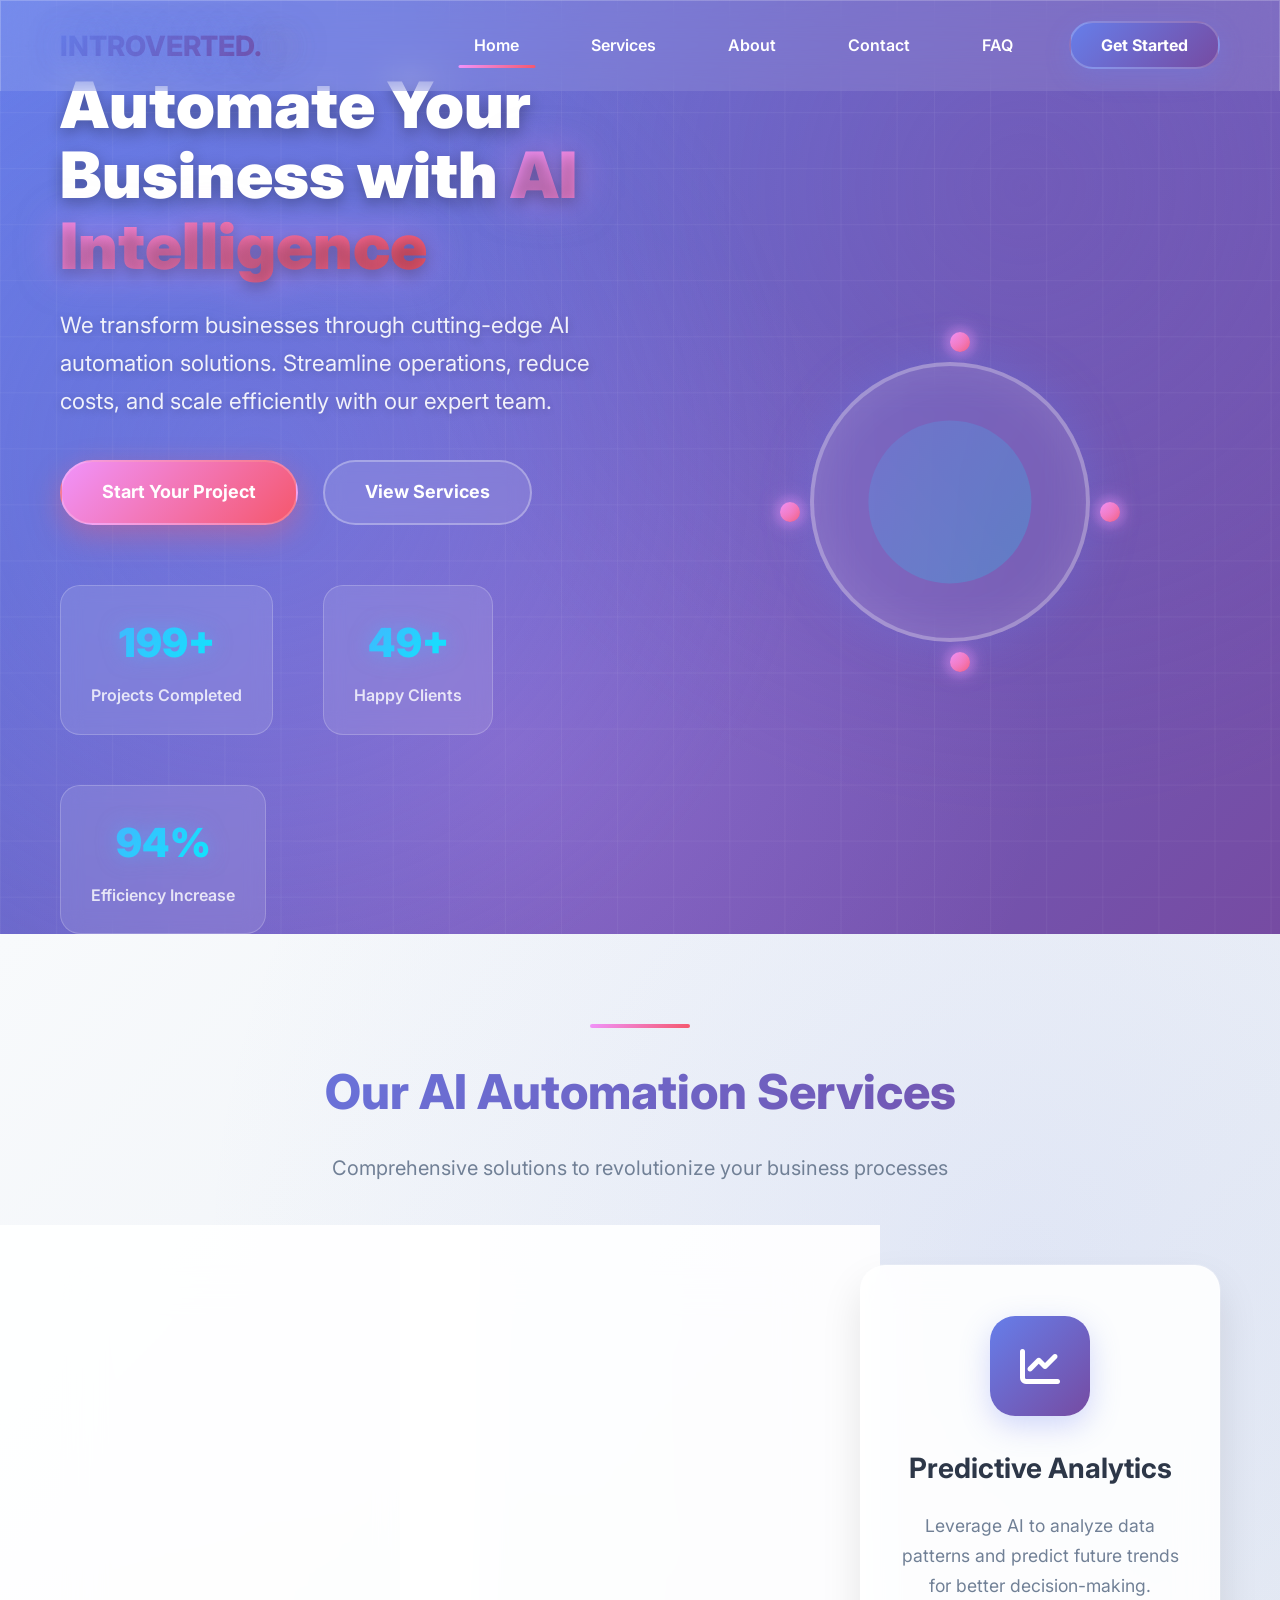
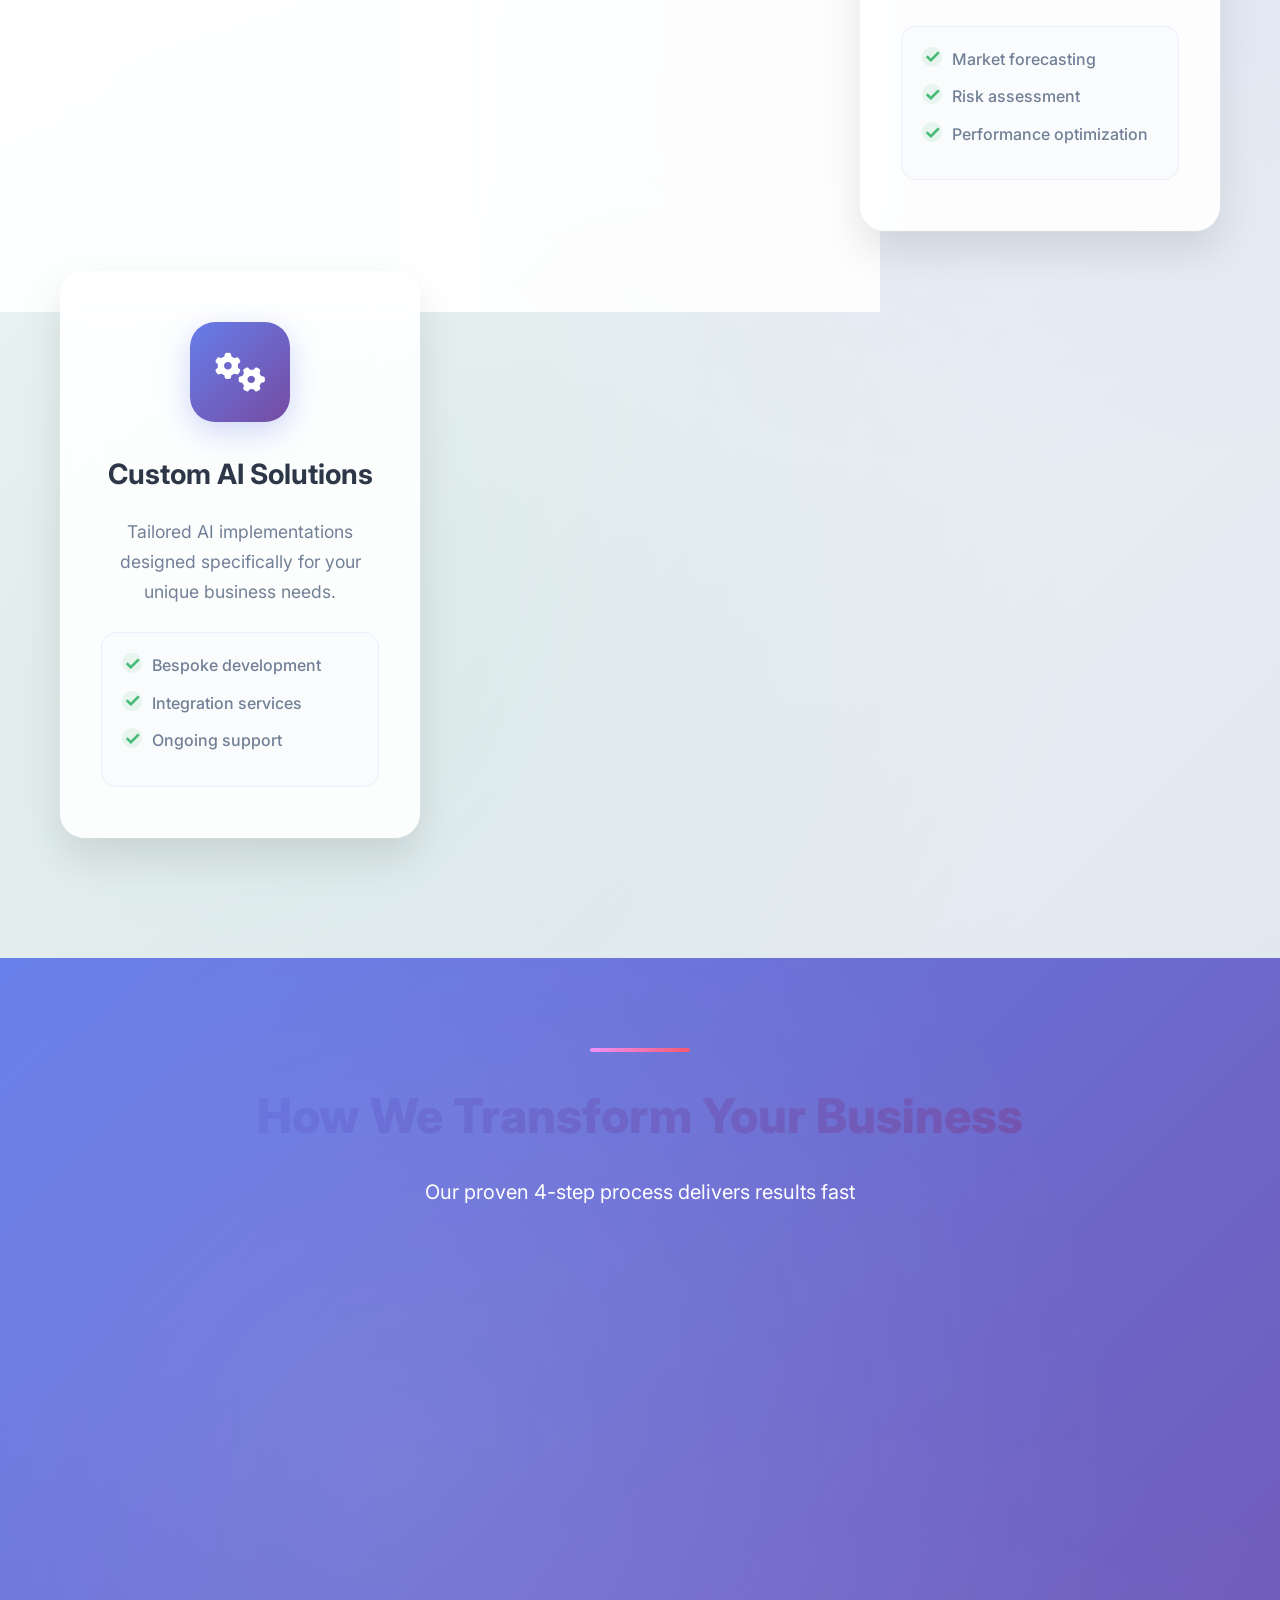
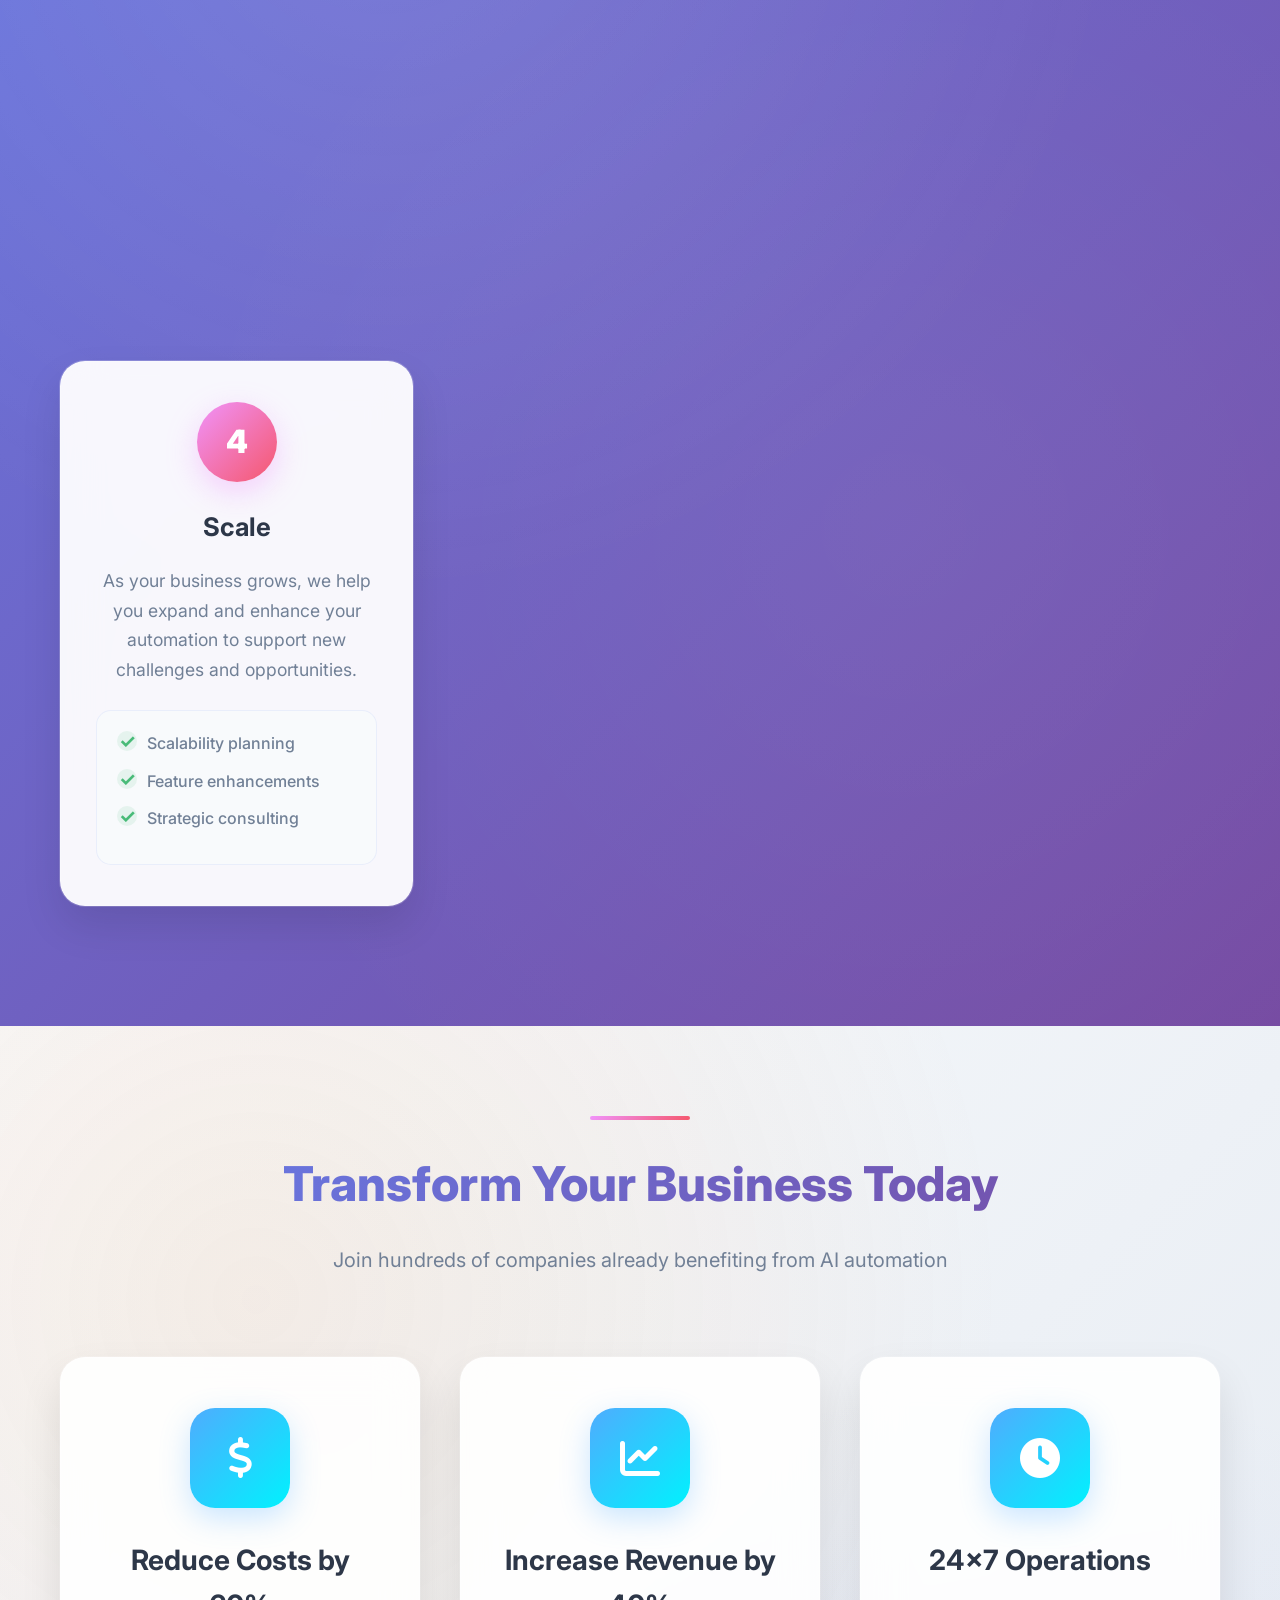
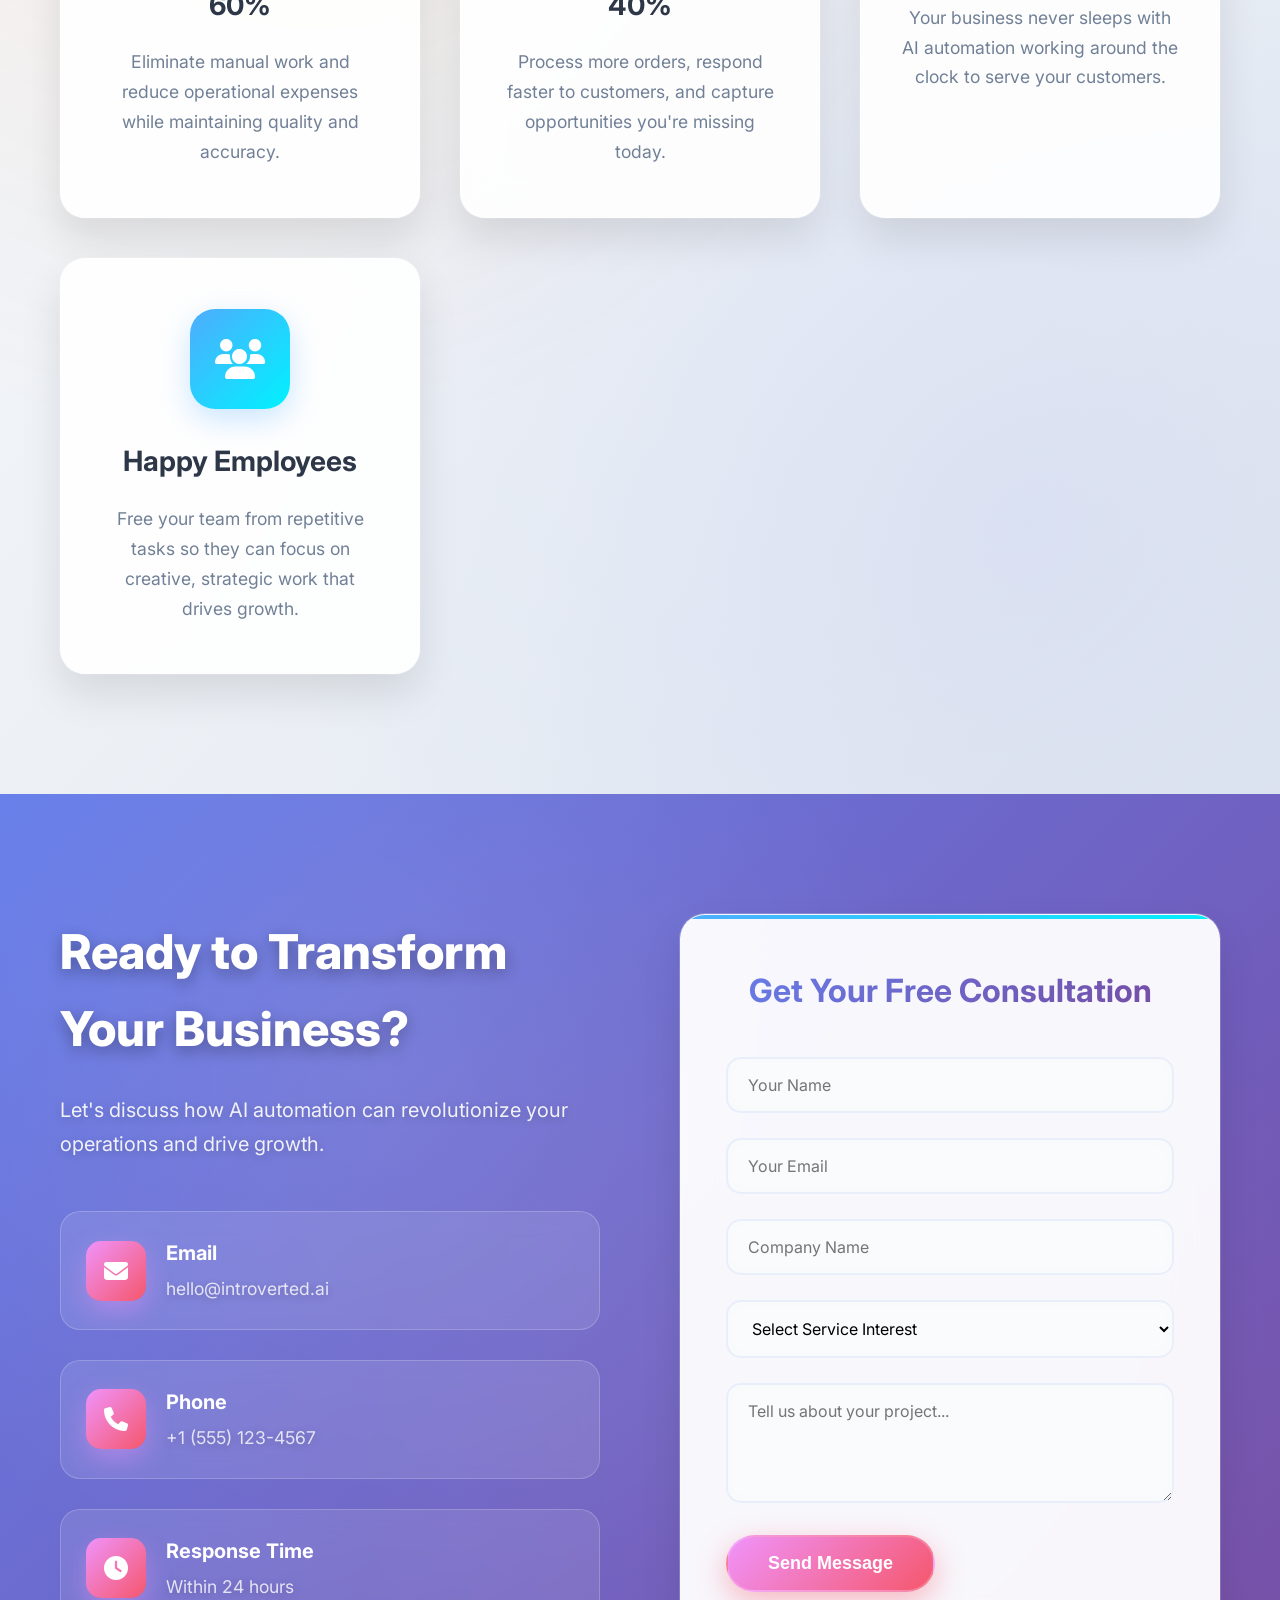
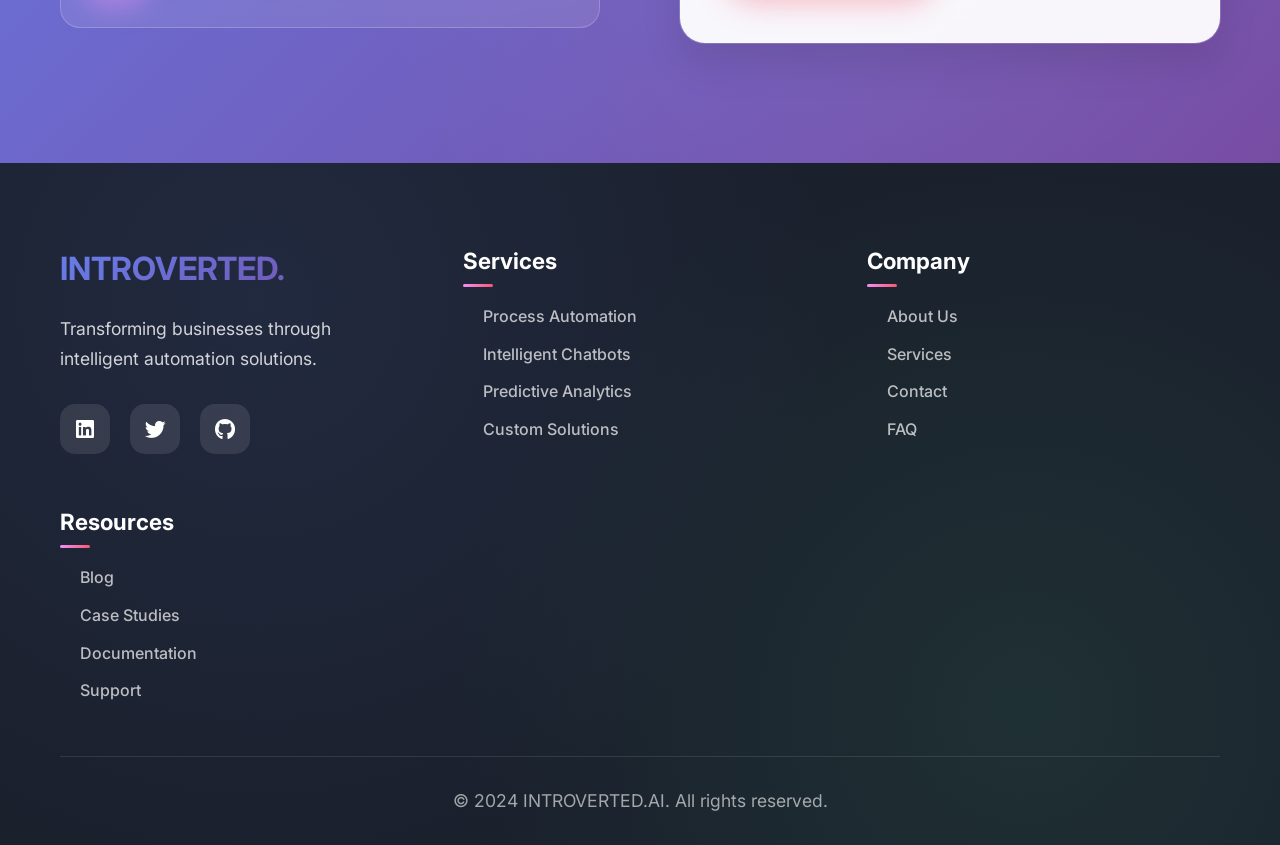
<file: index.html>
<!DOCTYPE html>
<html lang="en">
<head>
    <meta charset="UTF-8">
    <meta name="viewport" content="width=device-width, initial-scale=1.0">
    
    <!-- Enhanced Meta Tags for SEO and Social Media -->
    <title>INTROVERTED.AI - AI Automation Agency | Transform Your Business with AI</title>
    <meta name="description" content="Transform your business with cutting-edge AI automation solutions. Streamline operations, reduce costs by 60%, and scale efficiently with our expert team.">
    <meta name="keywords" content="AI automation, business automation, artificial intelligence, process automation, chatbots, predictive analytics">
    <meta name="author" content="INTROVERTED.AI">
    
    <!-- Open Graph Meta Tags -->
    <meta property="og:title" content="INTROVERTED.AI - AI Automation Agency">
    <meta property="og:description" content="Transform your business with cutting-edge AI automation solutions. Streamline operations, reduce costs by 60%, and scale efficiently.">
    <meta property="og:type" content="website">
    <meta property="og:url" content="https://introverted.ai">
    <meta property="og:image" content="https://introverted.ai/assets/og-image.jpg">
    
    <!-- Twitter Card Meta Tags -->
    <meta name="twitter:card" content="summary_large_image">
    <meta name="twitter:title" content="INTROVERTED.AI - AI Automation Agency">
    <meta name="twitter:description" content="Transform your business with cutting-edge AI automation solutions.">
    <meta name="twitter:image" content="https://introverted.ai/assets/twitter-image.jpg">
    
    <!-- Favicon -->
    <link rel="icon" type="image/x-icon" href="/favicon.ico">
    <link rel="apple-touch-icon" sizes="180x180" href="/apple-touch-icon.png">
    
    <!-- Preload Critical Resources -->
    <link rel="preload" href="https://fonts.googleapis.com/css2?family=Inter:wght@300;400;500;600;700;800;900&display=swap" as="style">
    <link rel="preload" href="styles.css" as="style">
    
    <!-- Stylesheets -->
    <link rel="stylesheet" href="styles.css">
    <link href="https://fonts.googleapis.com/css2?family=Inter:wght@300;400;500;600;700;800;900&display=swap" rel="stylesheet">
    <link rel="stylesheet" href="https://cdnjs.cloudflare.com/ajax/libs/font-awesome/6.4.0/css/all.min.css">
    
    <!-- Structured Data for SEO -->
    <script type="application/ld+json">
    {
        "@context": "https://schema.org",
        "@type": "Organization",
        "name": "INTROVERTED.AI",
        "url": "https://introverted.ai",
        "logo": "https://introverted.ai/logo.png",
        "description": "AI Automation Agency transforming businesses through intelligent automation solutions",
        "address": {
            "@type": "PostalAddress",
            "addressCountry": "US"
        },
        "contactPoint": {
            "@type": "ContactPoint",
            "telephone": "+1-555-123-4567",
            "contactType": "Customer Service",
            "email": "hello@introverted.ai"
        },
        "sameAs": [
            "https://linkedin.com/company/introverted-ai",
            "https://twitter.com/introverted_ai"
        ]
    }
    </script>
</head>
<body>
    <!-- Skip to main content for accessibility -->
    <a href="#main" class="skip-link" style="position: absolute; left: -9999px; width: 1px; height: 1px; overflow: hidden;">Skip to main content</a>
    
    <!-- Navigation -->
    <nav class="navbar" role="navigation" aria-label="Main navigation">
        <div class="nav-container">
            <div class="nav-logo">
                <h2 aria-label="INTROVERTED.AI - Home">INTROVERTED.<span class="ai-text">AI</span></h2>
            </div>
            <ul class="nav-menu" role="menubar">
                <li class="nav-item" role="none">
                    <a href="index.html" class="nav-link active" role="menuitem" aria-current="page">Home</a>
                </li>
                <li class="nav-item" role="none">
                    <a href="services.html" class="nav-link" role="menuitem">Services</a>
                </li>
                <li class="nav-item" role="none">
                    <a href="about.html" class="nav-link" role="menuitem">About</a>
                </li>
                <li class="nav-item" role="none">
                    <a href="contact.html" class="nav-link" role="menuitem">Contact</a>
                </li>
                <li class="nav-item" role="none">
                    <a href="faq.html" class="nav-link" role="menuitem">FAQ</a>
                </li>
                <li class="nav-item" role="none">
                    <a href="contact.html" class="nav-link cta-button" role="menuitem">Get Started</a>
                </li>
            </ul>
            <button class="hamburger" aria-label="Toggle mobile menu" aria-expanded="false">
                <span class="bar"></span>
                <span class="bar"></span>
                <span class="bar"></span>
            </button>
        </div>
    </nav>

    <!-- Main Content -->
    <main id="main">
        <!-- Hero Section -->
        <section id="home" class="hero" aria-labelledby="hero-heading">
            <div class="hero-container">
                <div class="hero-content">
                    <h1 id="hero-heading" class="hero-title">
                        Automate Your Business with 
                        <span class="gradient-text">AI Intelligence</span>
                    </h1>
                    <p class="hero-description">
                        We transform businesses through cutting-edge AI automation solutions. 
                        Streamline operations, reduce costs, and scale efficiently with our expert team.
                    </p>
                    <div class="hero-buttons">
                        <a href="contact.html" class="btn btn-primary" aria-describedby="cta-description">Start Your Project</a>
                        <a href="services.html" class="btn btn-secondary">View Services</a>
                    </div>
                    <div class="hero-stats" aria-label="Company achievements">
                        <div class="stat">
                            <h3 data-target="200" aria-label="200 plus projects completed">200+</h3>
                            <p>Projects Completed</p>
                        </div>
                        <div class="stat">
                            <h3 data-target="50" aria-label="50 plus happy clients">50+</h3>
                            <p>Happy Clients</p>
                        </div>
                        <div class="stat">
                            <h3 data-target="95" aria-label="95 percent efficiency increase">95%</h3>
                            <p>Efficiency Increase</p>
                        </div>
                    </div>
                    <p id="cta-description" class="sr-only">Get started with our AI automation services to transform your business</p>
                </div>
                <div class="hero-visual" aria-hidden="true">
                    <div class="ai-animation">
                        <div class="ai-circle"></div>
                        <div class="ai-nodes">
                            <div class="node node-1"></div>
                            <div class="node node-2"></div>
                            <div class="node node-3"></div>
                            <div class="node node-4"></div>
                        </div>
                    </div>
                </div>
            </div>
        </section>

        <!-- Services Section -->
        <section id="services" class="services" aria-labelledby="services-heading">
            <div class="container">
                <div class="section-header">
                    <h2 id="services-heading">Our AI Automation Services</h2>
                    <p>Comprehensive solutions to revolutionize your business processes</p>
                </div>
                <div class="services-grid">
                    <article class="service-card">
                        <div class="service-icon" aria-hidden="true">
                            <i class="fas fa-robot"></i>
                        </div>
                        <h3>Process Automation</h3>
                        <p>Automate repetitive tasks and workflows to increase efficiency and reduce human error.</p>
                        <ul>
                            <li>Workflow optimization</li>
                            <li>Task automation</li>
                            <li>Data processing</li>
                        </ul>
                    </article>
                    <article class="service-card">
                        <div class="service-icon" aria-hidden="true">
                            <i class="fas fa-brain"></i>
                        </div>
                        <h3>Intelligent Chatbots</h3>
                        <p>Deploy AI-powered chatbots for customer service, sales, and internal operations.</p>
                        <ul>
                            <li>24/7 customer support</li>
                            <li>Lead qualification</li>
                            <li>Internal assistance</li>
                        </ul>
                    </article>
                    <article class="service-card">
                        <div class="service-icon" aria-hidden="true">
                            <i class="fas fa-chart-line"></i>
                        </div>
                        <h3>Predictive Analytics</h3>
                        <p>Leverage AI to analyze data patterns and predict future trends for better decision-making.</p>
                        <ul>
                            <li>Market forecasting</li>
                            <li>Risk assessment</li>
                            <li>Performance optimization</li>
                        </ul>
                    </article>
                    <article class="service-card">
                        <div class="service-icon" aria-hidden="true">
                            <i class="fas fa-cogs"></i>
                        </div>
                        <h3>Custom AI Solutions</h3>
                        <p>Tailored AI implementations designed specifically for your unique business needs.</p>
                        <ul>
                            <li>Bespoke development</li>
                            <li>Integration services</li>
                            <li>Ongoing support</li>
                        </ul>
                    </article>
                </div>
            </div>
        </section>

        <!-- How We Work Section -->
        <section class="how-we-work" aria-labelledby="process-heading">
            <div class="container">
                <div class="section-header">
                    <h2 id="process-heading">How We Transform Your Business</h2>
                    <p>Our proven 4-step process delivers results fast</p>
                </div>
                <div class="process-steps">
                    <article class="step">
                        <div class="step-number" aria-hidden="true">1</div>
                        <div class="step-content">
                            <h3>Map Out</h3>
                            <p>We analyze your current processes and identify automation opportunities that will deliver the highest ROI.</p>
                            <ul>
                                <li>Process audit and assessment</li>
                                <li>ROI calculation and prioritization</li>
                                <li>Automation roadmap creation</li>
                            </ul>
                        </div>
                    </article>
                    <article class="step">
                        <div class="step-number" aria-hidden="true">2</div>
                        <div class="step-content">
                            <h3>Integrate</h3>
                            <p>Our experts build and deploy custom AI solutions that integrate seamlessly with your existing systems.</p>
                            <ul>
                                <li>Custom AI development</li>
                                <li>System integration</li>
                                <li>Testing and optimization</li>
                            </ul>
                        </div>
                    </article>
                    <article class="step">
                        <div class="step-number" aria-hidden="true">3</div>
                        <div class="step-content">
                            <h3>Manage</h3>
                            <p>We provide ongoing support, monitoring, and optimization to ensure your automation continues to deliver value.</p>
                            <ul>
                                <li>24/7 monitoring and support</li>
                                <li>Performance optimization</li>
                                <li>Team training and documentation</li>
                            </ul>
                        </div>
                    </article>
                    <article class="step">
                        <div class="step-number" aria-hidden="true">4</div>
                        <div class="step-content">
                            <h3>Scale</h3>
                            <p>As your business grows, we help you expand and enhance your automation to support new challenges and opportunities.</p>
                            <ul>
                                <li>Scalability planning</li>
                                <li>Feature enhancements</li>
                                <li>Strategic consulting</li>
                            </ul>
                        </div>
                    </article>
                </div>
            </div>
        </section>

        <!-- Benefits Section -->
        <section class="benefits" aria-labelledby="benefits-heading">
            <div class="container">
                <div class="section-header">
                    <h2 id="benefits-heading">Transform Your Business Today</h2>
                    <p>Join hundreds of companies already benefiting from AI automation</p>
                </div>
                <div class="benefits-grid">
                    <article class="benefit-card">
                        <div class="benefit-icon" aria-hidden="true">
                            <i class="fas fa-dollar-sign"></i>
                        </div>
                        <h3>Reduce Costs by 60%</h3>
                        <p>Eliminate manual work and reduce operational expenses while maintaining quality and accuracy.</p>
                    </article>
                    <article class="benefit-card">
                        <div class="benefit-icon" aria-hidden="true">
                            <i class="fas fa-chart-line"></i>
                        </div>
                        <h3>Increase Revenue by 40%</h3>
                        <p>Process more orders, respond faster to customers, and capture opportunities you're missing today.</p>
                    </article>
                    <article class="benefit-card">
                        <div class="benefit-icon" aria-hidden="true">
                            <i class="fas fa-clock"></i>
                        </div>
                        <h3>24x7 Operations</h3>
                        <p>Your business never sleeps with AI automation working around the clock to serve your customers.</p>
                    </article>
                    <article class="benefit-card">
                        <div class="benefit-icon" aria-hidden="true">
                            <i class="fas fa-users"></i>
                        </div>
                        <h3>Happy Employees</h3>
                        <p>Free your team from repetitive tasks so they can focus on creative, strategic work that drives growth.</p>
                    </article>
                </div>
            </div>
        </section>

        <!-- Contact Section -->
        <section class="contact" aria-labelledby="contact-heading">
            <div class="container">
                <div class="contact-content">
                    <div class="contact-info">
                        <h2 id="contact-heading">Ready to Transform Your Business?</h2>
                        <p>Let's discuss how AI automation can revolutionize your operations and drive growth.</p>
                        
                        <div class="contact-details">
                            <div class="contact-item">
                                <i class="fas fa-envelope" aria-hidden="true"></i>
                                <div>
                                    <h4>Email</h4>
                                    <p><a href="mailto:hello@introverted.ai">hello@introverted.ai</a></p>
                                </div>
                            </div>
                            <div class="contact-item">
                                <i class="fas fa-phone" aria-hidden="true"></i>
                                <div>
                                    <h4>Phone</h4>
                                    <p><a href="tel:+15551234567">+1 (555) 123-4567</a></p>
                                </div>
                            </div>
                            <div class="contact-item">
                                <i class="fas fa-clock" aria-hidden="true"></i>
                                <div>
                                    <h4>Response Time</h4>
                                    <p>Within 24 hours</p>
                                </div>
                            </div>
                        </div>
                    </div>
                    
                    <form class="contact-form" novalidate aria-labelledby="form-heading">
                        <h3 id="form-heading">Get Your Free Consultation</h3>
                        <div class="form-group">
                            <label for="name" class="sr-only">Your Name</label>
                            <input type="text" id="name" name="name" placeholder="Your Name" required aria-describedby="name-error">
                            <div id="name-error" class="error-message" role="alert" aria-live="polite"></div>
                        </div>
                        <div class="form-group">
                            <label for="email" class="sr-only">Your Email</label>
                            <input type="email" id="email" name="email" placeholder="Your Email" required aria-describedby="email-error">
                            <div id="email-error" class="error-message" role="alert" aria-live="polite"></div>
                        </div>
                        <div class="form-group">
                            <label for="company" class="sr-only">Company Name</label>
                            <input type="text" id="company" name="company" placeholder="Company Name">
                        </div>
                        <div class="form-group">
                            <label for="service" class="sr-only">Service Interest</label>
                            <select id="service" name="service" required aria-describedby="service-error">
                                <option value="">Select Service Interest</option>
                                <option value="process-automation">Process Automation</option>
                                <option value="chatbots">Intelligent Chatbots</option>
                                <option value="analytics">Predictive Analytics</option>
                                <option value="custom">Custom AI Solutions</option>
                            </select>
                            <div id="service-error" class="error-message" role="alert" aria-live="polite"></div>
                        </div>
                        <div class="form-group">
                            <label for="message" class="sr-only">Project Details</label>
                            <textarea id="message" name="message" placeholder="Tell us about your project..." rows="4" aria-describedby="message-error"></textarea>
                            <div id="message-error" class="error-message" role="alert" aria-live="polite"></div>
                        </div>
                        <button type="submit" class="btn btn-primary">Send Message</button>
                    </form>
                </div>
            </div>
        </section>
    </main>

    <!-- Footer -->
    <footer class="footer" role="contentinfo">
        <div class="container">
            <div class="footer-content">
                <div class="footer-section">
                    <h3>INTROVERTED.<span class="ai-text">AI</span></h3>
                    <p>Transforming businesses through intelligent automation solutions.</p>
                    <div class="social-links">
                        <a href="#" aria-label="LinkedIn"><i class="fab fa-linkedin" aria-hidden="true"></i></a>
                        <a href="#" aria-label="Twitter"><i class="fab fa-twitter" aria-hidden="true"></i></a>
                        <a href="#" aria-label="GitHub"><i class="fab fa-github" aria-hidden="true"></i></a>
                    </div>
                </div>
                <div class="footer-section">
                    <h4>Services</h4>
                    <ul>
                        <li><a href="services.html">Process Automation</a></li>
                        <li><a href="services.html">Intelligent Chatbots</a></li>
                        <li><a href="services.html">Predictive Analytics</a></li>
                        <li><a href="services.html">Custom Solutions</a></li>
                    </ul>
                </div>
                <div class="footer-section">
                    <h4>Company</h4>
                    <ul>
                        <li><a href="about.html">About Us</a></li>
                        <li><a href="services.html">Services</a></li>
                        <li><a href="contact.html">Contact</a></li>
                        <li><a href="faq.html">FAQ</a></li>
                    </ul>
                </div>
                <div class="footer-section">
                    <h4>Resources</h4>
                    <ul>
                        <li><a href="#">Blog</a></li>
                        <li><a href="services.html">Case Studies</a></li>
                        <li><a href="#">Documentation</a></li>
                        <li><a href="contact.html">Support</a></li>
                    </ul>
                </div>
            </div>
            <div class="footer-bottom">
                <p>&copy; 2024 INTROVERTED.AI. All rights reserved.</p>
            </div>
        </div>
    </footer>

    <!-- Scripts -->
    <script src="script.js"></script>
</body>
</html>
</file>
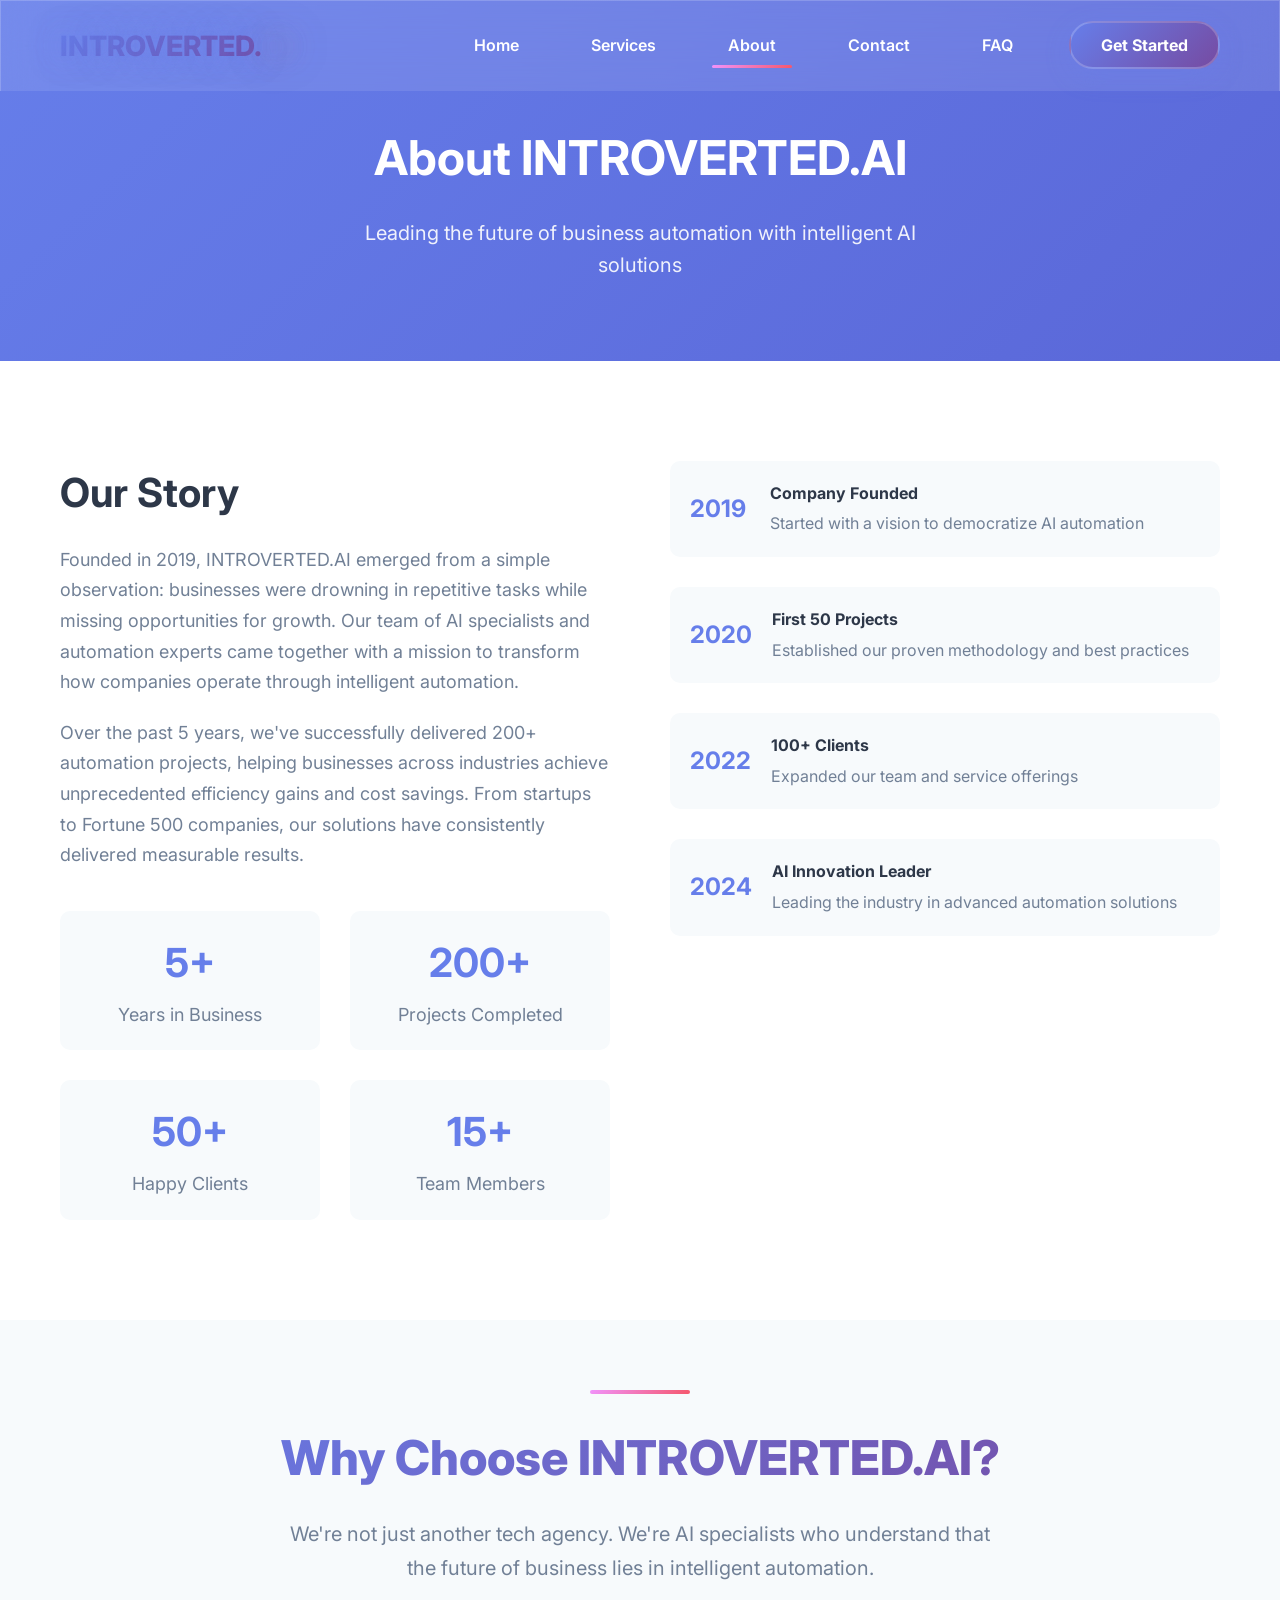
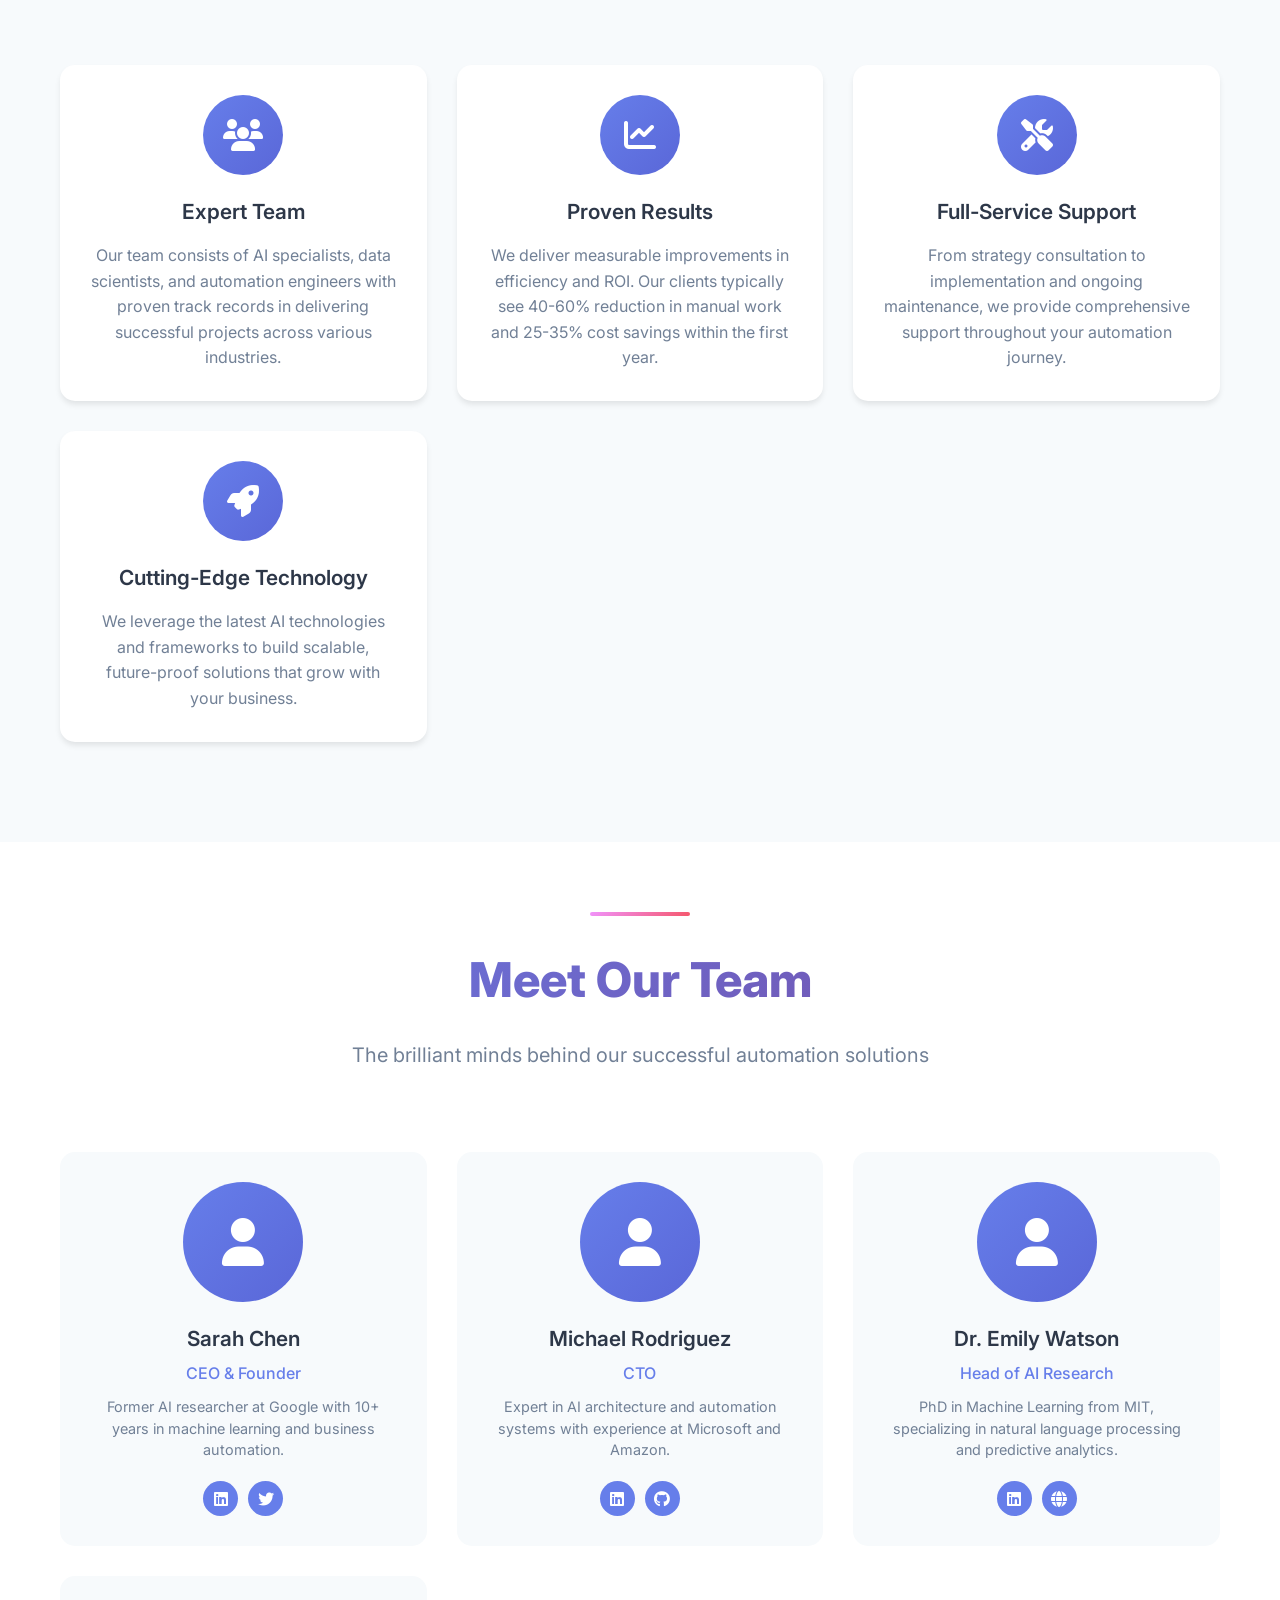
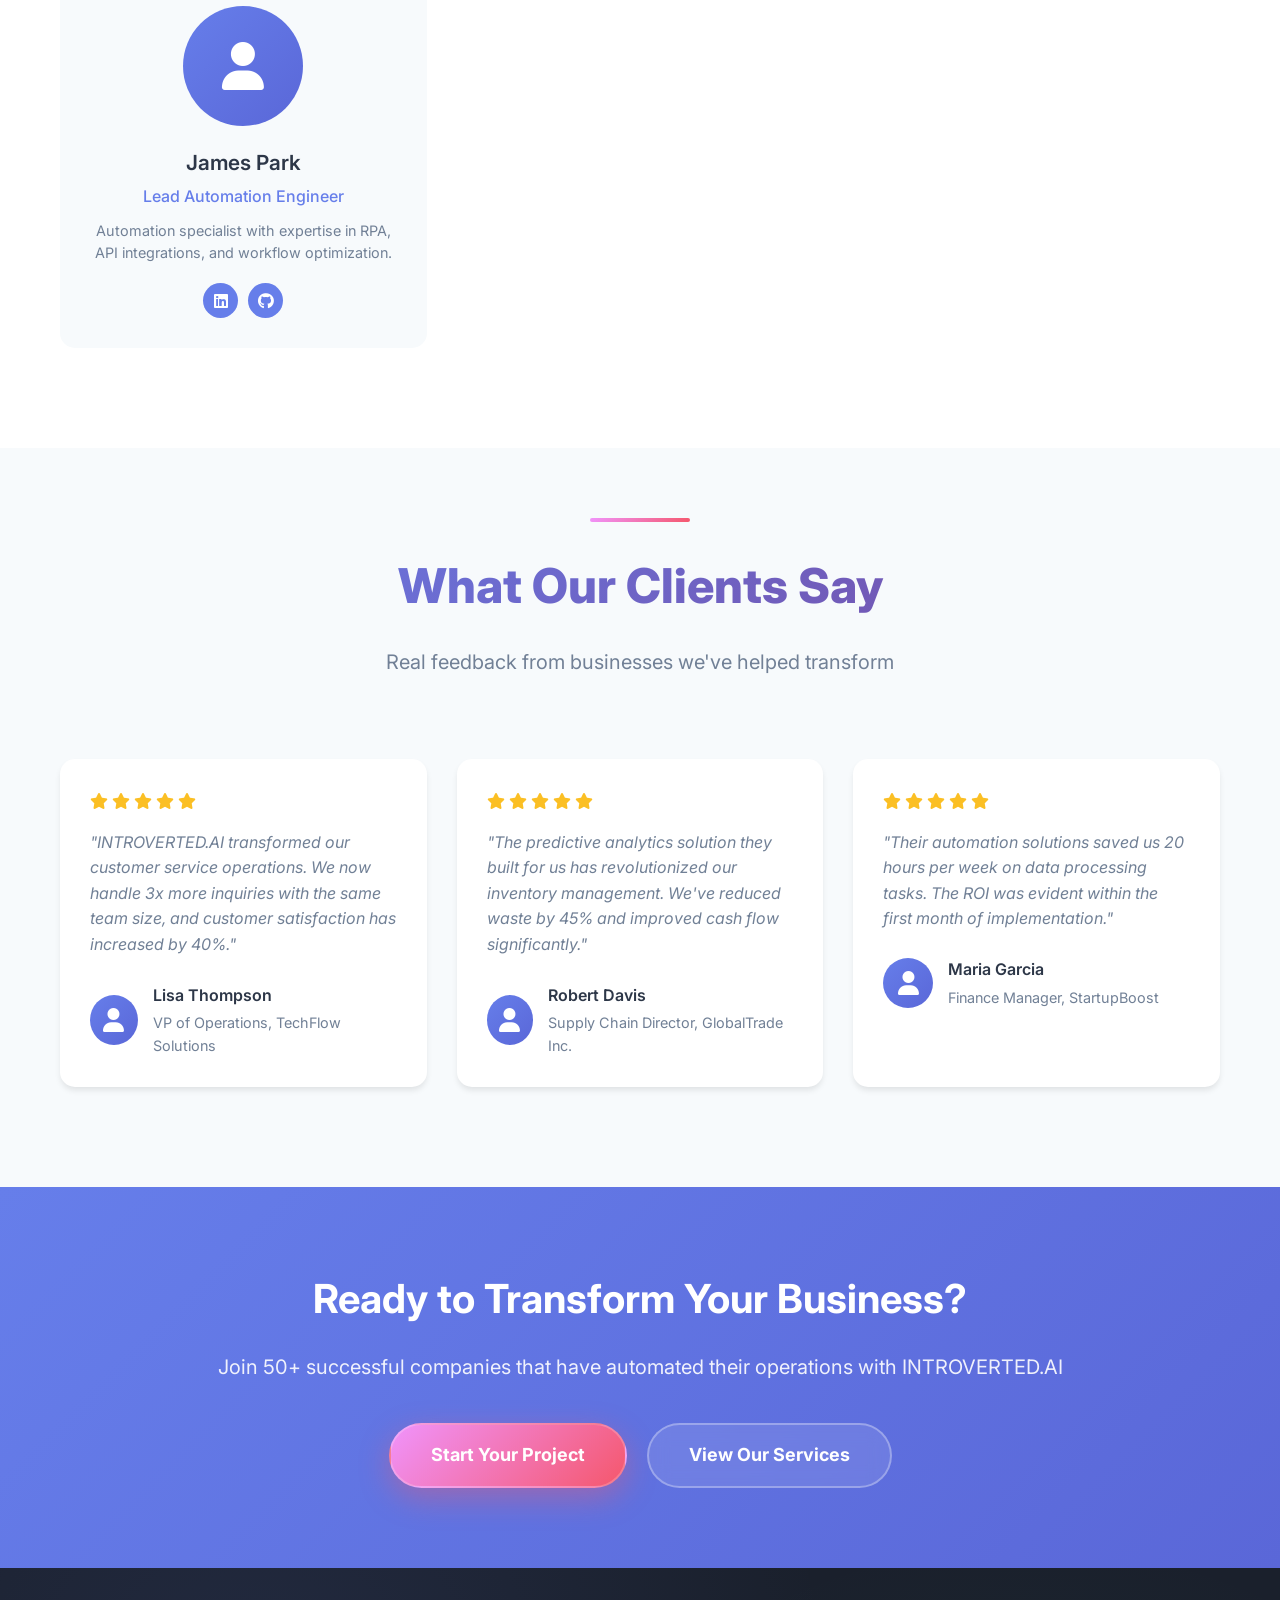
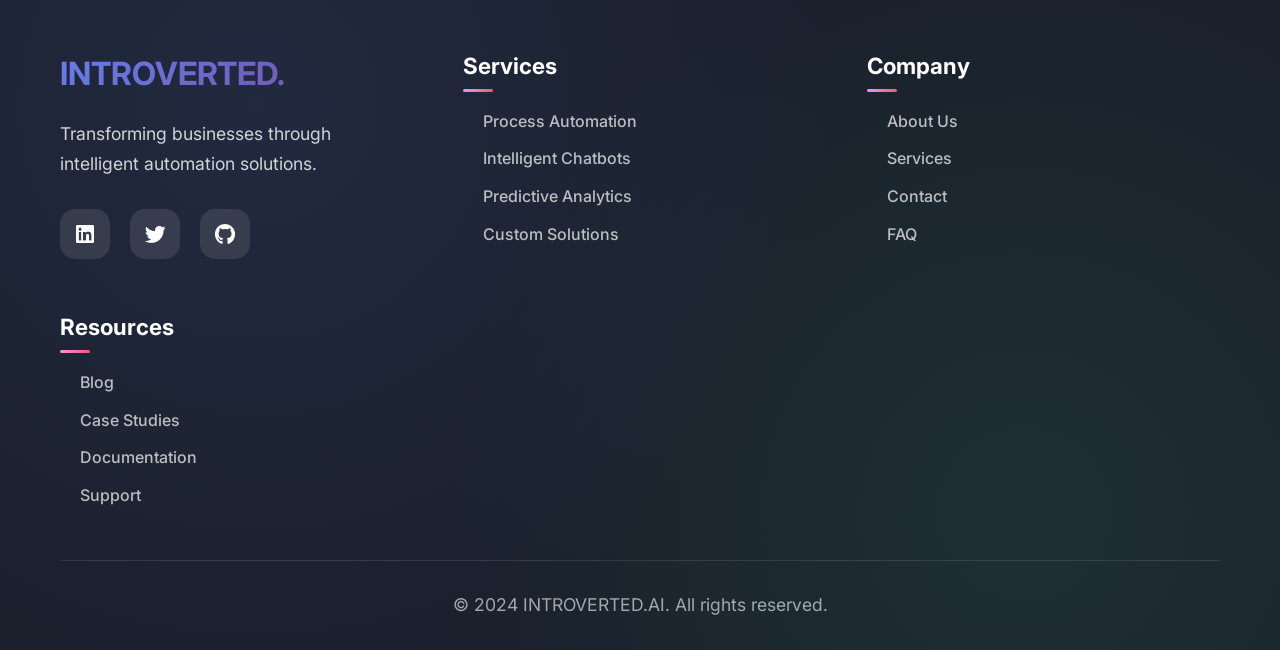
<file: about.html>
<!DOCTYPE html>
<html lang="en">
<head>
    <meta charset="UTF-8">
    <meta name="viewport" content="width=device-width, initial-scale=1.0">
    <title>About Us - INTROVERTED.AI</title>
    <link rel="stylesheet" href="styles.css">
    <link href="https://fonts.googleapis.com/css2?family=Inter:wght@300;400;500;600;700&display=swap" rel="stylesheet">
    <link rel="stylesheet" href="https://cdnjs.cloudflare.com/ajax/libs/font-awesome/6.4.0/css/all.min.css">
</head>
<body>
    <!-- Navigation -->
    <nav class="navbar">
        <div class="nav-container">
            <div class="nav-logo">
                <h2>INTROVERTED.<span class="ai-text">AI</span></h2>
            </div>
            <ul class="nav-menu">
                <li class="nav-item">
                    <a href="index.html" class="nav-link">Home</a>
                </li>
                <li class="nav-item">
                    <a href="services.html" class="nav-link">Services</a>
                </li>
                <li class="nav-item">
                    <a href="about.html" class="nav-link active">About</a>
                </li>
                <li class="nav-item">
                    <a href="contact.html" class="nav-link">Contact</a>
                </li>
                <li class="nav-item">
                    <a href="faq.html" class="nav-link">FAQ</a>
                </li>
                <li class="nav-item">
                    <a href="contact.html" class="nav-link cta-button">Get Started</a>
                </li>
            </ul>
            <div class="hamburger">
                <span class="bar"></span>
                <span class="bar"></span>
                <span class="bar"></span>
            </div>
        </div>
    </nav>

    <!-- Page Header -->
    <section class="page-header">
        <div class="container">
            <h1>About INTROVERTED.AI</h1>
            <p>Leading the future of business automation with intelligent AI solutions</p>
        </div>
    </section>

    <!-- Company Story Section -->
    <section class="company-story">
        <div class="container">
            <div class="story-content">
                <div class="story-text">
                    <h2>Our Story</h2>
                    <p>Founded in 2019, INTROVERTED.AI emerged from a simple observation: businesses were drowning in repetitive tasks while missing opportunities for growth. Our team of AI specialists and automation experts came together with a mission to transform how companies operate through intelligent automation.</p>
                    
                    <p>Over the past 5 years, we've successfully delivered 200+ automation projects, helping businesses across industries achieve unprecedented efficiency gains and cost savings. From startups to Fortune 500 companies, our solutions have consistently delivered measurable results.</p>

                    <div class="company-stats">
                        <div class="stat-item">
                            <h3>5+</h3>
                            <p>Years in Business</p>
                        </div>
                        <div class="stat-item">
                            <h3>200+</h3>
                            <p>Projects Completed</p>
                        </div>
                        <div class="stat-item">
                            <h3>50+</h3>
                            <p>Happy Clients</p>
                        </div>
                        <div class="stat-item">
                            <h3>15+</h3>
                            <p>Team Members</p>
                        </div>
                    </div>
                </div>
                <div class="story-visual">
                    <div class="timeline">
                        <div class="timeline-item">
                            <div class="timeline-year">2019</div>
                            <div class="timeline-content">
                                <h4>Company Founded</h4>
                                <p>Started with a vision to democratize AI automation</p>
                            </div>
                        </div>
                        <div class="timeline-item">
                            <div class="timeline-year">2020</div>
                            <div class="timeline-content">
                                <h4>First 50 Projects</h4>
                                <p>Established our proven methodology and best practices</p>
                            </div>
                        </div>
                        <div class="timeline-item">
                            <div class="timeline-year">2022</div>
                            <div class="timeline-content">
                                <h4>100+ Clients</h4>
                                <p>Expanded our team and service offerings</p>
                            </div>
                        </div>
                        <div class="timeline-item">
                            <div class="timeline-year">2024</div>
                            <div class="timeline-content">
                                <h4>AI Innovation Leader</h4>
                                <p>Leading the industry in advanced automation solutions</p>
                            </div>
                        </div>
                    </div>
                </div>
            </div>
        </div>
    </section>

    <!-- Why Choose Us Section -->
    <section class="why-choose-us">
        <div class="container">
            <div class="section-header">
                <h2>Why Choose INTROVERTED.AI?</h2>
                <p>We're not just another tech agency. We're AI specialists who understand that the future of business lies in intelligent automation.</p>
            </div>
            
            <div class="features-grid">
                <div class="feature-card">
                    <div class="feature-icon">
                        <i class="fas fa-users"></i>
                    </div>
                    <h3>Expert Team</h3>
                    <p>Our team consists of AI specialists, data scientists, and automation engineers with proven track records in delivering successful projects across various industries.</p>
                </div>
                <div class="feature-card">
                    <div class="feature-icon">
                        <i class="fas fa-chart-line"></i>
                    </div>
                    <h3>Proven Results</h3>
                    <p>We deliver measurable improvements in efficiency and ROI. Our clients typically see 40-60% reduction in manual work and 25-35% cost savings within the first year.</p>
                </div>
                <div class="feature-card">
                    <div class="feature-icon">
                        <i class="fas fa-tools"></i>
                    </div>
                    <h3>Full-Service Support</h3>
                    <p>From strategy consultation to implementation and ongoing maintenance, we provide comprehensive support throughout your automation journey.</p>
                </div>
                <div class="feature-card">
                    <div class="feature-icon">
                        <i class="fas fa-rocket"></i>
                    </div>
                    <h3>Cutting-Edge Technology</h3>
                    <p>We leverage the latest AI technologies and frameworks to build scalable, future-proof solutions that grow with your business.</p>
                </div>
            </div>
        </div>
    </section>

    <!-- Team Section -->
    <section class="team-section">
        <div class="container">
            <div class="section-header">
                <h2>Meet Our Team</h2>
                <p>The brilliant minds behind our successful automation solutions</p>
            </div>
            <div class="team-grid">
                <div class="team-member">
                    <div class="member-photo">
                        <div class="placeholder-photo">
                            <i class="fas fa-user"></i>
                        </div>
                    </div>
                    <h4>Sarah Chen</h4>
                    <p class="member-role">CEO & Founder</p>
                    <p class="member-bio">Former AI researcher at Google with 10+ years in machine learning and business automation.</p>
                    <div class="member-social">
                        <a href="#"><i class="fab fa-linkedin"></i></a>
                        <a href="#"><i class="fab fa-twitter"></i></a>
                    </div>
                </div>
                <div class="team-member">
                    <div class="member-photo">
                        <div class="placeholder-photo">
                            <i class="fas fa-user"></i>
                        </div>
                    </div>
                    <h4>Michael Rodriguez</h4>
                    <p class="member-role">CTO</p>
                    <p class="member-bio">Expert in AI architecture and automation systems with experience at Microsoft and Amazon.</p>
                    <div class="member-social">
                        <a href="#"><i class="fab fa-linkedin"></i></a>
                        <a href="#"><i class="fab fa-github"></i></a>
                    </div>
                </div>
                <div class="team-member">
                    <div class="member-photo">
                        <div class="placeholder-photo">
                            <i class="fas fa-user"></i>
                        </div>
                    </div>
                    <h4>Dr. Emily Watson</h4>
                    <p class="member-role">Head of AI Research</p>
                    <p class="member-bio">PhD in Machine Learning from MIT, specializing in natural language processing and predictive analytics.</p>
                    <div class="member-social">
                        <a href="#"><i class="fab fa-linkedin"></i></a>
                        <a href="#"><i class="fas fa-globe"></i></a>
                    </div>
                </div>
                <div class="team-member">
                    <div class="member-photo">
                        <div class="placeholder-photo">
                            <i class="fas fa-user"></i>
                        </div>
                    </div>
                    <h4>James Park</h4>
                    <p class="member-role">Lead Automation Engineer</p>
                    <p class="member-bio">Automation specialist with expertise in RPA, API integrations, and workflow optimization.</p>
                    <div class="member-social">
                        <a href="#"><i class="fab fa-linkedin"></i></a>
                        <a href="#"><i class="fab fa-github"></i></a>
                    </div>
                </div>
            </div>
        </div>
    </section>

    <!-- Testimonials Section -->
    <section class="testimonials">
        <div class="container">
            <div class="section-header">
                <h2>What Our Clients Say</h2>
                <p>Real feedback from businesses we've helped transform</p>
            </div>
            <div class="testimonials-grid">
                <div class="testimonial-card">
                    <div class="testimonial-content">
                        <div class="stars">
                            <i class="fas fa-star"></i>
                            <i class="fas fa-star"></i>
                            <i class="fas fa-star"></i>
                            <i class="fas fa-star"></i>
                            <i class="fas fa-star"></i>
                        </div>
                        <p>"INTROVERTED.AI transformed our customer service operations. We now handle 3x more inquiries with the same team size, and customer satisfaction has increased by 40%."</p>
                    </div>
                    <div class="testimonial-author">
                        <div class="author-photo">
                            <div class="placeholder-photo">
                                <i class="fas fa-user"></i>
                            </div>
                        </div>
                        <div class="author-info">
                            <h4>Lisa Thompson</h4>
                            <p>VP of Operations, TechFlow Solutions</p>
                        </div>
                    </div>
                </div>
                <div class="testimonial-card">
                    <div class="testimonial-content">
                        <div class="stars">
                            <i class="fas fa-star"></i>
                            <i class="fas fa-star"></i>
                            <i class="fas fa-star"></i>
                            <i class="fas fa-star"></i>
                            <i class="fas fa-star"></i>
                        </div>
                        <p>"The predictive analytics solution they built for us has revolutionized our inventory management. We've reduced waste by 45% and improved cash flow significantly."</p>
                    </div>
                    <div class="testimonial-author">
                        <div class="author-photo">
                            <div class="placeholder-photo">
                                <i class="fas fa-user"></i>
                            </div>
                        </div>
                        <div class="author-info">
                            <h4>Robert Davis</h4>
                            <p>Supply Chain Director, GlobalTrade Inc.</p>
                        </div>
                    </div>
                </div>
                <div class="testimonial-card">
                    <div class="testimonial-content">
                        <div class="stars">
                            <i class="fas fa-star"></i>
                            <i class="fas fa-star"></i>
                            <i class="fas fa-star"></i>
                            <i class="fas fa-star"></i>
                            <i class="fas fa-star"></i>
                        </div>
                        <p>"Their automation solutions saved us 20 hours per week on data processing tasks. The ROI was evident within the first month of implementation."</p>
                    </div>
                    <div class="testimonial-author">
                        <div class="author-photo">
                            <div class="placeholder-photo">
                                <i class="fas fa-user"></i>
                            </div>
                        </div>
                        <div class="author-info">
                            <h4>Maria Garcia</h4>
                            <p>Finance Manager, StartupBoost</p>
                        </div>
                    </div>
                </div>
            </div>
        </div>
    </section>

    <!-- CTA Section -->
    <section class="cta-section">
        <div class="container">
            <div class="cta-content">
                <h2>Ready to Transform Your Business?</h2>
                <p>Join 50+ successful companies that have automated their operations with INTROVERTED.AI</p>
                <div class="cta-buttons">
                    <a href="contact.html" class="btn btn-primary">Start Your Project</a>
                    <a href="services.html" class="btn btn-secondary">View Our Services</a>
                </div>
            </div>
        </div>
    </section>

    <!-- Footer -->
    <footer class="footer">
        <div class="container">
            <div class="footer-content">
                <div class="footer-section">
                    <h3>INTROVERTED.<span class="ai-text">AI</span></h3>
                    <p>Transforming businesses through intelligent automation solutions.</p>
                    <div class="social-links">
                        <a href="#"><i class="fab fa-linkedin"></i></a>
                        <a href="#"><i class="fab fa-twitter"></i></a>
                        <a href="#"><i class="fab fa-github"></i></a>
                    </div>
                </div>
                <div class="footer-section">
                    <h4>Services</h4>
                    <ul>
                        <li><a href="services.html">Process Automation</a></li>
                        <li><a href="services.html">Intelligent Chatbots</a></li>
                        <li><a href="services.html">Predictive Analytics</a></li>
                        <li><a href="services.html">Custom Solutions</a></li>
                    </ul>
                </div>
                <div class="footer-section">
                    <h4>Company</h4>
                    <ul>
                        <li><a href="about.html">About Us</a></li>
                        <li><a href="services.html">Services</a></li>
                        <li><a href="contact.html">Contact</a></li>
                        <li><a href="faq.html">FAQ</a></li>
                    </ul>
                </div>
                <div class="footer-section">
                    <h4>Resources</h4>
                    <ul>
                        <li><a href="#">Blog</a></li>
                        <li><a href="services.html">Case Studies</a></li>
                        <li><a href="#">Documentation</a></li>
                        <li><a href="contact.html">Support</a></li>
                    </ul>
                </div>
            </div>
            <div class="footer-bottom">
                <p>&copy; 2024 INTROVERTED.AI. All rights reserved.</p>
            </div>
        </div>
    </footer>

    <script src="script.js"></script>
</body>
</html>
</file>
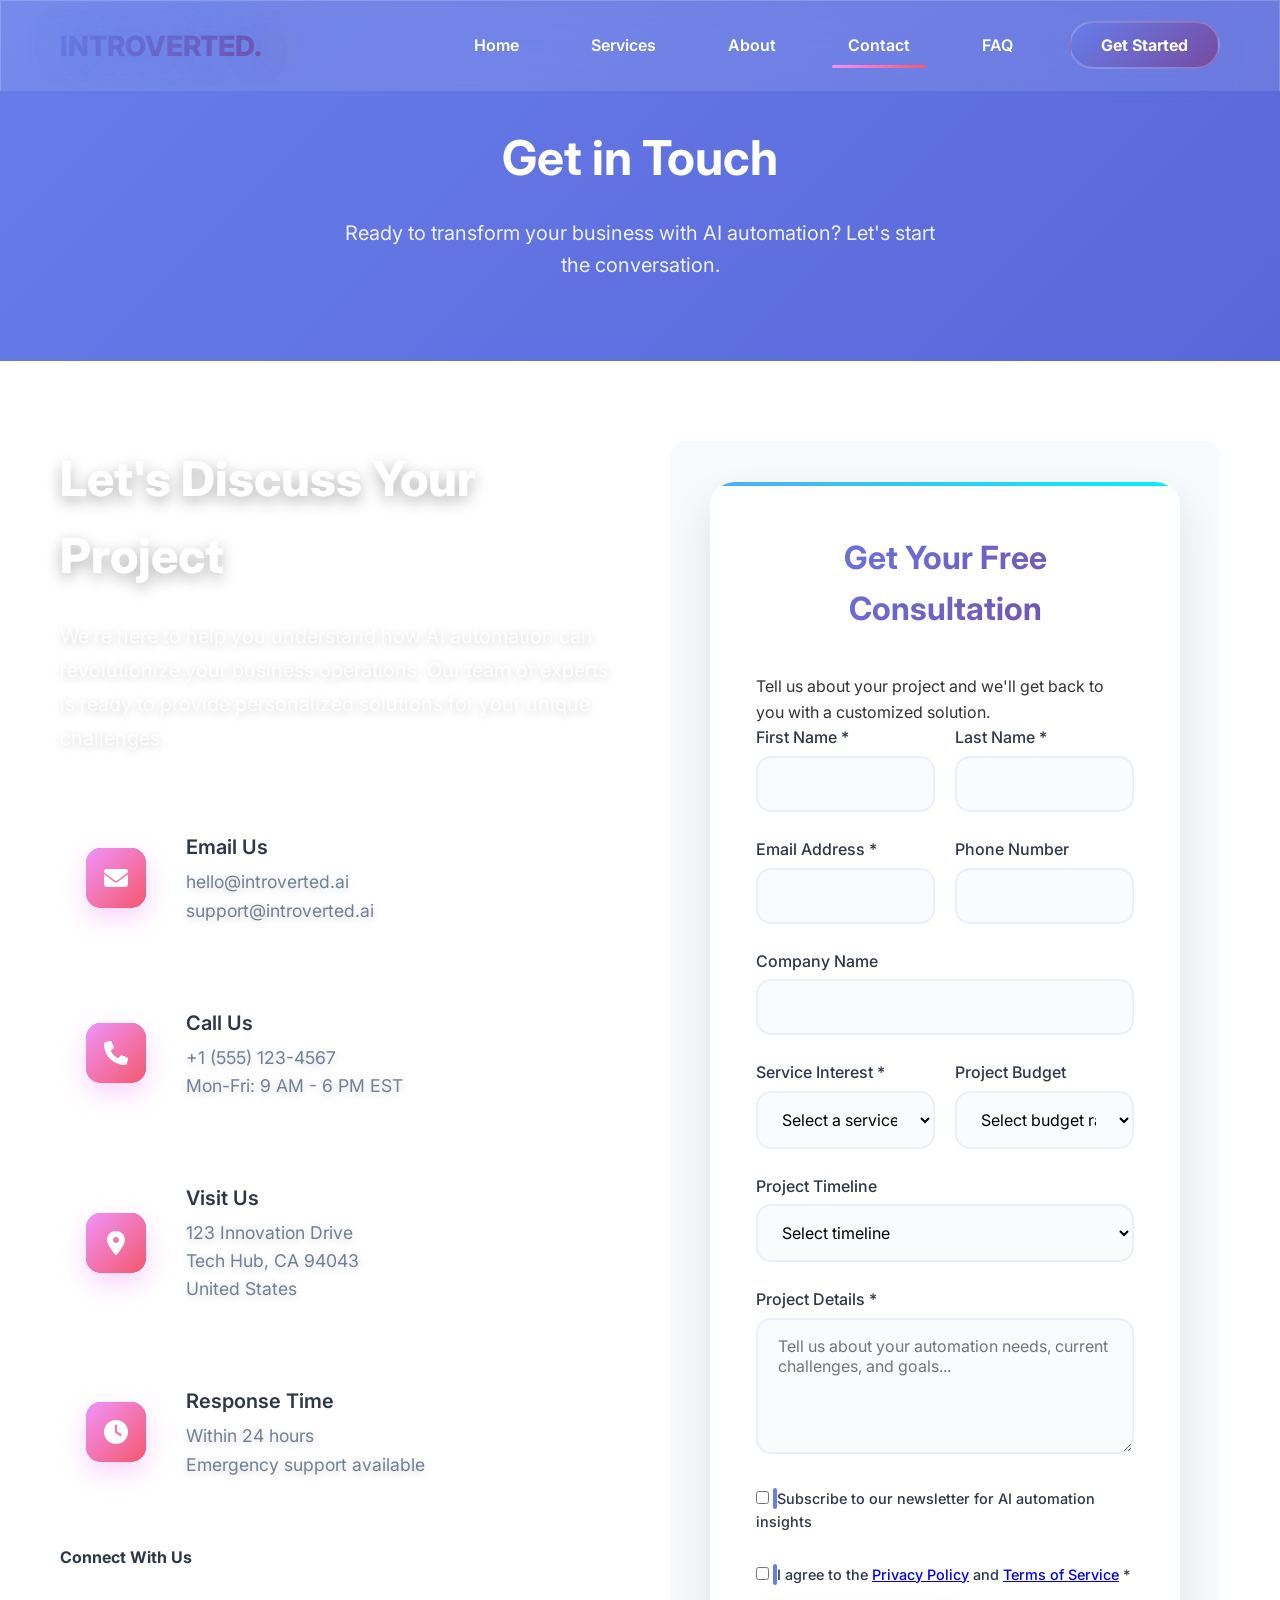
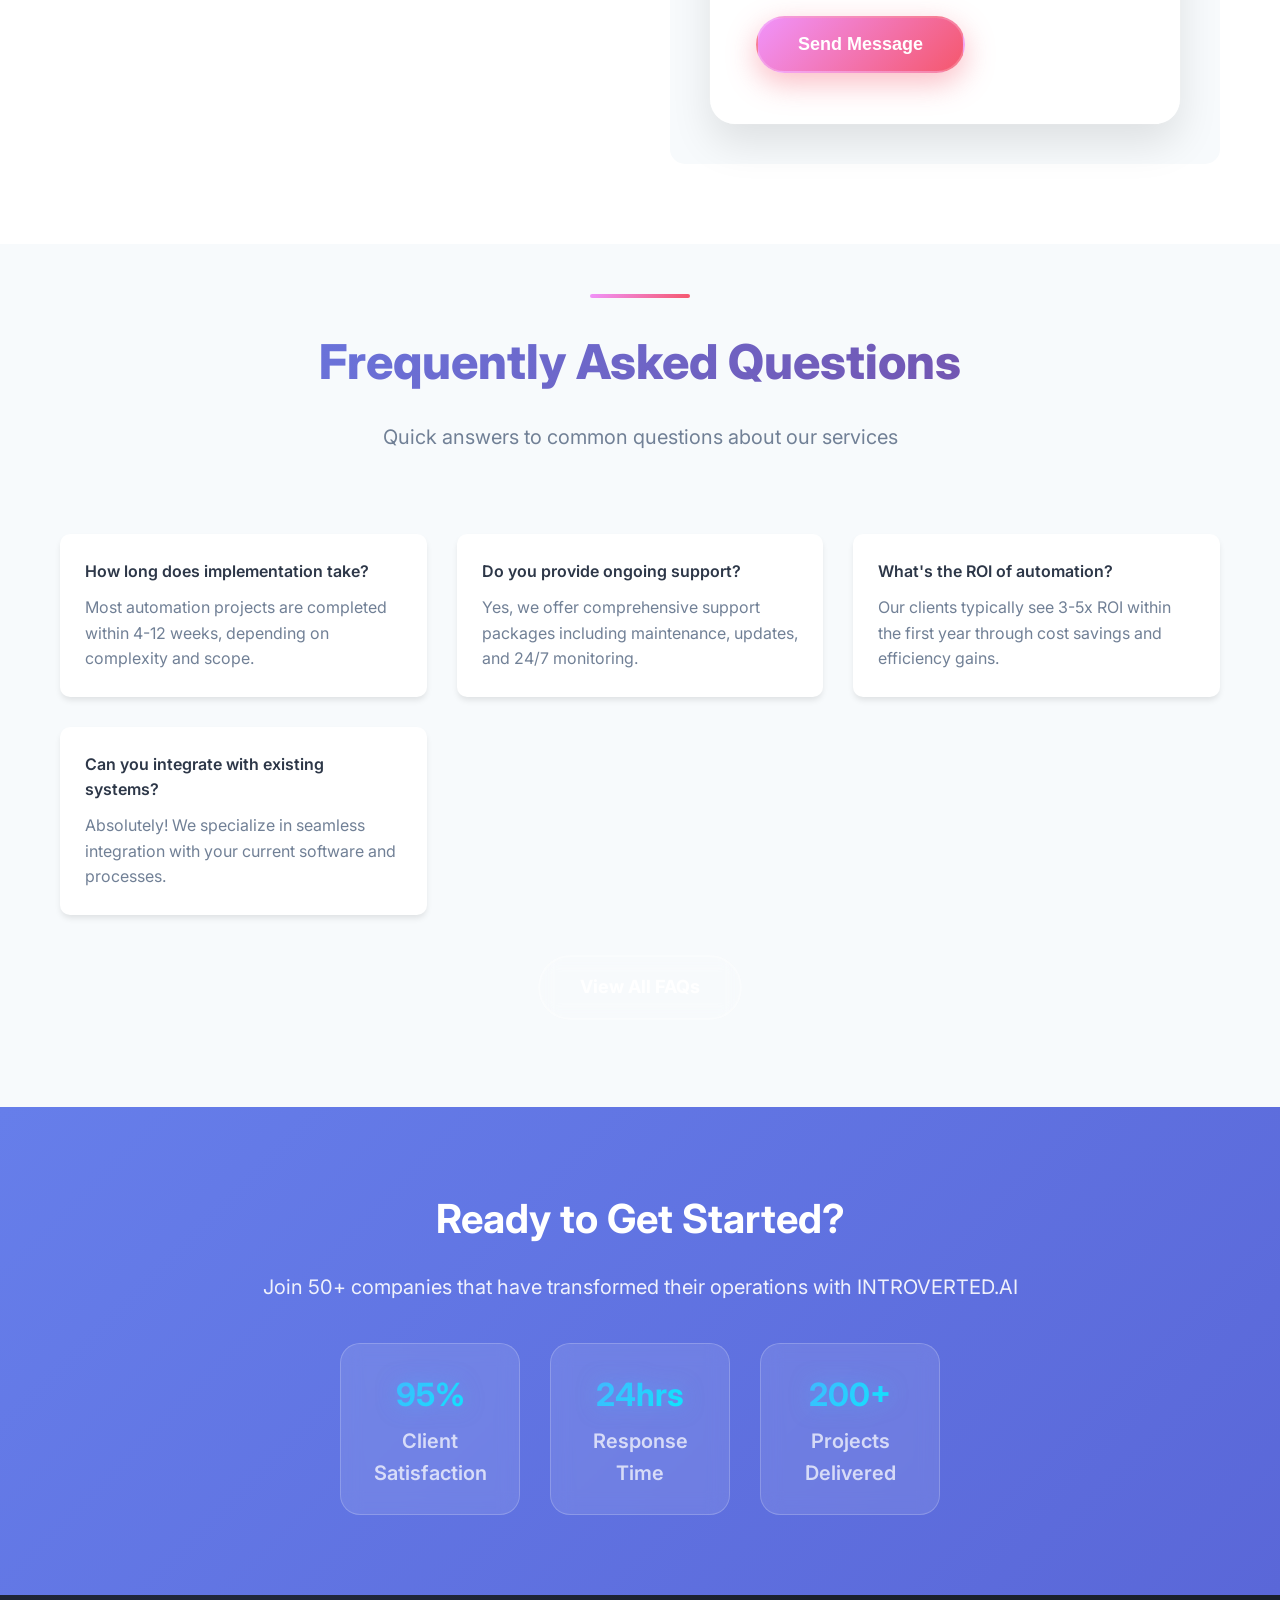
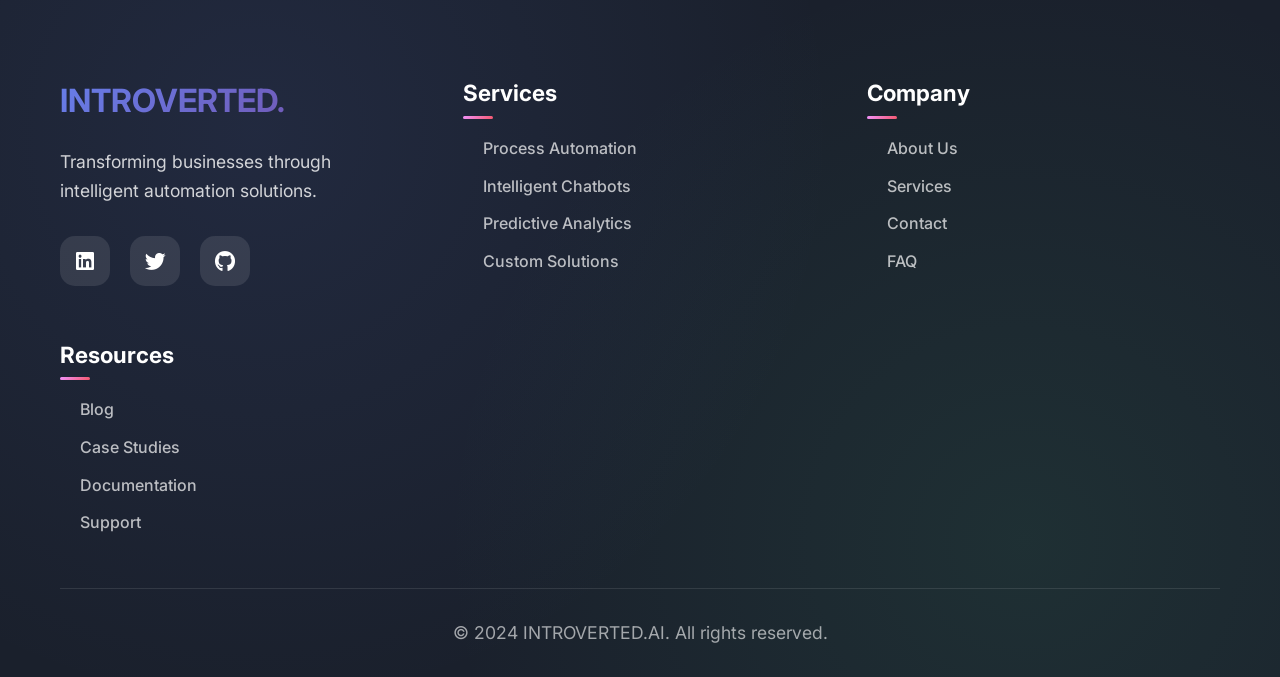
<file: contact.html>
<!DOCTYPE html>
<html lang="en">
<head>
    <meta charset="UTF-8">
    <meta name="viewport" content="width=device-width, initial-scale=1.0">
    <title>Contact Us - INTROVERTED.AI</title>
    <link rel="stylesheet" href="styles.css">
    <link href="https://fonts.googleapis.com/css2?family=Inter:wght@300;400;500;600;700&display=swap" rel="stylesheet">
    <link rel="stylesheet" href="https://cdnjs.cloudflare.com/ajax/libs/font-awesome/6.4.0/css/all.min.css">
</head>
<body>
    <!-- Navigation -->
    <nav class="navbar">
        <div class="nav-container">
            <div class="nav-logo">
                <h2>INTROVERTED.<span class="ai-text">AI</span></h2>
            </div>
            <ul class="nav-menu">
                <li class="nav-item">
                    <a href="index.html" class="nav-link">Home</a>
                </li>
                <li class="nav-item">
                    <a href="services.html" class="nav-link">Services</a>
                </li>
                <li class="nav-item">
                    <a href="about.html" class="nav-link">About</a>
                </li>
                <li class="nav-item">
                    <a href="contact.html" class="nav-link active">Contact</a>
                </li>
                <li class="nav-item">
                    <a href="faq.html" class="nav-link">FAQ</a>
                </li>
                <li class="nav-item">
                    <a href="contact.html" class="nav-link cta-button">Get Started</a>
                </li>
            </ul>
            <div class="hamburger">
                <span class="bar"></span>
                <span class="bar"></span>
                <span class="bar"></span>
            </div>
        </div>
    </nav>

    <!-- Page Header -->
    <section class="page-header">
        <div class="container">
            <h1>Get in Touch</h1>
            <p>Ready to transform your business with AI automation? Let's start the conversation.</p>
        </div>
    </section>

    <!-- Contact Section -->
    <section class="contact-page">
        <div class="container">
            <div class="contact-content">
                <div class="contact-info">
                    <h2>Let's Discuss Your Project</h2>
                    <p>We're here to help you understand how AI automation can revolutionize your business operations. Our team of experts is ready to provide personalized solutions for your unique challenges.</p>
                    
                    <div class="contact-details">
                        <div class="contact-item">
                            <div class="contact-icon">
                                <i class="fas fa-envelope"></i>
                            </div>
                            <div class="contact-text">
                                <h4>Email Us</h4>
                                <p>hello@introverted.ai</p>
                                <p>support@introverted.ai</p>
                            </div>
                        </div>
                        <div class="contact-item">
                            <div class="contact-icon">
                                <i class="fas fa-phone"></i>
                            </div>
                            <div class="contact-text">
                                <h4>Call Us</h4>
                                <p>+1 (555) 123-4567</p>
                                <p>Mon-Fri: 9 AM - 6 PM EST</p>
                            </div>
                        </div>
                        <div class="contact-item">
                            <div class="contact-icon">
                                <i class="fas fa-map-marker-alt"></i>
                            </div>
                            <div class="contact-text">
                                <h4>Visit Us</h4>
                                <p>123 Innovation Drive<br>Tech Hub, CA 94043<br>United States</p>
                            </div>
                        </div>
                        <div class="contact-item">
                            <div class="contact-icon">
                                <i class="fas fa-clock"></i>
                            </div>
                            <div class="contact-text">
                                <h4>Response Time</h4>
                                <p>Within 24 hours</p>
                                <p>Emergency support available</p>
                            </div>
                        </div>
                    </div>

                    <div class="social-contact">
                        <h4>Connect With Us</h4>
                        <div class="social-links">
                            <a href="#" class="social-link">
                                <i class="fab fa-linkedin"></i>
                                <span>LinkedIn</span>
                            </a>
                            <a href="#" class="social-link">
                                <i class="fab fa-twitter"></i>
                                <span>Twitter</span>
                            </a>
                            <a href="#" class="social-link">
                                <i class="fab fa-github"></i>
                                <span>GitHub</span>
                            </a>
                        </div>
                    </div>
                </div>
                
                <div class="contact-form-container">
                    <form class="contact-form" id="contactForm">
                        <h3>Get Your Free Consultation</h3>
                        <p>Tell us about your project and we'll get back to you with a customized solution.</p>
                        
                        <div class="form-row">
                            <div class="form-group">
                                <label for="firstName">First Name *</label>
                                <input type="text" id="firstName" name="firstName" required>
                            </div>
                            <div class="form-group">
                                <label for="lastName">Last Name *</label>
                                <input type="text" id="lastName" name="lastName" required>
                            </div>
                        </div>
                        
                        <div class="form-row">
                            <div class="form-group">
                                <label for="email">Email Address *</label>
                                <input type="email" id="email" name="email" required>
                            </div>
                            <div class="form-group">
                                <label for="phone">Phone Number</label>
                                <input type="tel" id="phone" name="phone">
                            </div>
                        </div>
                        
                        <div class="form-group">
                            <label for="company">Company Name</label>
                            <input type="text" id="company" name="company">
                        </div>
                        
                        <div class="form-row">
                            <div class="form-group">
                                <label for="service">Service Interest *</label>
                                <select id="service" name="service" required>
                                    <option value="">Select a service</option>
                                    <option value="process-automation">Process Automation</option>
                                    <option value="chatbots">Intelligent Chatbots</option>
                                    <option value="analytics">Predictive Analytics</option>
                                    <option value="custom">Custom AI Solutions</option>
                                    <option value="consultation">General Consultation</option>
                                </select>
                            </div>
                            <div class="form-group">
                                <label for="budget">Project Budget</label>
                                <select id="budget" name="budget">
                                    <option value="">Select budget range</option>
                                    <option value="under-10k">Under $10,000</option>
                                    <option value="10k-50k">$10,000 - $50,000</option>
                                    <option value="50k-100k">$50,000 - $100,000</option>
                                    <option value="over-100k">Over $100,000</option>
                                </select>
                            </div>
                        </div>
                        
                        <div class="form-group">
                            <label for="timeline">Project Timeline</label>
                            <select id="timeline" name="timeline">
                                <option value="">Select timeline</option>
                                <option value="asap">ASAP</option>
                                <option value="1-3-months">1-3 months</option>
                                <option value="3-6-months">3-6 months</option>
                                <option value="6-months-plus">6+ months</option>
                            </select>
                        </div>
                        
                        <div class="form-group">
                            <label for="message">Project Details *</label>
                            <textarea id="message" name="message" rows="5" placeholder="Tell us about your automation needs, current challenges, and goals..." required></textarea>
                        </div>
                        
                        <div class="form-group checkbox-group">
                            <label class="checkbox-label">
                                <input type="checkbox" id="newsletter" name="newsletter">
                                <span class="checkmark"></span>
                                Subscribe to our newsletter for AI automation insights
                            </label>
                        </div>
                        
                        <div class="form-group checkbox-group">
                            <label class="checkbox-label">
                                <input type="checkbox" id="privacy" name="privacy" required>
                                <span class="checkmark"></span>
                                I agree to the <a href="#">Privacy Policy</a> and <a href="#">Terms of Service</a> *
                            </label>
                        </div>
                        
                        <button type="submit" class="btn btn-primary">Send Message</button>
                    </form>
                </div>
            </div>
        </div>
    </section>

    <!-- FAQ Preview -->
    <section class="faq-preview">
        <div class="container">
            <div class="section-header">
                <h2>Frequently Asked Questions</h2>
                <p>Quick answers to common questions about our services</p>
            </div>
            <div class="faq-grid">
                <div class="faq-item">
                    <h4>How long does implementation take?</h4>
                    <p>Most automation projects are completed within 4-12 weeks, depending on complexity and scope.</p>
                </div>
                <div class="faq-item">
                    <h4>Do you provide ongoing support?</h4>
                    <p>Yes, we offer comprehensive support packages including maintenance, updates, and 24/7 monitoring.</p>
                </div>
                <div class="faq-item">
                    <h4>What's the ROI of automation?</h4>
                    <p>Our clients typically see 3-5x ROI within the first year through cost savings and efficiency gains.</p>
                </div>
                <div class="faq-item">
                    <h4>Can you integrate with existing systems?</h4>
                    <p>Absolutely! We specialize in seamless integration with your current software and processes.</p>
                </div>
            </div>
            <div class="faq-cta">
                <a href="faq.html" class="btn btn-secondary">View All FAQs</a>
            </div>
        </div>
    </section>

    <!-- CTA Section -->
    <section class="cta-section">
        <div class="container">
            <div class="cta-content">
                <h2>Ready to Get Started?</h2>
                <p>Join 50+ companies that have transformed their operations with INTROVERTED.AI</p>
                <div class="cta-stats">
                    <div class="stat">
                        <h3>95%</h3>
                        <p>Client Satisfaction</p>
                    </div>
                    <div class="stat">
                        <h3>24hrs</h3>
                        <p>Response Time</p>
                    </div>
                    <div class="stat">
                        <h3>200+</h3>
                        <p>Projects Delivered</p>
                    </div>
                </div>
            </div>
        </div>
    </section>

    <!-- Footer -->
    <footer class="footer">
        <div class="container">
            <div class="footer-content">
                <div class="footer-section">
                    <h3>INTROVERTED.<span class="ai-text">AI</span></h3>
                    <p>Transforming businesses through intelligent automation solutions.</p>
                    <div class="social-links">
                        <a href="#"><i class="fab fa-linkedin"></i></a>
                        <a href="#"><i class="fab fa-twitter"></i></a>
                        <a href="#"><i class="fab fa-github"></i></a>
                    </div>
                </div>
                <div class="footer-section">
                    <h4>Services</h4>
                    <ul>
                        <li><a href="services.html">Process Automation</a></li>
                        <li><a href="services.html">Intelligent Chatbots</a></li>
                        <li><a href="services.html">Predictive Analytics</a></li>
                        <li><a href="services.html">Custom Solutions</a></li>
                    </ul>
                </div>
                <div class="footer-section">
                    <h4>Company</h4>
                    <ul>
                        <li><a href="about.html">About Us</a></li>
                        <li><a href="services.html">Services</a></li>
                        <li><a href="contact.html">Contact</a></li>
                        <li><a href="faq.html">FAQ</a></li>
                    </ul>
                </div>
                <div class="footer-section">
                    <h4>Resources</h4>
                    <ul>
                        <li><a href="#">Blog</a></li>
                        <li><a href="services.html">Case Studies</a></li>
                        <li><a href="#">Documentation</a></li>
                        <li><a href="contact.html">Support</a></li>
                    </ul>
                </div>
            </div>
            <div class="footer-bottom">
                <p>&copy; 2024 INTROVERTED.AI. All rights reserved.</p>
            </div>
        </div>
    </footer>

    <script src="script.js"></script>
</body>
</html>
</file>
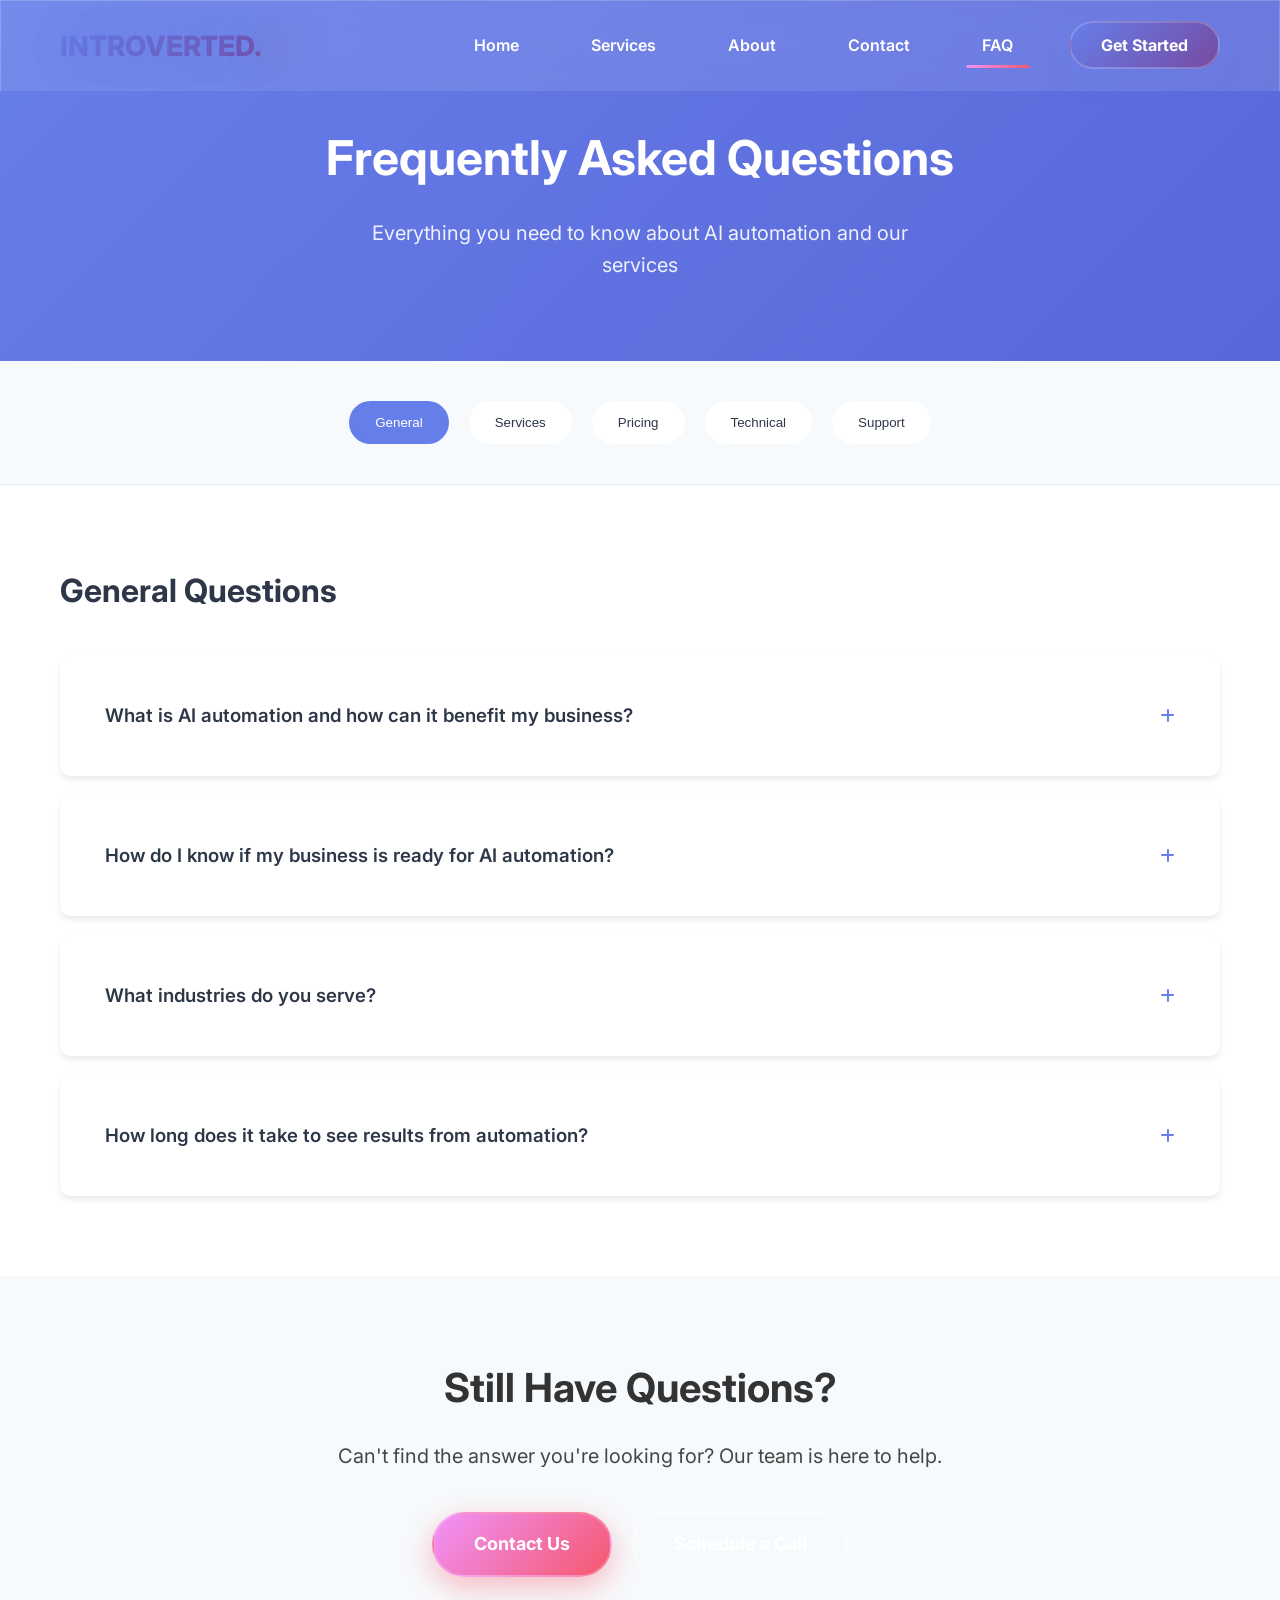
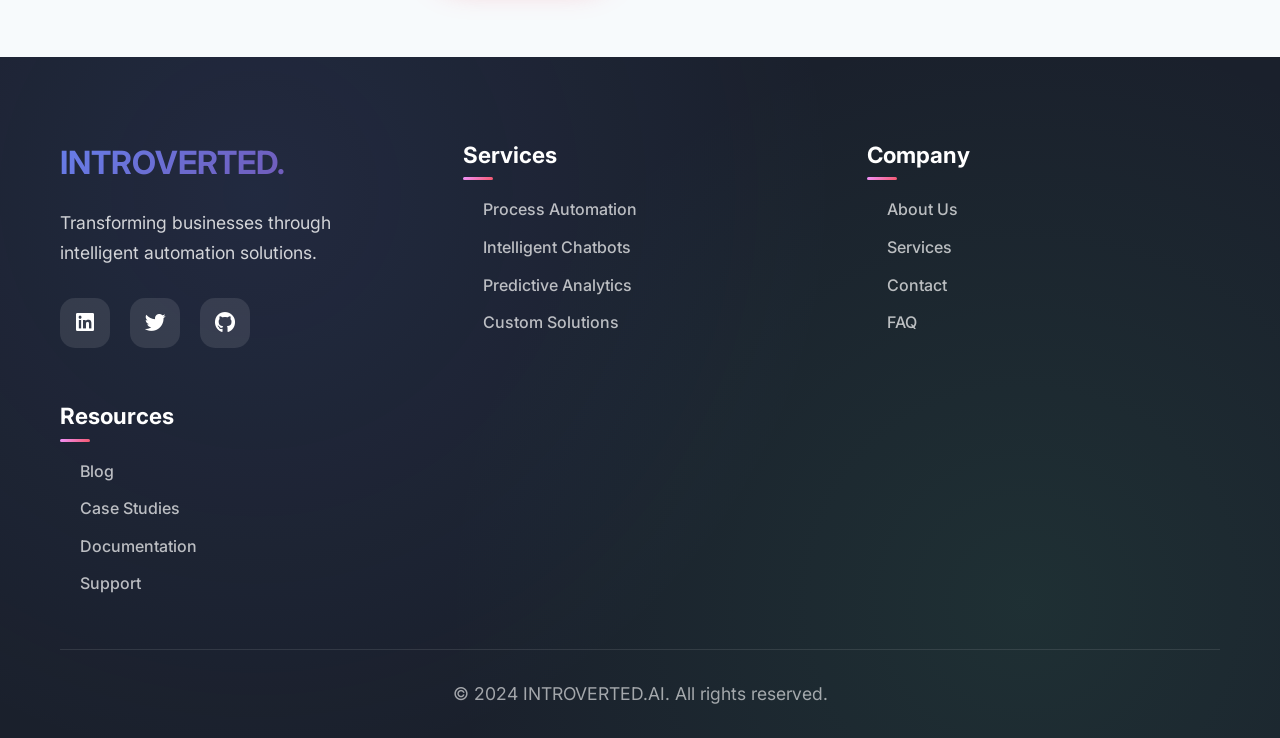
<file: faq.html>
<!DOCTYPE html>
<html lang="en">
<head>
    <meta charset="UTF-8">
    <meta name="viewport" content="width=device-width, initial-scale=1.0">
    <title>FAQ - INTROVERTED.AI</title>
    <link rel="stylesheet" href="styles.css">
    <link href="https://fonts.googleapis.com/css2?family=Inter:wght@300;400;500;600;700&display=swap" rel="stylesheet">
    <link rel="stylesheet" href="https://cdnjs.cloudflare.com/ajax/libs/font-awesome/6.4.0/css/all.min.css">
</head>
<body>
    <!-- Navigation -->
    <nav class="navbar">
        <div class="nav-container">
            <div class="nav-logo">
                <h2>INTROVERTED.<span class="ai-text">AI</span></h2>
            </div>
            <ul class="nav-menu">
                <li class="nav-item">
                    <a href="index.html" class="nav-link">Home</a>
                </li>
                <li class="nav-item">
                    <a href="services.html" class="nav-link">Services</a>
                </li>
                <li class="nav-item">
                    <a href="about.html" class="nav-link">About</a>
                </li>
                <li class="nav-item">
                    <a href="contact.html" class="nav-link">Contact</a>
                </li>
                <li class="nav-item">
                    <a href="faq.html" class="nav-link active">FAQ</a>
                </li>
                <li class="nav-item">
                    <a href="contact.html" class="nav-link cta-button">Get Started</a>
                </li>
            </ul>
            <div class="hamburger">
                <span class="bar"></span>
                <span class="bar"></span>
                <span class="bar"></span>
            </div>
        </div>
    </nav>

    <!-- Page Header -->
    <section class="page-header">
        <div class="container">
            <h1>Frequently Asked Questions</h1>
            <p>Everything you need to know about AI automation and our services</p>
        </div>
    </section>

    <!-- FAQ Categories -->
    <section class="faq-categories">
        <div class="container">
            <div class="categories-nav">
                <button class="category-btn active" data-category="general">General</button>
                <button class="category-btn" data-category="services">Services</button>
                <button class="category-btn" data-category="pricing">Pricing</button>
                <button class="category-btn" data-category="technical">Technical</button>
                <button class="category-btn" data-category="support">Support</button>
            </div>
        </div>
    </section>

    <!-- FAQ Content -->
    <section class="faq-content">
        <div class="container">
            <!-- General Questions -->
            <div class="faq-category active" id="general">
                <h2>General Questions</h2>
                <div class="faq-list">
                    <div class="faq-item">
                        <div class="faq-question">
                            <h3>What is AI automation and how can it benefit my business?</h3>
                            <i class="fas fa-plus"></i>
                        </div>
                        <div class="faq-answer">
                            <p>AI automation combines artificial intelligence with process automation to streamline business operations. It can benefit your business by:</p>
                            <ul>
                                <li>Reducing manual work by 40-60%</li>
                                <li>Improving accuracy and reducing errors</li>
                                <li>Operating 24/7 without breaks</li>
                                <li>Scaling operations without proportional cost increases</li>
                                <li>Freeing up employees for strategic work</li>
                            </ul>
                        </div>
                    </div>

                    <div class="faq-item">
                        <div class="faq-question">
                            <h3>How do I know if my business is ready for AI automation?</h3>
                            <i class="fas fa-plus"></i>
                        </div>
                        <div class="faq-answer">
                            <p>Your business is ready for AI automation if you have:</p>
                            <ul>
                                <li>Repetitive, rule-based processes</li>
                                <li>High-volume data processing needs</li>
                                <li>Customer service bottlenecks</li>
                                <li>Manual data entry tasks</li>
                                <li>A desire to scale without proportional hiring</li>
                            </ul>
                            <p>We offer free consultations to assess your automation readiness.</p>
                        </div>
                    </div>

                    <div class="faq-item">
                        <div class="faq-question">
                            <h3>What industries do you serve?</h3>
                            <i class="fas fa-plus"></i>
                        </div>
                        <div class="faq-answer">
                            <p>We serve businesses across various industries including:</p>
                            <ul>
                                <li>Healthcare and Medical</li>
                                <li>E-commerce and Retail</li>
                                <li>Manufacturing and Logistics</li>
                                <li>Finance and Banking</li>
                                <li>Education and Training</li>
                                <li>Professional Services</li>
                                <li>Technology and SaaS</li>
                            </ul>
                        </div>
                    </div>

                    <div class="faq-item">
                        <div class="faq-question">
                            <h3>How long does it take to see results from automation?</h3>
                            <i class="fas fa-plus"></i>
                        </div>
                        <div class="faq-answer">
                            <p>Results timeline varies by project complexity:</p>
                            <ul>
                                <li><strong>Simple automations:</strong> 1-2 weeks</li>
                                <li><strong>Standard projects:</strong> 4-8 weeks</li>
                                <li><strong>Complex solutions:</strong> 8-16 weeks</li>
                            </ul>
                            <p>Most clients see immediate productivity gains upon deployment, with full ROI typically achieved within 3-6 months.</p>
                        </div>
                    </div>
                </div>
            </div>

            <!-- Services Questions -->
            <div class="faq-category" id="services">
                <h2>Services & Solutions</h2>
                <div class="faq-list">
                    <div class="faq-item">
                        <div class="faq-question">
                            <h3>What's the difference between RPA and AI automation?</h3>
                            <i class="fas fa-plus"></i>
                        </div>
                        <div class="faq-answer">
                            <p>RPA (Robotic Process Automation) handles rule-based, structured tasks, while AI automation can:</p>
                            <ul>
                                <li>Process unstructured data (emails, documents, images)</li>
                                <li>Make intelligent decisions based on context</li>
                                <li>Learn and improve over time</li>
                                <li>Handle complex, variable scenarios</li>
                                <li>Understand natural language</li>
                            </ul>
                            <p>We combine both approaches for maximum effectiveness.</p>
                        </div>
                    </div>

                    <div class="faq-item">
                        <div class="faq-question">
                            <h3>Can you integrate with our existing software systems?</h3>
                            <i class="fas fa-plus"></i>
                        </div>
                        <div class="faq-answer">
                            <p>Yes! We specialize in seamless integration with existing systems including:</p>
                            <ul>
                                <li>CRM platforms (Salesforce, HubSpot, etc.)</li>
                                <li>ERP systems (SAP, Oracle, NetSuite)</li>
                                <li>Communication tools (Slack, Teams, Email)</li>
                                <li>Databases and data warehouses</li>
                                <li>Custom applications via APIs</li>
                            </ul>
                            <p>Our integration approach ensures minimal disruption to your current workflows.</p>
                        </div>
                    </div>

                    <div class="faq-item">
                        <div class="faq-question">
                            <h3>Do you provide custom AI solutions or only pre-built ones?</h3>
                            <i class="fas fa-plus"></i>
                        </div>
                        <div class="faq-answer">
                            <p>We provide both:</p>
                            <ul>
                                <li><strong>Pre-built solutions:</strong> Faster deployment for common use cases</li>
                                <li><strong>Custom development:</strong> Tailored solutions for unique requirements</li>
                                <li><strong>Hybrid approach:</strong> Customizing existing solutions to fit your needs</li>
                            </ul>
                            <p>Most projects involve some level of customization to ensure perfect fit with your business processes.</p>
                        </div>
                    </div>
                </div>
            </div>

            <!-- Pricing Questions -->
            <div class="faq-category" id="pricing">
                <h2>Pricing & Investment</h2>
                <div class="faq-list">
                    <div class="faq-item">
                        <div class="faq-question">
                            <h3>How much does AI automation cost?</h3>
                            <i class="fas fa-plus"></i>
                        </div>
                        <div class="faq-answer">
                            <p>Costs vary based on project complexity and scope:</p>
                            <ul>
                                <li><strong>Simple automations:</strong> $5,000 - $15,000</li>
                                <li><strong>Standard projects:</strong> $15,000 - $50,000</li>
                                <li><strong>Enterprise solutions:</strong> $50,000 - $200,000+</li>
                            </ul>
                            <p>We provide detailed quotes after understanding your specific requirements. Most projects pay for themselves within 6-12 months.</p>
                        </div>
                    </div>

                    <div class="faq-item">
                        <div class="faq-question">
                            <h3>What's included in your pricing?</h3>
                            <i class="fas fa-plus"></i>
                        </div>
                        <div class="faq-answer">
                            <p>Our pricing typically includes:</p>
                            <ul>
                                <li>Requirements analysis and design</li>
                                <li>Development and testing</li>
                                <li>Integration with existing systems</li>
                                <li>Training for your team</li>
                                <li>3-6 months of support and maintenance</li>
                                <li>Documentation and handover</li>
                            </ul>
                        </div>
                    </div>

                    <div class="faq-item">
                        <div class="faq-question">
                            <h3>Do you offer payment plans or financing options?</h3>
                            <i class="fas fa-plus"></i>
                        </div>
                        <div class="faq-answer">
                            <p>Yes, we offer flexible payment options:</p>
                            <ul>
                                <li>Milestone-based payments</li>
                                <li>Monthly payment plans</li>
                                <li>Performance-based pricing</li>
                                <li>ROI guarantee programs</li>
                            </ul>
                            <p>We work with you to find a payment structure that fits your budget and cash flow needs.</p>
                        </div>
                    </div>
                </div>
            </div>

            <!-- Technical Questions -->
            <div class="faq-category" id="technical">
                <h2>Technical Details</h2>
                <div class="faq-list">
                    <div class="faq-item">
                        <div class="faq-question">
                            <h3>What technologies do you use for AI automation?</h3>
                            <i class="fas fa-plus"></i>
                        </div>
                        <div class="faq-answer">
                            <p>We use cutting-edge technologies including:</p>
                            <ul>
                                <li><strong>AI/ML:</strong> TensorFlow, PyTorch, OpenAI GPT</li>
                                <li><strong>Automation:</strong> UiPath, Automation Anywhere, Microsoft Power Automate</li>
                                <li><strong>Cloud:</strong> AWS, Azure, Google Cloud</li>
                                <li><strong>Languages:</strong> Python, JavaScript, Node.js</li>
                                <li><strong>Databases:</strong> MongoDB, PostgreSQL, Redis</li>
                            </ul>
                        </div>
                    </div>

                    <div class="faq-item">
                        <div class="faq-question">
                            <h3>How secure are your AI automation solutions?</h3>
                            <i class="fas fa-plus"></i>
                        </div>
                        <div class="faq-answer">
                            <p>Security is our top priority. We implement:</p>
                            <ul>
                                <li>End-to-end encryption for all data</li>
                                <li>Role-based access controls</li>
                                <li>Regular security audits and updates</li>
                                <li>GDPR and compliance adherence</li>
                                <li>Secure cloud infrastructure</li>
                                <li>Data privacy protection</li>
                            </ul>
                        </div>
                    </div>

                    <div class="faq-item">
                        <div class="faq-question">
                            <h3>Can the automation solutions scale with our business growth?</h3>
                            <i class="fas fa-plus"></i>
                        </div>
                        <div class="faq-answer">
                            <p>Absolutely! Our solutions are designed for scalability:</p>
                            <ul>
                                <li>Cloud-native architecture for elastic scaling</li>
                                <li>Modular design for easy expansion</li>
                                <li>Performance monitoring and optimization</li>
                                <li>Load balancing for high availability</li>
                                <li>Future-proof technology stack</li>
                            </ul>
                        </div>
                    </div>
                </div>
            </div>

            <!-- Support Questions -->
            <div class="faq-category" id="support">
                <h2>Support & Maintenance</h2>
                <div class="faq-list">
                    <div class="faq-item">
                        <div class="faq-question">
                            <h3>What kind of support do you provide after implementation?</h3>
                            <i class="fas fa-plus"></i>
                        </div>
                        <div class="faq-answer">
                            <p>We provide comprehensive post-implementation support:</p>
                            <ul>
                                <li>24/7 monitoring and alerts</li>
                                <li>Regular maintenance and updates</li>
                                <li>Bug fixes and performance optimization</li>
                                <li>User training and documentation</li>
                                <li>Feature enhancements and upgrades</li>
                                <li>Emergency support for critical issues</li>
                            </ul>
                        </div>
                    </div>

                    <div class="faq-item">
                        <div class="faq-question">
                            <h3>How quickly do you respond to support requests?</h3>
                            <i class="fas fa-plus"></i>
                        </div>
                        <div class="faq-answer">
                            <p>Our response times are:</p>
                            <ul>
                                <li><strong>Critical issues:</strong> Within 1 hour</li>
                                <li><strong>High priority:</strong> Within 4 hours</li>
                                <li><strong>Medium priority:</strong> Within 24 hours</li>
                                <li><strong>Low priority:</strong> Within 48 hours</li>
                            </ul>
                            <p>We offer different support tiers to match your business needs and budget.</p>
                        </div>
                    </div>

                    <div class="faq-item">
                        <div class="faq-question">
                            <h3>Do you provide training for our team?</h3>
                            <i class="fas fa-plus"></i>
                        </div>
                        <div class="faq-answer">
                            <p>Yes! We provide comprehensive training including:</p>
                            <ul>
                                <li>End-user training for daily operations</li>
                                <li>Administrator training for system management</li>
                                <li>Documentation and user guides</li>
                                <li>Video tutorials and knowledge base</li>
                                <li>On-site or remote training sessions</li>
                                <li>Ongoing education on new features</li>
                            </ul>
                        </div>
                    </div>
                </div>
            </div>
        </div>
    </section>

    <!-- Still Have Questions -->
    <section class="contact-cta">
        <div class="container">
            <div class="cta-content">
                <h2>Still Have Questions?</h2>
                <p>Can't find the answer you're looking for? Our team is here to help.</p>
                <div class="cta-buttons">
                    <a href="contact.html" class="btn btn-primary">Contact Us</a>
                    <a href="#" class="btn btn-secondary">Schedule a Call</a>
                </div>
            </div>
        </div>
    </section>

    <!-- Footer -->
    <footer class="footer">
        <div class="container">
            <div class="footer-content">
                <div class="footer-section">
                    <h3>INTROVERTED.<span class="ai-text">AI</span></h3>
                    <p>Transforming businesses through intelligent automation solutions.</p>
                    <div class="social-links">
                        <a href="#"><i class="fab fa-linkedin"></i></a>
                        <a href="#"><i class="fab fa-twitter"></i></a>
                        <a href="#"><i class="fab fa-github"></i></a>
                    </div>
                </div>
                <div class="footer-section">
                    <h4>Services</h4>
                    <ul>
                        <li><a href="services.html">Process Automation</a></li>
                        <li><a href="services.html">Intelligent Chatbots</a></li>
                        <li><a href="services.html">Predictive Analytics</a></li>
                        <li><a href="services.html">Custom Solutions</a></li>
                    </ul>
                </div>
                <div class="footer-section">
                    <h4>Company</h4>
                    <ul>
                        <li><a href="about.html">About Us</a></li>
                        <li><a href="services.html">Services</a></li>
                        <li><a href="contact.html">Contact</a></li>
                        <li><a href="faq.html">FAQ</a></li>
                    </ul>
                </div>
                <div class="footer-section">
                    <h4>Resources</h4>
                    <ul>
                        <li><a href="#">Blog</a></li>
                        <li><a href="services.html">Case Studies</a></li>
                        <li><a href="#">Documentation</a></li>
                        <li><a href="contact.html">Support</a></li>
                    </ul>
                </div>
            </div>
            <div class="footer-bottom">
                <p>&copy; 2024 INTROVERTED.AI. All rights reserved.</p>
            </div>
        </div>
    </footer>

    <script src="script.js"></script>
</body>
</html>
</file>
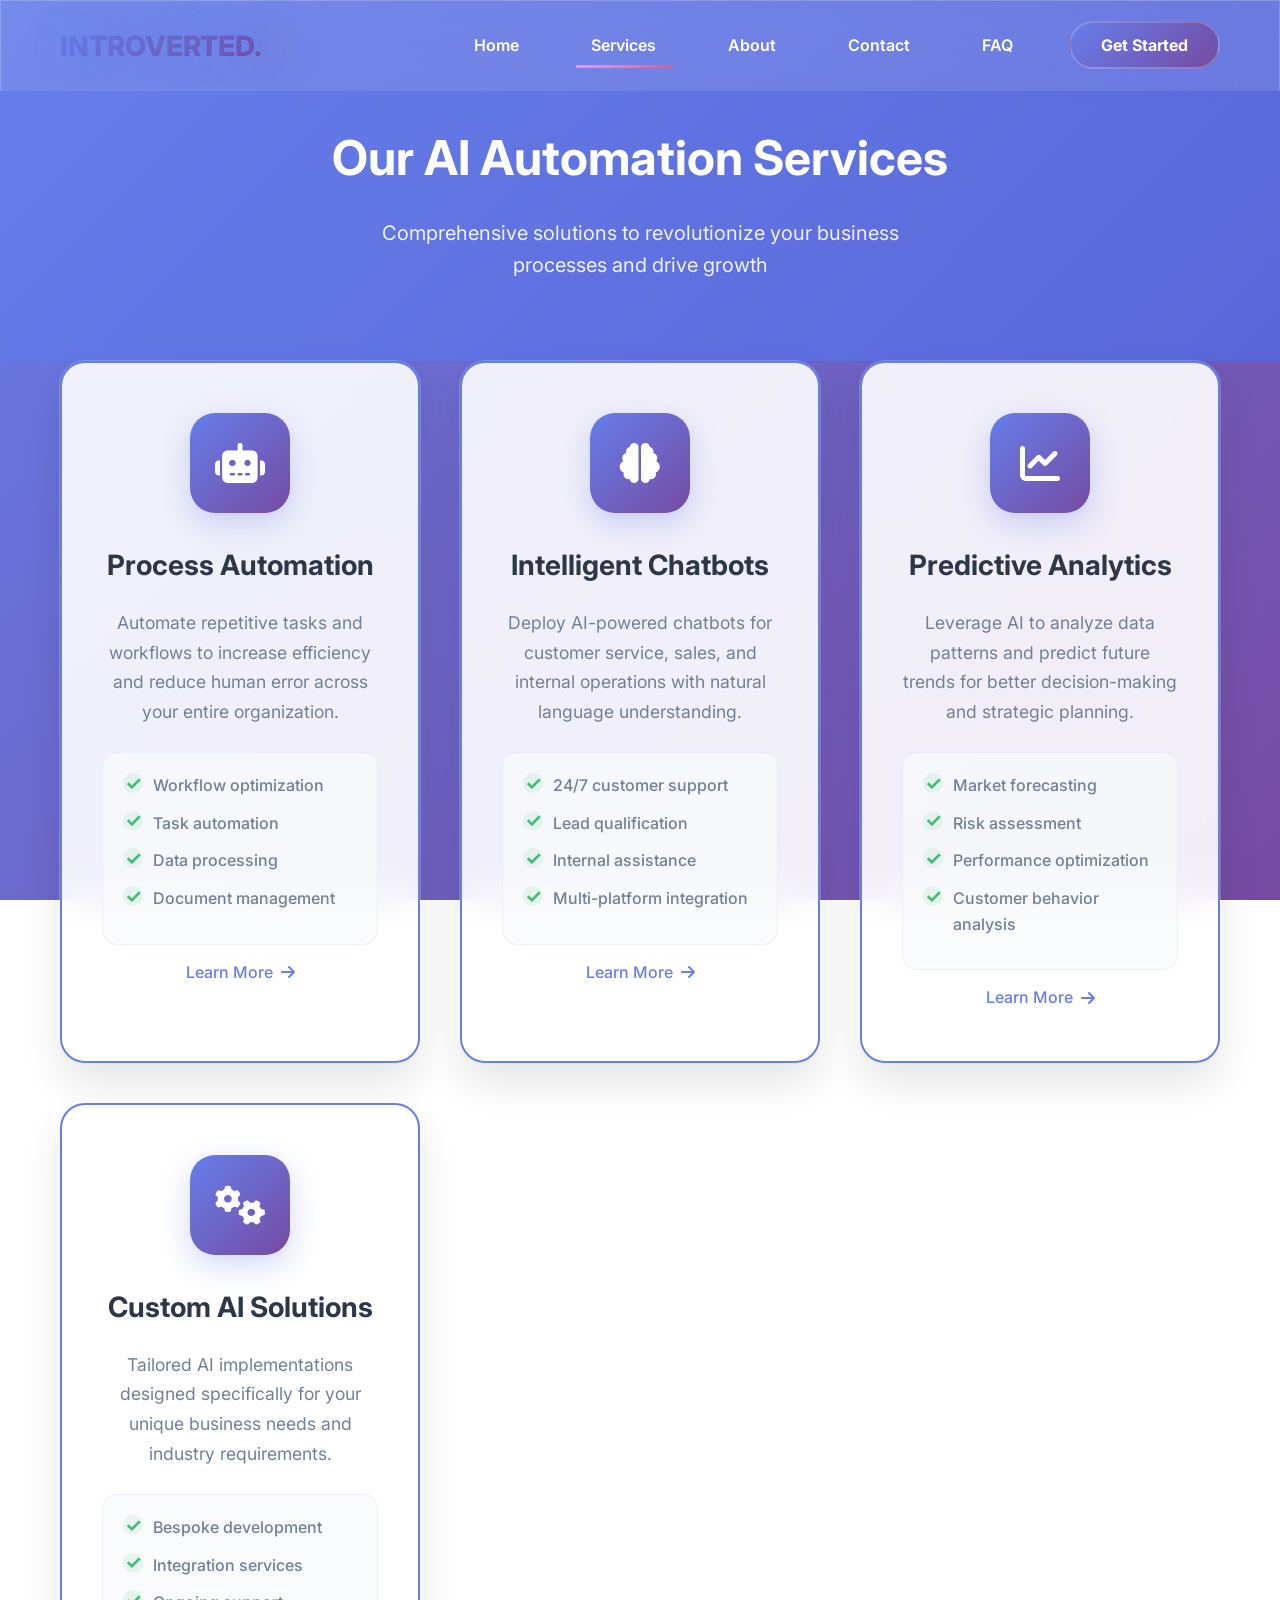
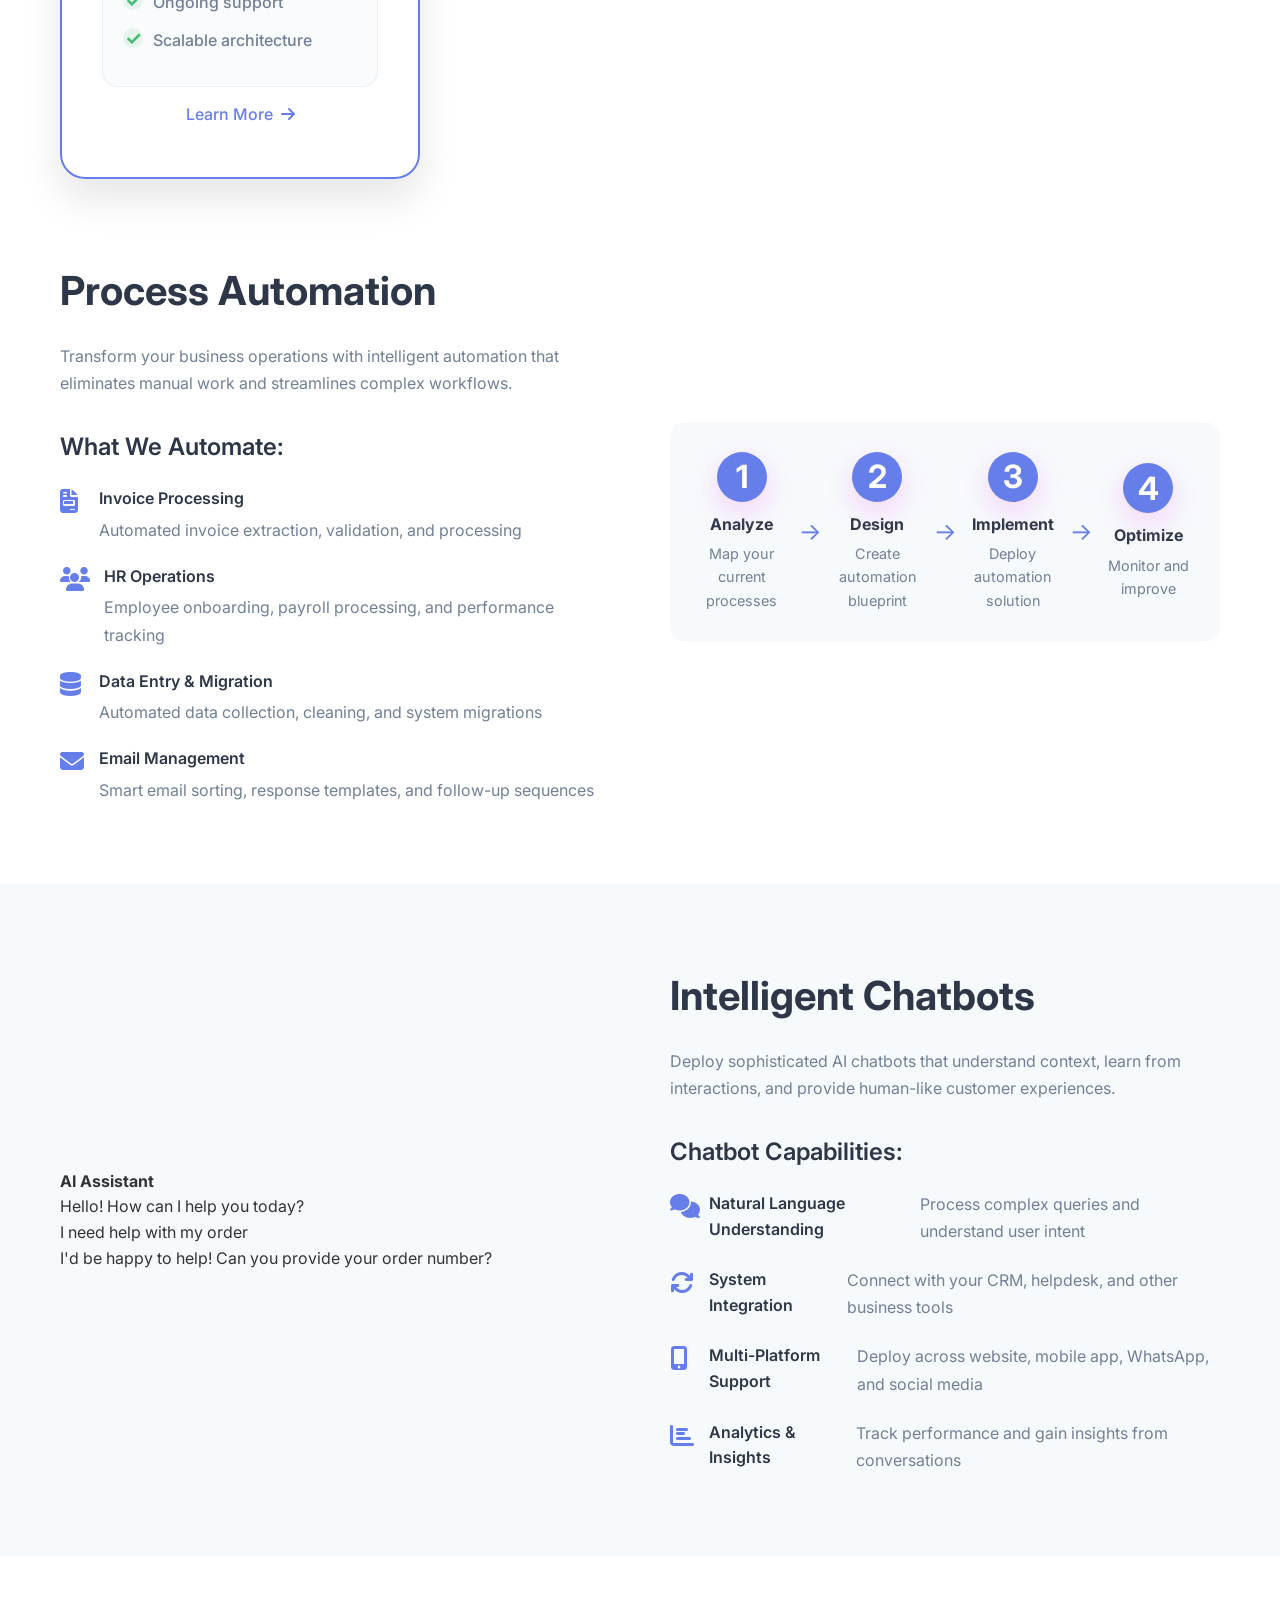
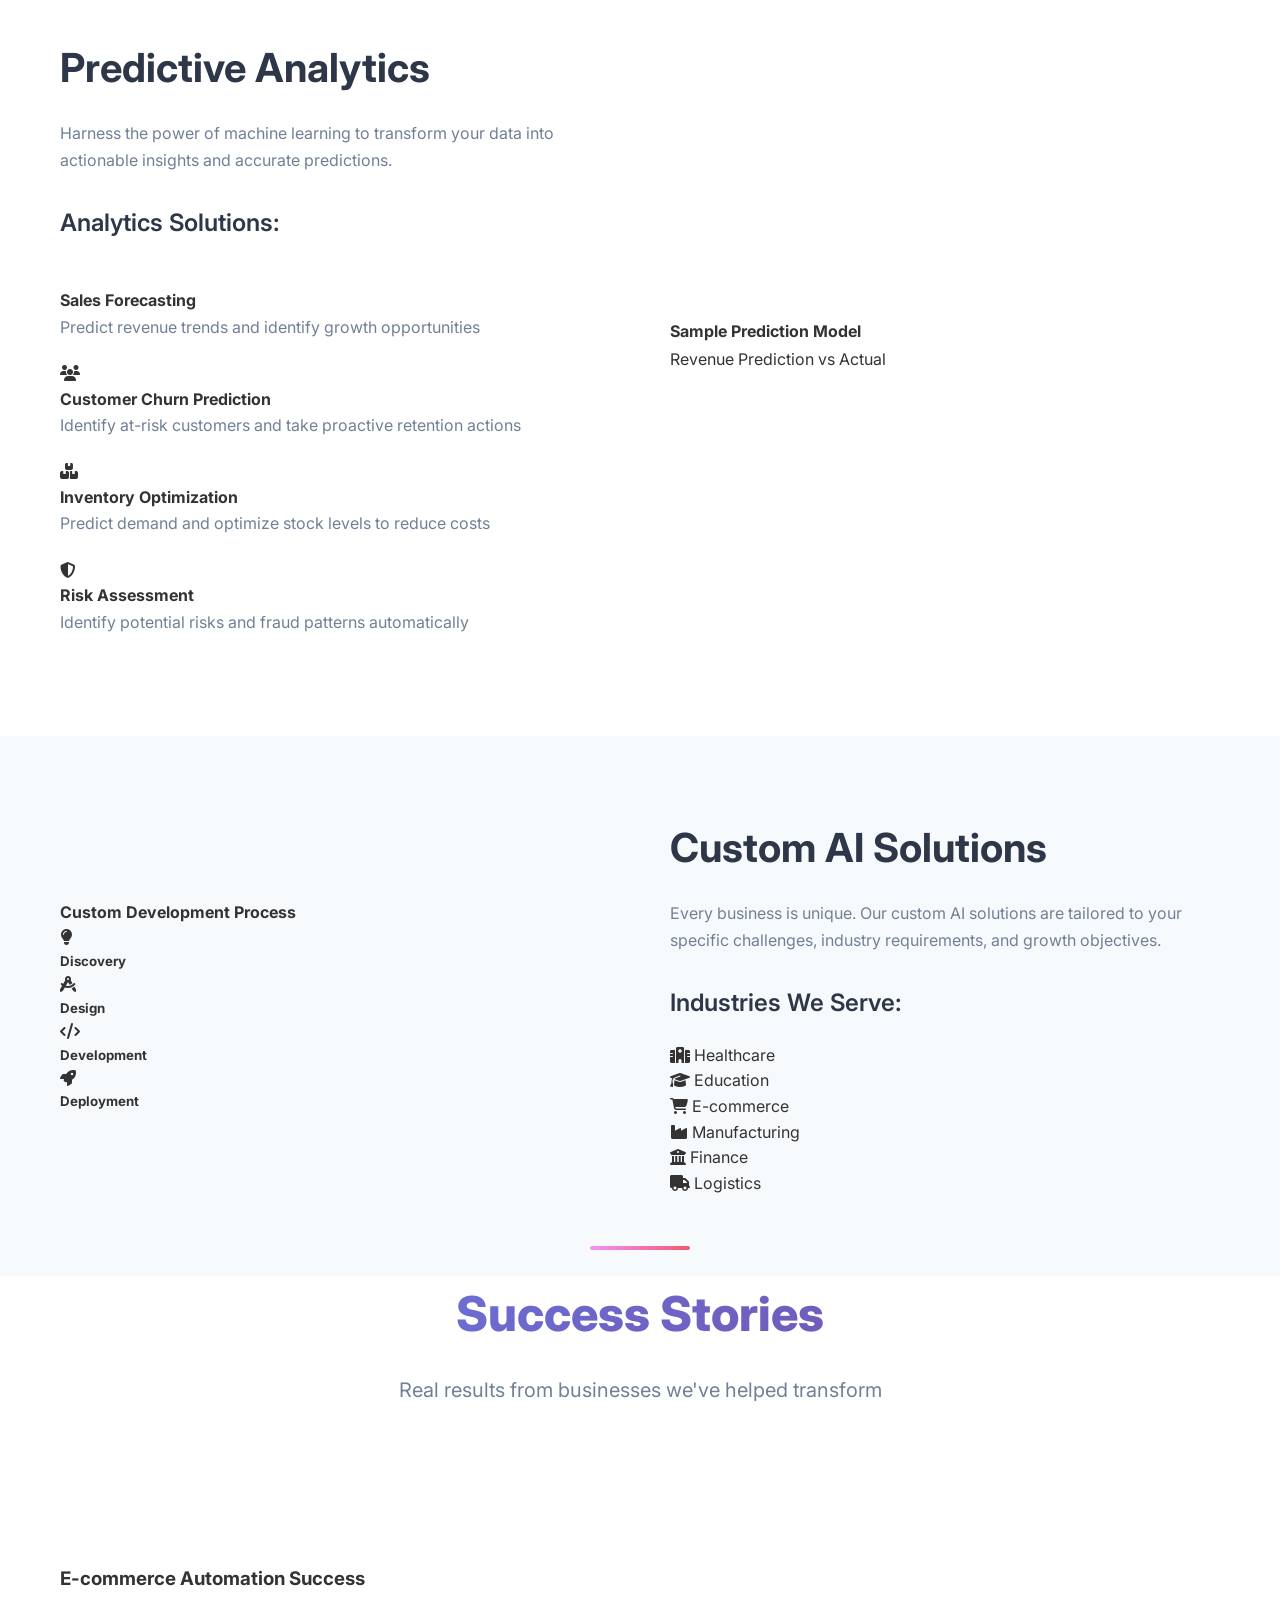
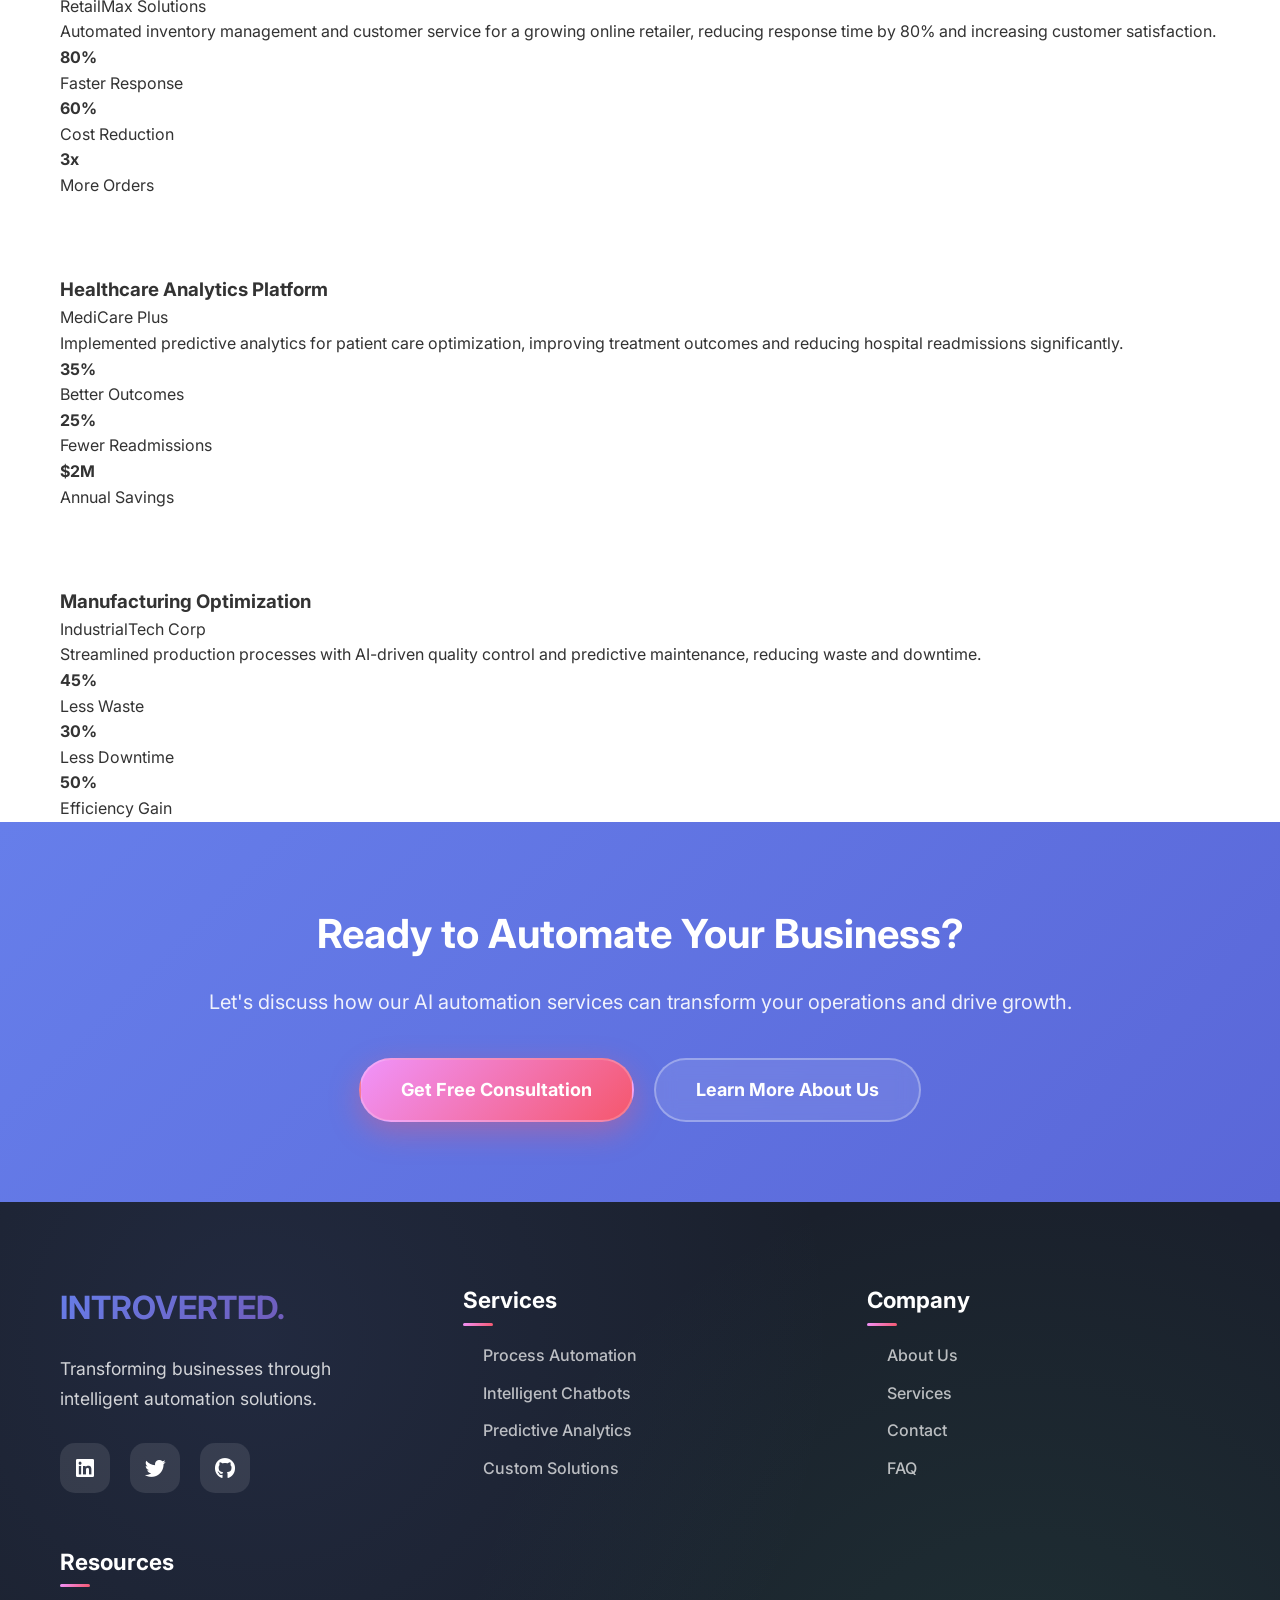
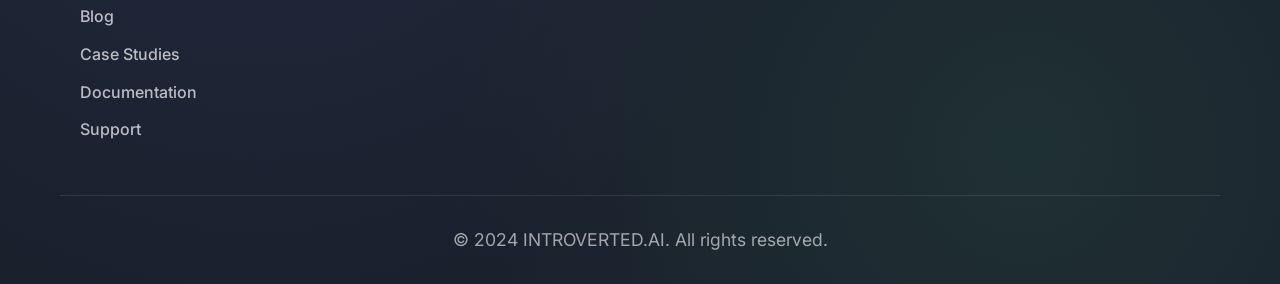
<file: services.html>
<!DOCTYPE html>
<html lang="en">
<head>
    <meta charset="UTF-8">
    <meta name="viewport" content="width=device-width, initial-scale=1.0">
    <title>Services - INTROVERTED.AI</title>
    <link rel="stylesheet" href="styles.css">
    <link href="https://fonts.googleapis.com/css2?family=Inter:wght@300;400;500;600;700&display=swap" rel="stylesheet">
    <link rel="stylesheet" href="https://cdnjs.cloudflare.com/ajax/libs/font-awesome/6.4.0/css/all.min.css">
</head>
<body>
    <!-- Navigation -->
    <nav class="navbar">
        <div class="nav-container">
            <div class="nav-logo">
                <h2>INTROVERTED.<span class="ai-text">AI</span></h2>
            </div>
            <ul class="nav-menu">
                <li class="nav-item">
                    <a href="index.html" class="nav-link">Home</a>
                </li>
                <li class="nav-item">
                    <a href="services.html" class="nav-link active">Services</a>
                </li>
                <li class="nav-item">
                    <a href="about.html" class="nav-link">About</a>
                </li>
                <li class="nav-item">
                    <a href="contact.html" class="nav-link">Contact</a>
                </li>
                <li class="nav-item">
                    <a href="faq.html" class="nav-link">FAQ</a>
                </li>
                <li class="nav-item">
                    <a href="contact.html" class="nav-link cta-button">Get Started</a>
                </li>
            </ul>
            <div class="hamburger">
                <span class="bar"></span>
                <span class="bar"></span>
                <span class="bar"></span>
            </div>
        </div>
    </nav>

    <!-- Page Header -->
    <section class="page-header">
        <div class="container">
            <h1>Our AI Automation Services</h1>
            <p>Comprehensive solutions to revolutionize your business processes and drive growth</p>
        </div>
    </section>

    <!-- Services Overview -->
    <section class="services-overview">
        <div class="container">
            <div class="services-grid">
                <div class="service-card featured">
                    <div class="service-icon">
                        <i class="fas fa-robot"></i>
                    </div>
                    <h3>Process Automation</h3>
                    <p>Automate repetitive tasks and workflows to increase efficiency and reduce human error across your entire organization.</p>
                    <ul>
                        <li>Workflow optimization</li>
                        <li>Task automation</li>
                        <li>Data processing</li>
                        <li>Document management</li>
                    </ul>
                    <a href="#process-automation" class="service-link">Learn More <i class="fas fa-arrow-right"></i></a>
                </div>
                <div class="service-card featured">
                    <div class="service-icon">
                        <i class="fas fa-brain"></i>
                    </div>
                    <h3>Intelligent Chatbots</h3>
                    <p>Deploy AI-powered chatbots for customer service, sales, and internal operations with natural language understanding.</p>
                    <ul>
                        <li>24/7 customer support</li>
                        <li>Lead qualification</li>
                        <li>Internal assistance</li>
                        <li>Multi-platform integration</li>
                    </ul>
                    <a href="#chatbots" class="service-link">Learn More <i class="fas fa-arrow-right"></i></a>
                </div>
                <div class="service-card featured">
                    <div class="service-icon">
                        <i class="fas fa-chart-line"></i>
                    </div>
                    <h3>Predictive Analytics</h3>
                    <p>Leverage AI to analyze data patterns and predict future trends for better decision-making and strategic planning.</p>
                    <ul>
                        <li>Market forecasting</li>
                        <li>Risk assessment</li>
                        <li>Performance optimization</li>
                        <li>Customer behavior analysis</li>
                    </ul>
                    <a href="#analytics" class="service-link">Learn More <i class="fas fa-arrow-right"></i></a>
                </div>
                <div class="service-card featured">
                    <div class="service-icon">
                        <i class="fas fa-cogs"></i>
                    </div>
                    <h3>Custom AI Solutions</h3>
                    <p>Tailored AI implementations designed specifically for your unique business needs and industry requirements.</p>
                    <ul>
                        <li>Bespoke development</li>
                        <li>Integration services</li>
                        <li>Ongoing support</li>
                        <li>Scalable architecture</li>
                    </ul>
                    <a href="#custom-solutions" class="service-link">Learn More <i class="fas fa-arrow-right"></i></a>
                </div>
            </div>
        </div>
    </section>

    <!-- Detailed Service Sections -->
    <section id="process-automation" class="service-detail">
        <div class="container">
            <div class="detail-content">
                <div class="detail-text">
                    <h2>Process Automation</h2>
                    <p>Transform your business operations with intelligent automation that eliminates manual work and streamlines complex workflows.</p>
                    
                    <h3>What We Automate:</h3>
                    <div class="automation-list">
                        <div class="automation-item">
                            <i class="fas fa-file-invoice"></i>
                            <div>
                                <h4>Invoice Processing</h4>
                                <p>Automated invoice extraction, validation, and processing</p>
                            </div>
                        </div>
                        <div class="automation-item">
                            <i class="fas fa-users"></i>
                            <div>
                                <h4>HR Operations</h4>
                                <p>Employee onboarding, payroll processing, and performance tracking</p>
                            </div>
                        </div>
                        <div class="automation-item">
                            <i class="fas fa-database"></i>
                            <div>
                                <h4>Data Entry & Migration</h4>
                                <p>Automated data collection, cleaning, and system migrations</p>
                            </div>
                        </div>
                        <div class="automation-item">
                            <i class="fas fa-envelope"></i>
                            <div>
                                <h4>Email Management</h4>
                                <p>Smart email sorting, response templates, and follow-up sequences</p>
                            </div>
                        </div>
                    </div>
                </div>
                <div class="detail-visual">
                    <div class="process-flow">
                        <div class="flow-step">
                            <div class="step-number">1</div>
                            <h4>Analyze</h4>
                            <p>Map your current processes</p>
                        </div>
                        <div class="flow-arrow">→</div>
                        <div class="flow-step">
                            <div class="step-number">2</div>
                            <h4>Design</h4>
                            <p>Create automation blueprint</p>
                        </div>
                        <div class="flow-arrow">→</div>
                        <div class="flow-step">
                            <div class="step-number">3</div>
                            <h4>Implement</h4>
                            <p>Deploy automation solution</p>
                        </div>
                        <div class="flow-arrow">→</div>
                        <div class="flow-step">
                            <div class="step-number">4</div>
                            <h4>Optimize</h4>
                            <p>Monitor and improve</p>
                        </div>
                    </div>
                </div>
            </div>
        </div>
    </section>

    <section id="chatbots" class="service-detail alternate">
        <div class="container">
            <div class="detail-content">
                <div class="detail-visual">
                    <div class="chatbot-demo">
                        <div class="chat-window">
                            <div class="chat-header">
                                <h4>AI Assistant</h4>
                                <div class="status-indicator"></div>
                            </div>
                            <div class="chat-messages">
                                <div class="message bot-message">
                                    <p>Hello! How can I help you today?</p>
                                </div>
                                <div class="message user-message">
                                    <p>I need help with my order</p>
                                </div>
                                <div class="message bot-message">
                                    <p>I'd be happy to help! Can you provide your order number?</p>
                                </div>
                            </div>
                        </div>
                    </div>
                </div>
                <div class="detail-text">
                    <h2>Intelligent Chatbots</h2>
                    <p>Deploy sophisticated AI chatbots that understand context, learn from interactions, and provide human-like customer experiences.</p>
                    
                    <h3>Chatbot Capabilities:</h3>
                    <div class="capabilities-list">
                        <div class="capability">
                            <i class="fas fa-comments"></i>
                            <h4>Natural Language Understanding</h4>
                            <p>Process complex queries and understand user intent</p>
                        </div>
                        <div class="capability">
                            <i class="fas fa-sync"></i>
                            <h4>System Integration</h4>
                            <p>Connect with your CRM, helpdesk, and other business tools</p>
                        </div>
                        <div class="capability">
                            <i class="fas fa-mobile-alt"></i>
                            <h4>Multi-Platform Support</h4>
                            <p>Deploy across website, mobile app, WhatsApp, and social media</p>
                        </div>
                        <div class="capability">
                            <i class="fas fa-chart-bar"></i>
                            <h4>Analytics & Insights</h4>
                            <p>Track performance and gain insights from conversations</p>
                        </div>
                    </div>
                </div>
            </div>
        </div>
    </section>

    <section id="analytics" class="service-detail">
        <div class="container">
            <div class="detail-content">
                <div class="detail-text">
                    <h2>Predictive Analytics</h2>
                    <p>Harness the power of machine learning to transform your data into actionable insights and accurate predictions.</p>
                    
                    <h3>Analytics Solutions:</h3>
                    <div class="analytics-grid">
                        <div class="analytics-card">
                            <i class="fas fa-trending-up"></i>
                            <h4>Sales Forecasting</h4>
                            <p>Predict revenue trends and identify growth opportunities</p>
                        </div>
                        <div class="analytics-card">
                            <i class="fas fa-users"></i>
                            <h4>Customer Churn Prediction</h4>
                            <p>Identify at-risk customers and take proactive retention actions</p>
                        </div>
                        <div class="analytics-card">
                            <i class="fas fa-boxes"></i>
                            <h4>Inventory Optimization</h4>
                            <p>Predict demand and optimize stock levels to reduce costs</p>
                        </div>
                        <div class="analytics-card">
                            <i class="fas fa-shield-alt"></i>
                            <h4>Risk Assessment</h4>
                            <p>Identify potential risks and fraud patterns automatically</p>
                        </div>
                    </div>
                </div>
                <div class="detail-visual">
                    <div class="analytics-chart">
                        <h4>Sample Prediction Model</h4>
                        <div class="chart-placeholder">
                            <div class="chart-bars">
                                <div class="bar" style="height: 60%"></div>
                                <div class="bar" style="height: 80%"></div>
                                <div class="bar" style="height: 45%"></div>
                                <div class="bar" style="height: 90%"></div>
                                <div class="bar" style="height: 70%"></div>
                            </div>
                            <p>Revenue Prediction vs Actual</p>
                        </div>
                    </div>
                </div>
            </div>
        </div>
    </section>

    <section id="custom-solutions" class="service-detail alternate">
        <div class="container">
            <div class="detail-content">
                <div class="detail-visual">
                    <div class="custom-solutions-visual">
                        <h4>Custom Development Process</h4>
                        <div class="development-stages">
                            <div class="stage">
                                <i class="fas fa-lightbulb"></i>
                                <h5>Discovery</h5>
                            </div>
                            <div class="stage">
                                <i class="fas fa-drafting-compass"></i>
                                <h5>Design</h5>
                            </div>
                            <div class="stage">
                                <i class="fas fa-code"></i>
                                <h5>Development</h5>
                            </div>
                            <div class="stage">
                                <i class="fas fa-rocket"></i>
                                <h5>Deployment</h5>
                            </div>
                        </div>
                    </div>
                </div>
                <div class="detail-text">
                    <h2>Custom AI Solutions</h2>
                    <p>Every business is unique. Our custom AI solutions are tailored to your specific challenges, industry requirements, and growth objectives.</p>
                    
                    <h3>Industries We Serve:</h3>
                    <div class="industries-grid">
                        <div class="industry-item">
                            <i class="fas fa-hospital"></i>
                            <span>Healthcare</span>
                        </div>
                        <div class="industry-item">
                            <i class="fas fa-graduation-cap"></i>
                            <span>Education</span>
                        </div>
                        <div class="industry-item">
                            <i class="fas fa-shopping-cart"></i>
                            <span>E-commerce</span>
                        </div>
                        <div class="industry-item">
                            <i class="fas fa-industry"></i>
                            <span>Manufacturing</span>
                        </div>
                        <div class="industry-item">
                            <i class="fas fa-university"></i>
                            <span>Finance</span>
                        </div>
                        <div class="industry-item">
                            <i class="fas fa-truck"></i>
                            <span>Logistics</span>
                        </div>
                    </div>
                </div>
            </div>
        </div>
    </section>

    <!-- Case Studies Section -->
    <section class="case-studies">
        <div class="container">
            <div class="section-header">
                <h2>Success Stories</h2>
                <p>Real results from businesses we've helped transform</p>
            </div>
            <div class="case-studies-grid">
                <div class="case-study-card">
                    <div class="case-study-image">
                        <div class="placeholder-img">
                            <i class="fas fa-store"></i>
                        </div>
                    </div>
                    <div class="case-study-content">
                        <h3>E-commerce Automation Success</h3>
                        <p class="company">RetailMax Solutions</p>
                        <p>Automated inventory management and customer service for a growing online retailer, reducing response time by 80% and increasing customer satisfaction.</p>
                        <div class="results">
                            <div class="result-item">
                                <h4>80%</h4>
                                <p>Faster Response</p>
                            </div>
                            <div class="result-item">
                                <h4>60%</h4>
                                <p>Cost Reduction</p>
                            </div>
                            <div class="result-item">
                                <h4>3x</h4>
                                <p>More Orders</p>
                            </div>
                        </div>
                    </div>
                </div>
                <div class="case-study-card">
                    <div class="case-study-image">
                        <div class="placeholder-img">
                            <i class="fas fa-hospital"></i>
                        </div>
                    </div>
                    <div class="case-study-content">
                        <h3>Healthcare Analytics Platform</h3>
                        <p class="company">MediCare Plus</p>
                        <p>Implemented predictive analytics for patient care optimization, improving treatment outcomes and reducing hospital readmissions significantly.</p>
                        <div class="results">
                            <div class="result-item">
                                <h4>35%</h4>
                                <p>Better Outcomes</p>
                            </div>
                            <div class="result-item">
                                <h4>25%</h4>
                                <p>Fewer Readmissions</p>
                            </div>
                            <div class="result-item">
                                <h4>$2M</h4>
                                <p>Annual Savings</p>
                            </div>
                        </div>
                    </div>
                </div>
                <div class="case-study-card">
                    <div class="case-study-image">
                        <div class="placeholder-img">
                            <i class="fas fa-industry"></i>
                        </div>
                    </div>
                    <div class="case-study-content">
                        <h3>Manufacturing Optimization</h3>
                        <p class="company">IndustrialTech Corp</p>
                        <p>Streamlined production processes with AI-driven quality control and predictive maintenance, reducing waste and downtime.</p>
                        <div class="results">
                            <div class="result-item">
                                <h4>45%</h4>
                                <p>Less Waste</p>
                            </div>
                            <div class="result-item">
                                <h4>30%</h4>
                                <p>Less Downtime</p>
                            </div>
                            <div class="result-item">
                                <h4>50%</h4>
                                <p>Efficiency Gain</p>
                            </div>
                        </div>
                    </div>
                </div>
            </div>
        </div>
    </section>

    <!-- CTA Section -->
    <section class="cta-section">
        <div class="container">
            <div class="cta-content">
                <h2>Ready to Automate Your Business?</h2>
                <p>Let's discuss how our AI automation services can transform your operations and drive growth.</p>
                <div class="cta-buttons">
                    <a href="contact.html" class="btn btn-primary">Get Free Consultation</a>
                    <a href="about.html" class="btn btn-secondary">Learn More About Us</a>
                </div>
            </div>
        </div>
    </section>

    <!-- Footer -->
    <footer class="footer">
        <div class="container">
            <div class="footer-content">
                <div class="footer-section">
                    <h3>INTROVERTED.<span class="ai-text">AI</span></h3>
                    <p>Transforming businesses through intelligent automation solutions.</p>
                    <div class="social-links">
                        <a href="#"><i class="fab fa-linkedin"></i></a>
                        <a href="#"><i class="fab fa-twitter"></i></a>
                        <a href="#"><i class="fab fa-github"></i></a>
                    </div>
                </div>
                <div class="footer-section">
                    <h4>Services</h4>
                    <ul>
                        <li><a href="#process-automation">Process Automation</a></li>
                        <li><a href="#chatbots">Intelligent Chatbots</a></li>
                        <li><a href="#analytics">Predictive Analytics</a></li>
                        <li><a href="#custom-solutions">Custom Solutions</a></li>
                    </ul>
                </div>
                <div class="footer-section">
                    <h4>Company</h4>
                    <ul>
                        <li><a href="about.html">About Us</a></li>
                        <li><a href="services.html">Services</a></li>
                        <li><a href="contact.html">Contact</a></li>
                        <li><a href="faq.html">FAQ</a></li>
                    </ul>
                </div>
                <div class="footer-section">
                    <h4>Resources</h4>
                    <ul>
                        <li><a href="#">Blog</a></li>
                        <li><a href="#case-studies">Case Studies</a></li>
                        <li><a href="#">Documentation</a></li>
                        <li><a href="contact.html">Support</a></li>
                    </ul>
                </div>
            </div>
            <div class="footer-bottom">
                <p>&copy; 2024 INTROVERTED.AI. All rights reserved.</p>
            </div>
        </div>
    </footer>

    <script src="script.js"></script>
</body>
</html>
</file>
<file: styles.css>
/* Reset and Base Styles */
* {
    margin: 0;
    padding: 0;
    box-sizing: border-box;
}

html {
    scroll-behavior: smooth;
}

body {
    font-family: 'Inter', sans-serif;
    line-height: 1.6;
    color: #333;
    overflow-x: hidden;
    background: linear-gradient(135deg, #667eea 0%, #764ba2 100%);
    background-attachment: fixed;
}

.container {
    max-width: 1200px;
    margin: 0 auto;
    padding: 0 20px;
}

/* Enhanced Color Variables */
:root {
    --primary-color: #667eea;
    --primary-dark: #5a67d8;
    --secondary-color: #f7fafc;
    --accent-color: #48bb78;
    --accent-secondary: #ed8936;
    --text-dark: #2d3748;
    --text-light: #718096;
    --white: #ffffff;
    --black: #1a202c;
    --gradient-primary: linear-gradient(135deg, #667eea 0%, #764ba2 100%);
    --gradient-secondary: linear-gradient(135deg, #f093fb 0%, #f5576c 100%);
    --gradient-tertiary: linear-gradient(135deg, #4facfe 0%, #00f2fe 100%);
    --shadow-light: 0 4px 6px -1px rgba(0, 0, 0, 0.1);
    --shadow-medium: 0 10px 15px -3px rgba(0, 0, 0, 0.1);
    --shadow-heavy: 0 25px 50px -12px rgba(0, 0, 0, 0.25);
    --glassmorphism: rgba(255, 255, 255, 0.25);
    --glassmorphism-border: rgba(255, 255, 255, 0.18);
}

/* Enhanced Navigation with Glassmorphism */
.navbar {
    position: fixed;
    top: 0;
    width: 100%;
    background: rgba(255, 255, 255, 0.1);
    backdrop-filter: blur(20px);
    -webkit-backdrop-filter: blur(20px);
    border: 1px solid var(--glassmorphism-border);
    z-index: 1000;
    transition: all 0.3s ease;
    padding: 10px 0;
}

.navbar:hover {
    background: rgba(255, 255, 255, 0.15);
    transform: translateY(-2px);
    box-shadow: 0 10px 40px rgba(0, 0, 0, 0.1);
}

.nav-container {
    max-width: 1200px;
    margin: 0 auto;
    padding: 0 20px;
    display: flex;
    justify-content: space-between;
    align-items: center;
    height: 70px;
}

.nav-logo h2 {
    font-size: 28px;
    font-weight: 800;
    background: var(--gradient-primary);
    -webkit-background-clip: text;
    -webkit-text-fill-color: transparent;
    background-clip: text;
    text-shadow: 0 0 30px rgba(102, 126, 234, 0.5);
}

.ai-text {
    color: var(--accent-secondary);
    filter: drop-shadow(0 0 10px rgba(237, 137, 54, 0.5));
}

.nav-menu {
    display: flex;
    list-style: none;
    align-items: center;
    gap: 40px;
}

.nav-link {
    text-decoration: none;
    color: var(--white);
    font-weight: 600;
    font-size: 16px;
    transition: all 0.3s ease;
    position: relative;
    padding: 8px 16px;
    border-radius: 25px;
}

.nav-link:hover {
    color: var(--white);
    background: rgba(255, 255, 255, 0.1);
    transform: translateY(-2px);
    text-shadow: 0 0 20px rgba(255, 255, 255, 0.5);
}

.nav-link::after {
    content: '';
    position: absolute;
    width: 0;
    height: 3px;
    bottom: -5px;
    left: 50%;
    background: var(--gradient-secondary);
    transition: all 0.3s ease;
    border-radius: 2px;
    transform: translateX(-50%);
}

.nav-link:hover::after {
    width: 80%;
}

.nav-link.active::after {
    width: 100%;
}

.cta-button {
    background: var(--gradient-primary) !important;
    color: var(--white) !important;
    padding: 12px 30px !important;
    border-radius: 30px !important;
    font-weight: 700 !important;
    transition: all 0.3s ease !important;
    box-shadow: 0 8px 25px rgba(102, 126, 234, 0.3) !important;
    border: 2px solid rgba(255, 255, 255, 0.2) !important;
}

.cta-button:hover {
    background: var(--gradient-secondary) !important;
    transform: translateY(-5px) scale(1.05) !important;
    box-shadow: 0 15px 35px rgba(102, 126, 234, 0.4) !important;
}

.cta-button::after {
    display: none;
}

.hamburger {
    display: none;
    flex-direction: column;
    cursor: pointer;
    padding: 5px;
}

.bar {
    width: 30px;
    height: 4px;
    background: var(--white);
    margin: 3px 0;
    transition: 0.3s;
    border-radius: 3px;
    box-shadow: 0 0 10px rgba(255, 255, 255, 0.3);
}

/* Enhanced Hero Section */
.hero {
    min-height: 100vh;
    display: flex;
    align-items: center;
    background: var(--gradient-primary);
    padding-top: 70px;
    position: relative;
    overflow: hidden;
}

.hero::before {
    content: '';
    position: absolute;
    top: 0;
    left: 0;
    right: 0;
    bottom: 0;
    background: 
        radial-gradient(circle at 20% 50%, rgba(102, 126, 234, 0.3) 0%, transparent 50%),
        radial-gradient(circle at 80% 20%, rgba(118, 75, 162, 0.3) 0%, transparent 50%),
        radial-gradient(circle at 40% 80%, rgba(240, 147, 251, 0.2) 0%, transparent 50%);
    z-index: 0;
}

.hero::after {
    content: '';
    position: absolute;
    top: 0;
    left: 0;
    right: 0;
    bottom: 0;
    background: url('data:image/svg+xml,<svg xmlns="http://www.w3.org/2000/svg" viewBox="0 0 1000 1000"><defs><pattern id="grid" width="60" height="60" patternUnits="userSpaceOnUse"><path d="M 60 0 L 0 0 0 60" fill="none" stroke="rgba(255,255,255,0.1)" stroke-width="1"/></pattern></defs><rect width="100%" height="100%" fill="url(%23grid)"/></svg>');
    z-index: 0;
}

.hero-container {
    max-width: 1200px;
    margin: 0 auto;
    padding: 0 20px;
    display: grid;
    grid-template-columns: 1fr 1fr;
    gap: 80px;
    align-items: center;
    position: relative;
    z-index: 1;
}

.hero-content {
    animation: fadeInUp 1s ease;
}

.hero-title {
    font-size: 4rem;
    font-weight: 900;
    line-height: 1.1;
    margin-bottom: 25px;
    color: var(--white);
    text-shadow: 0 5px 15px rgba(0, 0, 0, 0.3);
}

.gradient-text {
    background: var(--gradient-secondary);
    -webkit-background-clip: text;
    -webkit-text-fill-color: transparent;
    background-clip: text;
    filter: drop-shadow(0 0 20px rgba(240, 147, 251, 0.5));
    animation: glow 3s ease-in-out infinite alternate;
}

@keyframes glow {
    from {
        filter: drop-shadow(0 0 20px rgba(240, 147, 251, 0.5));
    }
    to {
        filter: drop-shadow(0 0 30px rgba(245, 87, 108, 0.8));
    }
}

.hero-description {
    font-size: 1.4rem;
    color: rgba(255, 255, 255, 0.9);
    margin-bottom: 40px;
    line-height: 1.7;
    text-shadow: 0 2px 10px rgba(0, 0, 0, 0.2);
}

.hero-buttons {
    display: flex;
    gap: 25px;
    margin-bottom: 60px;
    flex-wrap: wrap;
}

.btn {
    padding: 16px 40px;
    border-radius: 35px;
    text-decoration: none;
    font-weight: 700;
    font-size: 18px;
    transition: all 0.4s ease;
    display: inline-block;
    border: none;
    cursor: pointer;
    position: relative;
    overflow: hidden;
}

.btn::before {
    content: '';
    position: absolute;
    top: 0;
    left: -100%;
    width: 100%;
    height: 100%;
    background: linear-gradient(90deg, transparent, rgba(255, 255, 255, 0.2), transparent);
    transition: left 0.5s ease;
}

.btn:hover::before {
    left: 100%;
}

.btn-primary {
    background: var(--gradient-secondary);
    color: var(--white);
    box-shadow: 0 10px 30px rgba(245, 87, 108, 0.4);
    border: 2px solid rgba(255, 255, 255, 0.2);
}

.btn-primary:hover {
    transform: translateY(-8px) scale(1.05);
    box-shadow: 0 20px 40px rgba(245, 87, 108, 0.6);
}

.btn-secondary {
    background: rgba(255, 255, 255, 0.1);
    color: var(--white);
    border: 2px solid rgba(255, 255, 255, 0.3);
    backdrop-filter: blur(10px);
    -webkit-backdrop-filter: blur(10px);
}

.btn-secondary:hover {
    background: rgba(255, 255, 255, 0.2);
    transform: translateY(-8px) scale(1.05);
    box-shadow: 0 20px 40px rgba(255, 255, 255, 0.2);
}

.hero-stats {
    display: flex;
    gap: 50px;
    flex-wrap: wrap;
}

.stat {
    text-align: center;
    background: rgba(255, 255, 255, 0.1);
    padding: 25px 30px;
    border-radius: 20px;
    backdrop-filter: blur(10px);
    -webkit-backdrop-filter: blur(10px);
    border: 1px solid rgba(255, 255, 255, 0.2);
    transition: all 0.3s ease;
    min-width: 150px;
}

.stat:hover {
    background: rgba(255, 255, 255, 0.15);
    transform: translateY(-10px);
    box-shadow: 0 20px 40px rgba(0, 0, 0, 0.1);
}

.stat h3 {
    font-size: 2.5rem;
    font-weight: 900;
    background: var(--gradient-tertiary);
    -webkit-background-clip: text;
    -webkit-text-fill-color: transparent;
    background-clip: text;
    margin-bottom: 8px;
    filter: drop-shadow(0 0 10px rgba(79, 172, 254, 0.5));
}

.stat p {
    color: rgba(255, 255, 255, 0.8);
    font-size: 1rem;
    font-weight: 600;
}

/* Enhanced AI Animation */
.hero-visual {
    display: flex;
    justify-content: center;
    align-items: center;
    animation: fadeInRight 1s ease;
    position: relative;
}

.ai-animation {
    position: relative;
    width: 400px;
    height: 400px;
}

.ai-circle {
    width: 280px;
    height: 280px;
    border: 4px solid rgba(255, 255, 255, 0.3);
    border-radius: 50%;
    position: absolute;
    top: 50%;
    left: 50%;
    transform: translate(-50%, -50%);
    background: rgba(255, 255, 255, 0.05);
    backdrop-filter: blur(20px);
    -webkit-backdrop-filter: blur(20px);
    animation: pulse 3s infinite, rotate 20s linear infinite;
    box-shadow: 
        0 0 50px rgba(102, 126, 234, 0.3),
        inset 0 0 50px rgba(255, 255, 255, 0.1);
}

.ai-circle::before {
    content: '';
    position: absolute;
    top: 50%;
    left: 50%;
    transform: translate(-50%, -50%);
    width: 60%;
    height: 60%;
    background: var(--gradient-tertiary);
    border-radius: 50%;
    opacity: 0.2;
    animation: innerPulse 2s infinite alternate;
}

@keyframes innerPulse {
    from {
        transform: translate(-50%, -50%) scale(0.8);
        opacity: 0.2;
    }
    to {
        transform: translate(-50%, -50%) scale(1.2);
        opacity: 0.1;
    }
}

@keyframes rotate {
    from {
        transform: translate(-50%, -50%) rotate(0deg);
    }
    to {
        transform: translate(-50%, -50%) rotate(360deg);
    }
}

.ai-nodes {
    position: absolute;
    width: 100%;
    height: 100%;
}

.node {
    width: 20px;
    height: 20px;
    background: var(--gradient-secondary);
    border-radius: 50%;
    position: absolute;
    animation: orbit 8s linear infinite;
    box-shadow: 0 0 20px rgba(240, 147, 251, 0.8);
}

.node::before {
    content: '';
    position: absolute;
    top: 50%;
    left: 50%;
    transform: translate(-50%, -50%);
    width: 40px;
    height: 40px;
    background: radial-gradient(circle, rgba(240, 147, 251, 0.3) 0%, transparent 70%);
    border-radius: 50%;
}

.node-1 {
    top: 30px;
    left: 50%;
    animation-delay: 0s;
}

.node-2 {
    top: 50%;
    right: 30px;
    animation-delay: 2s;
}

.node-3 {
    bottom: 30px;
    left: 50%;
    animation-delay: 4s;
}

.node-4 {
    top: 50%;
    left: 30px;
    animation-delay: 6s;
}

/* Enhanced Sections */
.section-header {
    text-align: center;
    margin-bottom: 80px;
    position: relative;
}

.section-header::before {
    content: '';
    position: absolute;
    top: -30px;
    left: 50%;
    transform: translateX(-50%);
    width: 100px;
    height: 4px;
    background: var(--gradient-secondary);
    border-radius: 2px;
}

.section-header h2 {
    font-size: 3rem;
    font-weight: 800;
    background: var(--gradient-primary);
    -webkit-background-clip: text;
    -webkit-text-fill-color: transparent;
    background-clip: text;
    margin-bottom: 20px;
    position: relative;
}

.section-header p {
    font-size: 1.25rem;
    color: var(--text-light);
    max-width: 700px;
    margin: 0 auto;
    line-height: 1.7;
}

/* Enhanced Services Section */
.services {
    padding: 120px 0;
    background: linear-gradient(135deg, #f8fafc 0%, #e2e8f0 100%);
    position: relative;
    overflow: hidden;
}

.services::before {
    content: '';
    position: absolute;
    top: 0;
    left: 0;
    right: 0;
    bottom: 0;
    background: 
        radial-gradient(circle at 80% 20%, rgba(102, 126, 234, 0.1) 0%, transparent 50%),
        radial-gradient(circle at 20% 80%, rgba(72, 187, 120, 0.1) 0%, transparent 50%);
    pointer-events: none;
}

.services-grid {
    display: grid;
    grid-template-columns: repeat(auto-fit, minmax(320px, 1fr));
    gap: 40px;
    position: relative;
    z-index: 1;
}

.service-card {
    background: rgba(255, 255, 255, 0.9);
    backdrop-filter: blur(20px);
    -webkit-backdrop-filter: blur(20px);
    padding: 50px 40px;
    border-radius: 25px;
    box-shadow: 
        0 20px 40px rgba(0, 0, 0, 0.1),
        0 0 0 1px rgba(255, 255, 255, 0.2);
    transition: all 0.4s ease;
    text-align: center;
    border: 1px solid rgba(255, 255, 255, 0.2);
    position: relative;
    overflow: hidden;
}

.service-card::before {
    content: '';
    position: absolute;
    top: 0;
    left: 0;
    right: 0;
    height: 4px;
    background: var(--gradient-secondary);
    transform: scaleX(0);
    transition: transform 0.4s ease;
    border-radius: 25px 25px 0 0;
}

.service-card:hover::before {
    transform: scaleX(1);
}

.service-card:hover {
    transform: translateY(-20px) scale(1.02);
    box-shadow: 
        0 40px 80px rgba(0, 0, 0, 0.15),
        0 0 0 1px rgba(255, 255, 255, 0.3);
    background: rgba(255, 255, 255, 0.95);
}

.service-icon {
    width: 100px;
    height: 100px;
    background: var(--gradient-primary);
    border-radius: 25px;
    display: flex;
    align-items: center;
    justify-content: center;
    margin: 0 auto 30px;
    font-size: 2.5rem;
    color: var(--white);
    position: relative;
    box-shadow: 0 10px 30px rgba(102, 126, 234, 0.3);
    transition: all 0.4s ease;
}

.service-icon::before {
    content: '';
    position: absolute;
    top: -5px;
    left: -5px;
    right: -5px;
    bottom: -5px;
    background: var(--gradient-secondary);
    border-radius: 30px;
    z-index: -1;
    opacity: 0;
    transition: opacity 0.4s ease;
}

.service-card:hover .service-icon {
    transform: scale(1.1) rotate(10deg);
    box-shadow: 0 20px 40px rgba(102, 126, 234, 0.4);
}

.service-card:hover .service-icon::before {
    opacity: 1;
}

.service-card h3 {
    font-size: 1.75rem;
    font-weight: 700;
    margin-bottom: 20px;
    color: var(--text-dark);
    transition: color 0.3s ease;
}

.service-card:hover h3 {
    background: var(--gradient-primary);
    -webkit-background-clip: text;
    -webkit-text-fill-color: transparent;
    background-clip: text;
}

.service-card p {
    color: var(--text-light);
    margin-bottom: 25px;
    line-height: 1.7;
    font-size: 1.1rem;
}

.service-card ul {
    list-style: none;
    text-align: left;
    background: rgba(248, 250, 252, 0.8);
    padding: 20px;
    border-radius: 15px;
    border: 1px solid rgba(102, 126, 234, 0.1);
}

.service-card li {
    color: var(--text-light);
    margin-bottom: 12px;
    position: relative;
    padding-left: 30px;
    font-weight: 500;
    transition: all 0.3s ease;
}

.service-card li:hover {
    color: var(--text-dark);
    transform: translateX(5px);
}

.service-card li::before {
    content: '✓';
    position: absolute;
    left: 0;
    color: var(--accent-color);
    font-weight: bold;
    font-size: 1.2rem;
    width: 20px;
    height: 20px;
    background: rgba(72, 187, 120, 0.1);
    border-radius: 50%;
    display: flex;
    align-items: center;
    justify-content: center;
    transition: all 0.3s ease;
}

.service-card li:hover::before {
    background: var(--accent-color);
    color: var(--white);
    transform: scale(1.2);
}

/* Enhanced How We Work Section */
.how-we-work {
    padding: 120px 0;
    background: var(--gradient-primary);
    position: relative;
    overflow: hidden;
}

.how-we-work::before {
    content: '';
    position: absolute;
    top: 0;
    left: 0;
    right: 0;
    bottom: 0;
    background: 
        radial-gradient(circle at 30% 30%, rgba(255, 255, 255, 0.1) 0%, transparent 50%),
        radial-gradient(circle at 70% 70%, rgba(255, 255, 255, 0.05) 0%, transparent 50%);
    pointer-events: none;
}

.how-we-work .section-header h2,
.how-we-work .section-header p {
    color: var(--white);
}

.how-we-work .section-header::before {
    background: var(--gradient-secondary);
}

.process-steps {
    display: grid;
    grid-template-columns: repeat(auto-fit, minmax(300px, 1fr));
    gap: 50px;
    margin-top: 60px;
    position: relative;
    z-index: 1;
}

.step {
    background: rgba(255, 255, 255, 0.95);
    backdrop-filter: blur(20px);
    -webkit-backdrop-filter: blur(20px);
    padding: 40px 35px;
    border-radius: 25px;
    text-align: center;
    box-shadow: 
        0 20px 40px rgba(0, 0, 0, 0.1),
        0 0 0 1px rgba(255, 255, 255, 0.2);
    transition: all 0.4s ease;
    position: relative;
    border: 1px solid rgba(255, 255, 255, 0.2);
    overflow: hidden;
}

.step::before {
    content: '';
    position: absolute;
    top: 0;
    left: 0;
    right: 0;
    height: 100%;
    background: var(--gradient-tertiary);
    opacity: 0;
    transition: opacity 0.4s ease;
    z-index: -1;
}

.step:hover::before {
    opacity: 0.05;
}

.step:hover {
    transform: translateY(-15px) scale(1.02);
    box-shadow: 
        0 40px 80px rgba(0, 0, 0, 0.15),
        0 0 0 1px rgba(255, 255, 255, 0.3);
}

.step-number {
    width: 80px;
    height: 80px;
    background: var(--gradient-secondary);
    color: var(--white);
    border-radius: 50%;
    display: flex;
    align-items: center;
    justify-content: center;
    font-size: 2rem;
    font-weight: 900;
    margin: 0 auto 25px;
    position: relative;
    box-shadow: 0 10px 30px rgba(240, 147, 251, 0.4);
    transition: all 0.4s ease;
}

.step-number::before {
    content: '';
    position: absolute;
    top: -5px;
    left: -5px;
    right: -5px;
    bottom: -5px;
    background: var(--gradient-tertiary);
    border-radius: 50%;
    z-index: -1;
    opacity: 0;
    transition: opacity 0.4s ease;
}

.step:hover .step-number {
    transform: scale(1.1) rotate(360deg);
    box-shadow: 0 20px 40px rgba(240, 147, 251, 0.6);
}

.step:hover .step-number::before {
    opacity: 1;
}

.step-content h3 {
    margin-bottom: 18px;
    color: var(--text-dark);
    font-size: 1.6rem;
    font-weight: 700;
    transition: all 0.3s ease;
}

.step:hover .step-content h3 {
    background: var(--gradient-primary);
    -webkit-background-clip: text;
    -webkit-text-fill-color: transparent;
    background-clip: text;
}

.step-content p {
    color: var(--text-light);
    margin-bottom: 25px;
    line-height: 1.7;
    font-size: 1.1rem;
}

.step-content ul {
    list-style: none;
    padding: 0;
    text-align: left;
    background: rgba(248, 250, 252, 0.8);
    padding: 20px;
    border-radius: 15px;
    border: 1px solid rgba(102, 126, 234, 0.1);
}

.step-content ul li {
    color: var(--text-light);
    margin-bottom: 12px;
    position: relative;
    padding-left: 30px;
    font-weight: 500;
    transition: all 0.3s ease;
}

.step-content ul li:hover {
    color: var(--text-dark);
    transform: translateX(5px);
}

.step-content ul li:before {
    content: '✓';
    color: var(--accent-color);
    font-weight: bold;
    font-size: 1.2rem;
    width: 20px;
    height: 20px;
    background: rgba(72, 187, 120, 0.1);
    border-radius: 50%;
    display: flex;
    align-items: center;
    justify-content: center;
    position: absolute;
    left: 0;
    transition: all 0.3s ease;
}

.step-content ul li:hover:before {
    background: var(--accent-color);
    color: var(--white);
    transform: scale(1.2);
}

/* Enhanced Benefits Section */
.benefits {
    padding: 120px 0;
    background: linear-gradient(135deg, #f8fafc 0%, #e2e8f0 100%);
    position: relative;
    overflow: hidden;
}

.benefits::before {
    content: '';
    position: absolute;
    top: 0;
    left: 0;
    right: 0;
    bottom: 0;
    background: 
        radial-gradient(circle at 20% 20%, rgba(237, 137, 54, 0.1) 0%, transparent 50%),
        radial-gradient(circle at 80% 80%, rgba(102, 126, 234, 0.1) 0%, transparent 50%);
    pointer-events: none;
}

.benefits-grid {
    display: grid;
    grid-template-columns: repeat(auto-fit, minmax(320px, 1fr));
    gap: 40px;
    position: relative;
    z-index: 1;
}

.benefit-card {
    background: rgba(255, 255, 255, 0.9);
    backdrop-filter: blur(20px);
    -webkit-backdrop-filter: blur(20px);
    padding: 50px 40px;
    border-radius: 25px;
    box-shadow: 
        0 20px 40px rgba(0, 0, 0, 0.1),
        0 0 0 1px rgba(255, 255, 255, 0.2);
    transition: all 0.4s ease;
    text-align: center;
    border: 1px solid rgba(255, 255, 255, 0.2);
    position: relative;
    overflow: hidden;
}

.benefit-card::before {
    content: '';
    position: absolute;
    top: 0;
    left: 0;
    right: 0;
    height: 4px;
    background: var(--gradient-tertiary);
    transform: scaleX(0);
    transition: transform 0.4s ease;
    border-radius: 25px 25px 0 0;
}

.benefit-card:hover::before {
    transform: scaleX(1);
}

.benefit-card:hover {
    transform: translateY(-20px) scale(1.02);
    box-shadow: 
        0 40px 80px rgba(0, 0, 0, 0.15),
        0 0 0 1px rgba(255, 255, 255, 0.3);
    background: rgba(255, 255, 255, 0.95);
}

.benefit-icon {
    width: 100px;
    height: 100px;
    background: var(--gradient-tertiary);
    border-radius: 25px;
    display: flex;
    align-items: center;
    justify-content: center;
    margin: 0 auto 30px;
    font-size: 2.5rem;
    color: var(--white);
    position: relative;
    box-shadow: 0 10px 30px rgba(79, 172, 254, 0.3);
    transition: all 0.4s ease;
}

.benefit-icon::before {
    content: '';
    position: absolute;
    top: -5px;
    left: -5px;
    right: -5px;
    bottom: -5px;
    background: var(--gradient-secondary);
    border-radius: 30px;
    z-index: -1;
    opacity: 0;
    transition: opacity 0.4s ease;
}

.benefit-card:hover .benefit-icon {
    transform: scale(1.1) rotate(-10deg);
    box-shadow: 0 20px 40px rgba(79, 172, 254, 0.4);
}

.benefit-card:hover .benefit-icon::before {
    opacity: 1;
}

.benefit-card h3 {
    font-size: 1.75rem;
    font-weight: 700;
    margin-bottom: 20px;
    color: var(--text-dark);
    transition: color 0.3s ease;
}

.benefit-card:hover h3 {
    background: var(--gradient-tertiary);
    -webkit-background-clip: text;
    -webkit-text-fill-color: transparent;
    background-clip: text;
}

.benefit-card p {
    color: var(--text-light);
    line-height: 1.7;
    font-size: 1.1rem;
}

/* About Section */
.about {
    padding: 100px 0;
    background: var(--secondary-color);
}

.about-content {
    display: grid;
    grid-template-columns: 1fr 1fr;
    gap: 60px;
    align-items: center;
}

.about-text h2 {
    font-size: 2.5rem;
    font-weight: 700;
    color: var(--text-dark);
    margin-bottom: 20px;
}

.about-text p {
    color: var(--text-light);
    font-size: 1.125rem;
    line-height: 1.7;
    margin-bottom: 40px;
}

.about-features {
    display: flex;
    flex-direction: column;
    gap: 25px;
}

.feature {
    display: flex;
    align-items: flex-start;
    gap: 15px;
}

.feature i {
    color: var(--accent-color);
    font-size: 1.25rem;
    margin-top: 3px;
}

.feature h4 {
    font-size: 1.125rem;
    font-weight: 600;
    color: var(--text-dark);
    margin-bottom: 5px;
}

.feature p {
    color: var(--text-light);
    margin: 0;
}

.tech-stack {
    display: grid;
    grid-template-columns: repeat(2, 1fr);
    gap: 15px;
}

.tech-item {
    background: var(--white);
    padding: 15px 20px;
    border-radius: 10px;
    text-align: center;
    font-weight: 600;
    color: var(--primary-color);
    box-shadow: var(--shadow-light);
    transition: all 0.3s ease;
}

.tech-item:hover {
    transform: translateY(-3px);
    box-shadow: var(--shadow-medium);
}

/* Portfolio Section */
.portfolio {
    padding: 100px 0;
    background: var(--white);
}

.portfolio-grid {
    display: grid;
    grid-template-columns: repeat(auto-fit, minmax(350px, 1fr));
    gap: 30px;
}

.portfolio-card {
    background: var(--white);
    border-radius: 15px;
    overflow: hidden;
    box-shadow: var(--shadow-light);
    transition: all 0.3s ease;
}

.portfolio-card:hover {
    transform: translateY(-5px);
    box-shadow: var(--shadow-heavy);
}

.portfolio-image {
    height: 200px;
    background: linear-gradient(135deg, var(--primary-color), var(--primary-dark));
    display: flex;
    align-items: center;
    justify-content: center;
}

.placeholder-img {
    font-size: 3rem;
    color: var(--white);
}

.portfolio-content {
    padding: 30px;
}

.portfolio-content h3 {
    font-size: 1.5rem;
    font-weight: 600;
    color: var(--text-dark);
    margin-bottom: 15px;
}

.portfolio-content p {
    color: var(--text-light);
    line-height: 1.6;
    margin-bottom: 20px;
}

.portfolio-tags {
    display: flex;
    gap: 10px;
    flex-wrap: wrap;
}

.tag {
    background: var(--secondary-color);
    color: var(--primary-color);
    padding: 5px 12px;
    border-radius: 15px;
    font-size: 0.875rem;
    font-weight: 500;
}

/* Enhanced Contact Section */
.contact {
    padding: 120px 0;
    background: var(--gradient-primary);
    position: relative;
    overflow: hidden;
}

.contact::before {
    content: '';
    position: absolute;
    top: 0;
    left: 0;
    right: 0;
    bottom: 0;
    background: 
        radial-gradient(circle at 30% 30%, rgba(255, 255, 255, 0.1) 0%, transparent 50%),
        radial-gradient(circle at 70% 70%, rgba(255, 255, 255, 0.05) 0%, transparent 50%);
    pointer-events: none;
}

.contact .section-header h2,
.contact .section-header p {
    color: var(--white);
}

.contact .section-header::before {
    background: var(--gradient-secondary);
}

.contact-content {
    display: grid;
    grid-template-columns: 1fr 1fr;
    gap: 80px;
    position: relative;
    z-index: 1;
}

.contact-info h2 {
    font-size: 3rem;
    font-weight: 800;
    color: var(--white);
    margin-bottom: 25px;
    text-shadow: 0 5px 15px rgba(0, 0, 0, 0.3);
}

.contact-info p {
    color: rgba(255, 255, 255, 0.9);
    font-size: 1.25rem;
    line-height: 1.7;
    margin-bottom: 50px;
    text-shadow: 0 2px 10px rgba(0, 0, 0, 0.2);
}

.contact-details {
    display: flex;
    flex-direction: column;
    gap: 30px;
}

.contact-item {
    display: flex;
    align-items: center;
    gap: 20px;
    background: rgba(255, 255, 255, 0.1);
    padding: 25px;
    border-radius: 20px;
    backdrop-filter: blur(10px);
    -webkit-backdrop-filter: blur(10px);
    border: 1px solid rgba(255, 255, 255, 0.2);
    transition: all 0.3s ease;
}

.contact-item:hover {
    background: rgba(255, 255, 255, 0.15);
    transform: translateY(-5px);
    box-shadow: 0 20px 40px rgba(0, 0, 0, 0.1);
}

.contact-item i {
    width: 60px;
    height: 60px;
    background: var(--gradient-secondary);
    color: var(--white);
    border-radius: 15px;
    display: flex;
    align-items: center;
    justify-content: center;
    font-size: 1.5rem;
    box-shadow: 0 10px 25px rgba(240, 147, 251, 0.4);
    transition: all 0.3s ease;
}

.contact-item:hover i {
    transform: scale(1.1) rotate(10deg);
    box-shadow: 0 15px 35px rgba(240, 147, 251, 0.6);
}

.contact-item h4 {
    font-size: 1.25rem;
    font-weight: 700;
    color: var(--white);
    margin-bottom: 5px;
}

.contact-item p {
    color: rgba(255, 255, 255, 0.8);
    margin: 0;
    font-size: 1.1rem;
}

.contact-form {
    background: rgba(255, 255, 255, 0.95);
    backdrop-filter: blur(20px);
    -webkit-backdrop-filter: blur(20px);
    padding: 50px 45px;
    border-radius: 25px;
    box-shadow: 
        0 20px 40px rgba(0, 0, 0, 0.1),
        0 0 0 1px rgba(255, 255, 255, 0.2);
    border: 1px solid rgba(255, 255, 255, 0.2);
    position: relative;
    overflow: hidden;
}

.contact-form::before {
    content: '';
    position: absolute;
    top: 0;
    left: 0;
    right: 0;
    height: 4px;
    background: var(--gradient-tertiary);
    border-radius: 25px 25px 0 0;
}

.contact-form h3 {
    font-size: 2rem;
    font-weight: 700;
    background: var(--gradient-primary);
    -webkit-background-clip: text;
    -webkit-text-fill-color: transparent;
    background-clip: text;
    margin-bottom: 40px;
    text-align: center;
}

.form-group {
    margin-bottom: 25px;
}

.form-group input,
.form-group select,
.form-group textarea {
    width: 100%;
    padding: 16px 20px;
    border: 2px solid rgba(102, 126, 234, 0.1);
    border-radius: 15px;
    font-size: 16px;
    transition: all 0.3s ease;
    font-family: inherit;
    background: rgba(248, 250, 252, 0.8);
    backdrop-filter: blur(10px);
    -webkit-backdrop-filter: blur(10px);
}

.form-group input:focus,
.form-group select:focus,
.form-group textarea:focus {
    outline: none;
    border-color: var(--primary-color);
    background: rgba(255, 255, 255, 0.9);
    transform: translateY(-2px);
    box-shadow: 0 10px 25px rgba(102, 126, 234, 0.15);
}

.form-group textarea {
    resize: vertical;
    min-height: 120px;
}

/* Enhanced Form Elements */
.sr-only {
    position: absolute;
    width: 1px;
    height: 1px;
    padding: 0;
    margin: -1px;
    overflow: hidden;
    clip: rect(0, 0, 0, 0);
    white-space: nowrap;
    border: 0;
}

.error-message {
    color: #ef4444;
    font-size: 0.875rem;
    margin-top: 5px;
    opacity: 0;
    transition: opacity 0.3s ease;
}

.error-message:not(:empty) {
    opacity: 1;
}

.form-group input.error,
.form-group select.error,
.form-group textarea.error {
    border-color: #ef4444;
    box-shadow: 0 0 0 3px rgba(239, 68, 68, 0.1);
}

.form-group input.success,
.form-group select.success,
.form-group textarea.success {
    border-color: #10b981;
    box-shadow: 0 0 0 3px rgba(16, 185, 129, 0.1);
}

/* Contact Links Styling */
.contact-item a {
    color: inherit;
    text-decoration: none;
    transition: color 0.3s ease;
}

.contact-item a:hover {
    color: var(--accent-color);
}

/* Skip Link */
.skip-link:focus {
    position: absolute;
    left: 10px;
    top: 10px;
    width: auto;
    height: auto;
    overflow: visible;
    background: var(--primary-color);
    color: var(--white);
    padding: 10px 15px;
    border-radius: 5px;
    text-decoration: none;
    font-weight: 600;
    z-index: 10000;
}

/* Page Header */
.page-header {
    background: linear-gradient(135deg, var(--primary-color), var(--primary-dark));
    color: var(--white);
    padding: 120px 0 80px;
    text-align: center;
}

.page-header h1 {
    font-size: 3rem;
    font-weight: 700;
    margin-bottom: 20px;
}

.page-header p {
    font-size: 1.25rem;
    opacity: 0.9;
    max-width: 600px;
    margin: 0 auto;
}

/* Company Story Section */
.company-story {
    padding: 100px 0;
    background: var(--white);
}

.story-content {
    display: grid;
    grid-template-columns: 1fr 1fr;
    gap: 60px;
    align-items: start;
}

.story-text h2 {
    font-size: 2.5rem;
    font-weight: 700;
    color: var(--text-dark);
    margin-bottom: 20px;
}

.story-text p {
    color: var(--text-light);
    font-size: 1.125rem;
    line-height: 1.7;
    margin-bottom: 20px;
}

.company-stats {
    display: grid;
    grid-template-columns: repeat(2, 1fr);
    gap: 30px;
    margin-top: 40px;
}

.stat-item {
    text-align: center;
    padding: 20px;
    background: var(--secondary-color);
    border-radius: 10px;
}

.stat-item h3 {
    font-size: 2.5rem;
    font-weight: 700;
    color: var(--primary-color);
    margin-bottom: 5px;
}

.stat-item p {
    color: var(--text-light);
    margin: 0;
}

.timeline {
    display: flex;
    flex-direction: column;
    gap: 30px;
}

.timeline-item {
    display: flex;
    align-items: center;
    gap: 20px;
    padding: 20px;
    background: var(--secondary-color);
    border-radius: 10px;
}

.timeline-year {
    font-size: 1.5rem;
    font-weight: 700;
    color: var(--primary-color);
    min-width: 60px;
}

.timeline-content h4 {
    color: var(--text-dark);
    margin-bottom: 5px;
}

.timeline-content p {
    color: var(--text-light);
    margin: 0;
}

/* Why Choose Us Section */
.why-choose-us {
    padding: 100px 0;
    background: var(--secondary-color);
}

.features-grid {
    display: grid;
    grid-template-columns: repeat(auto-fit, minmax(280px, 1fr));
    gap: 30px;
    margin-top: 50px;
}

.feature-card {
    background: var(--white);
    padding: 30px;
    border-radius: 15px;
    text-align: center;
    box-shadow: var(--shadow-light);
    transition: all 0.3s ease;
}

.feature-card:hover {
    transform: translateY(-5px);
    box-shadow: var(--shadow-heavy);
}

.feature-icon {
    width: 80px;
    height: 80px;
    background: linear-gradient(135deg, var(--primary-color), var(--primary-dark));
    color: var(--white);
    border-radius: 50%;
    display: flex;
    align-items: center;
    justify-content: center;
    font-size: 2rem;
    margin: 0 auto 20px;
}

.feature-card h3 {
    font-size: 1.3rem;
    font-weight: 600;
    color: var(--text-dark);
    margin-bottom: 15px;
}

.feature-card p {
    color: var(--text-light);
    line-height: 1.6;
}

/* Team Section */
.team-section {
    padding: 100px 0;
    background: var(--white);
}

.team-grid {
    display: grid;
    grid-template-columns: repeat(auto-fit, minmax(280px, 1fr));
    gap: 30px;
    margin-top: 50px;
}

.team-member {
    background: var(--secondary-color);
    padding: 30px;
    border-radius: 15px;
    text-align: center;
    transition: all 0.3s ease;
}

.team-member:hover {
    transform: translateY(-5px);
    box-shadow: var(--shadow-medium);
}

.member-photo {
    width: 120px;
    height: 120px;
    margin: 0 auto 20px;
}

.placeholder-photo {
    width: 100%;
    height: 100%;
    background: linear-gradient(135deg, var(--primary-color), var(--primary-dark));
    border-radius: 50%;
    display: flex;
    align-items: center;
    justify-content: center;
    color: var(--white);
    font-size: 3rem;
}

.team-member h4 {
    font-size: 1.3rem;
    font-weight: 600;
    color: var(--text-dark);
    margin-bottom: 5px;
}

.member-role {
    color: var(--primary-color);
    font-weight: 500;
    margin-bottom: 10px;
}

.member-bio {
    color: var(--text-light);
    font-size: 0.9rem;
    line-height: 1.5;
    margin-bottom: 20px;
}

.member-social {
    display: flex;
    justify-content: center;
    gap: 10px;
}

.member-social a {
    width: 35px;
    height: 35px;
    background: var(--primary-color);
    color: var(--white);
    border-radius: 50%;
    display: flex;
    align-items: center;
    justify-content: center;
    text-decoration: none;
    transition: all 0.3s ease;
}

.member-social a:hover {
    background: var(--primary-dark);
    transform: translateY(-2px);
}

/* Testimonials Section */
.testimonials {
    padding: 100px 0;
    background: var(--secondary-color);
}

.testimonials-grid {
    display: grid;
    grid-template-columns: repeat(auto-fit, minmax(350px, 1fr));
    gap: 30px;
    margin-top: 50px;
}

.testimonial-card {
    background: var(--white);
    padding: 30px;
    border-radius: 15px;
    box-shadow: var(--shadow-light);
    transition: all 0.3s ease;
}

.testimonial-card:hover {
    transform: translateY(-5px);
    box-shadow: var(--shadow-heavy);
}

.testimonial-content {
    margin-bottom: 25px;
}

.stars {
    color: #fbbf24;
    margin-bottom: 15px;
}

.testimonial-content p {
    color: var(--text-light);
    line-height: 1.6;
    font-style: italic;
}

.testimonial-author {
    display: flex;
    align-items: center;
    gap: 15px;
}

.author-photo {
    width: 50px;
    height: 50px;
}

.author-photo .placeholder-photo {
    font-size: 1.5rem;
}

.author-info h4 {
    color: var(--text-dark);
    font-weight: 600;
    margin-bottom: 3px;
}

.author-info p {
    color: var(--text-light);
    font-size: 0.9rem;
    margin: 0;
}

/* CTA Section */
.cta-section {
    padding: 80px 0;
    background: linear-gradient(135deg, var(--primary-color), var(--primary-dark));
    color: var(--white);
    text-align: center;
}

.cta-content h2 {
    font-size: 2.5rem;
    font-weight: 700;
    margin-bottom: 20px;
}

.cta-content p {
    font-size: 1.25rem;
    margin-bottom: 40px;
    opacity: 0.9;
}

.cta-buttons {
    display: flex;
    gap: 20px;
    justify-content: center;
    flex-wrap: wrap;
}

.cta-stats {
    display: grid;
    grid-template-columns: repeat(auto-fit, minmax(150px, 1fr));
    gap: 30px;
    max-width: 600px;
    margin: 40px auto 0;
}

.cta-stats .stat {
    text-align: center;
}

.cta-stats .stat h3 {
    font-size: 2rem;
    font-weight: 700;
    margin-bottom: 5px;
}

.cta-stats .stat p {
    opacity: 0.9;
    margin: 0;
}

/* Services Page Specific */
.services-overview .service-card.featured {
    border: 2px solid var(--primary-color);
}

.service-link {
    display: inline-flex;
    align-items: center;
    gap: 8px;
    color: var(--primary-color);
    text-decoration: none;
    font-weight: 500;
    margin-top: 15px;
    transition: all 0.3s ease;
}

.service-link:hover {
    color: var(--primary-dark);
    transform: translateX(5px);
}

.service-detail {
    padding: 80px 0;
    background: var(--white);
}

.service-detail.alternate {
    background: var(--secondary-color);
}

.detail-content {
    display: grid;
    grid-template-columns: 1fr 1fr;
    gap: 60px;
    align-items: center;
}

.detail-text h2 {
    font-size: 2.5rem;
    font-weight: 700;
    color: var(--text-dark);
    margin-bottom: 20px;
}

.detail-text h3 {
    font-size: 1.5rem;
    font-weight: 600;
    color: var(--text-dark);
    margin: 30px 0 20px;
}

.detail-text p {
    color: var(--text-light);
    line-height: 1.7;
    margin-bottom: 20px;
}

.automation-list, .capabilities-list {
    display: flex;
    flex-direction: column;
    gap: 20px;
}

.automation-item, .capability {
    display: flex;
    align-items: flex-start;
    gap: 15px;
}

.automation-item i, .capability i {
    color: var(--primary-color);
    font-size: 1.5rem;
    margin-top: 3px;
    min-width: 24px;
}

.automation-item h4, .capability h4 {
    color: var(--text-dark);
    font-weight: 600;
    margin-bottom: 5px;
}

.automation-item p, .capability p {
    color: var(--text-light);
    margin: 0;
}

/* Process Flow */
.process-flow {
    display: flex;
    justify-content: space-between;
    align-items: center;
    background: var(--secondary-color);
    padding: 30px;
    border-radius: 15px;
}

.flow-step {
    text-align: center;
    flex: 1;
}

.flow-step .step-number {
    width: 50px;
    height: 50px;
    background: var(--primary-color);
    color: var(--white);
    border-radius: 50%;
    display: flex;
    align-items: center;
    justify-content: center;
    font-weight: bold;
    margin: 0 auto 10px;
}

.flow-step h4 {
    color: var(--text-dark);
    margin-bottom: 5px;
}

.flow-step p {
    color: var(--text-light);
    font-size: 0.9rem;
    margin: 0;
}

.flow-arrow {
    font-size: 1.5rem;
    color: var(--primary-color);
    margin: 0 15px;
}

/* FAQ Styles */
.faq-categories {
    padding: 40px 0;
    background: var(--secondary-color);
    border-bottom: 1px solid #e5e7eb;
}

.categories-nav {
    display: flex;
    justify-content: center;
    gap: 20px;
    flex-wrap: wrap;
}

.category-btn {
    background: var(--white);
    border: 2px solid transparent;
    color: var(--text-dark);
    padding: 12px 24px;
    border-radius: 25px;
    font-weight: 500;
    cursor: pointer;
    transition: all 0.3s ease;
}

.category-btn:hover,
.category-btn.active {
    background: var(--primary-color);
    color: var(--white);
    border-color: var(--primary-color);
}

.faq-content {
    padding: 80px 0;
    background: var(--white);
}

.faq-category {
    display: none;
}

.faq-category.active {
    display: block;
}

.faq-category h2 {
    font-size: 2rem;
    font-weight: 700;
    color: var(--text-dark);
    margin-bottom: 40px;
}

.faq-list {
    display: flex;
    flex-direction: column;
    gap: 20px;
}

.faq-item {
    background: var(--secondary-color);
    border-radius: 10px;
    overflow: hidden;
}

.faq-question {
    display: flex;
    justify-content: between;
    align-items: center;
    padding: 20px;
    cursor: pointer;
    transition: background-color 0.3s ease;
}

.faq-question:hover {
    background: rgba(99, 102, 241, 0.1);
}

.faq-question h3 {
    color: var(--text-dark);
    font-weight: 600;
    margin: 0;
    flex: 1;
}

.faq-question i {
    color: var(--primary-color);
    transition: transform 0.3s ease;
}

.faq-item.active .faq-question i {
    transform: rotate(45deg);
}

.faq-answer {
    display: none;
    padding: 0 20px 20px;
}

.faq-item.active .faq-answer {
    display: block;
}

.faq-answer p {
    color: var(--text-light);
    line-height: 1.6;
    margin-bottom: 15px;
}

.faq-answer ul {
    list-style: none;
    padding-left: 20px;
}

.faq-answer li {
    color: var(--text-light);
    margin-bottom: 8px;
    position: relative;
}

.faq-answer li:before {
    content: '•';
    color: var(--primary-color);
    position: absolute;
    left: -15px;
}

.contact-cta {
    padding: 80px 0;
    background: var(--secondary-color);
    text-align: center;
}

/* Contact Page Specific */
.contact-page {
    padding: 80px 0;
    background: var(--white);
}

.contact-page .contact-content {
    display: grid;
    grid-template-columns: 1fr 1fr;
    gap: 60px;
}

.contact-icon {
    width: 60px;
    height: 60px;
    background: var(--primary-color);
    color: var(--white);
    border-radius: 15px;
    display: flex;
    align-items: center;
    justify-content: center;
    font-size: 1.5rem;
    margin-right: 20px;
}

.contact-text h4 {
    color: var(--text-dark);
    font-weight: 600;
    margin-bottom: 5px;
}

.contact-text p {
    color: var(--text-light);
    margin: 0;
    line-height: 1.6;
}

.social-contact {
    margin-top: 40px;
}

.social-contact h4 {
    color: var(--text-dark);
    margin-bottom: 20px;
}

.social-link {
    display: flex;
    align-items: center;
    gap: 10px;
    color: var(--text-light);
    text-decoration: none;
    padding: 10px;
    border-radius: 8px;
    transition: all 0.3s ease;
    margin-bottom: 10px;
}

.social-link:hover {
    background: var(--secondary-color);
    color: var(--primary-color);
}

.social-link i {
    color: var(--primary-color);
    width: 20px;
}

.contact-form-container {
    background: var(--secondary-color);
    padding: 40px;
    border-radius: 15px;
}

.form-row {
    display: grid;
    grid-template-columns: 1fr 1fr;
    gap: 20px;
}

.form-group label {
    display: block;
    color: var(--text-dark);
    font-weight: 500;
    margin-bottom: 5px;
}

.checkbox-group {
    display: flex;
    align-items: flex-start;
    gap: 10px;
}

.checkbox-label {
    display: flex;
    align-items: flex-start;
    gap: 10px;
    cursor: pointer;
    color: var(--text-light);
    font-size: 0.9rem;
}

.checkbox-label input[type="checkbox"] {
    width: auto;
    margin: 0;
}

.checkmark {
    width: 18px;
    height: 18px;
    border: 2px solid var(--primary-color);
    border-radius: 3px;
    position: relative;
}

.faq-preview {
    padding: 80px 0;
    background: var(--secondary-color);
}

.faq-grid {
    display: grid;
    grid-template-columns: repeat(auto-fit, minmax(280px, 1fr));
    gap: 30px;
    margin-top: 50px;
}

.faq-item {
    background: var(--white);
    padding: 25px;
    border-radius: 10px;
    box-shadow: var(--shadow-light);
}

.faq-item h4 {
    color: var(--text-dark);
    font-weight: 600;
    margin-bottom: 10px;
}

.faq-item p {
    color: var(--text-light);
    line-height: 1.6;
    margin: 0;
}

.faq-cta {
    text-align: center;
    margin-top: 40px;
}

/* Enhanced Footer */
.footer {
    background: var(--black);
    color: var(--white);
    padding: 80px 0 30px;
    position: relative;
    overflow: hidden;
}

.footer::before {
    content: '';
    position: absolute;
    top: 0;
    left: 0;
    right: 0;
    bottom: 0;
    background: 
        radial-gradient(circle at 20% 20%, rgba(102, 126, 234, 0.1) 0%, transparent 50%),
        radial-gradient(circle at 80% 80%, rgba(72, 187, 120, 0.1) 0%, transparent 50%);
    pointer-events: none;
}

.footer-content {
    display: grid;
    grid-template-columns: repeat(auto-fit, minmax(280px, 1fr));
    gap: 50px;
    margin-bottom: 40px;
    position: relative;
    z-index: 1;
}

.footer-section {
    position: relative;
}

.footer-section:first-child {
    max-width: 350px;
}

.footer-section h3,
.footer-section h4 {
    margin-bottom: 25px;
    color: var(--white);
    font-size: 1.4rem;
    font-weight: 700;
    position: relative;
}

.footer-section h3 {
    font-size: 2rem;
    background: var(--gradient-primary);
    -webkit-background-clip: text;
    -webkit-text-fill-color: transparent;
    background-clip: text;
    margin-bottom: 20px;
}

.footer-section h4::after {
    content: '';
    position: absolute;
    bottom: -8px;
    left: 0;
    width: 30px;
    height: 3px;
    background: var(--gradient-secondary);
    border-radius: 2px;
}

.footer-section p {
    color: rgba(255, 255, 255, 0.8);
    line-height: 1.7;
    margin-bottom: 25px;
    font-size: 1.1rem;
}

.footer-section ul {
    list-style: none;
}

.footer-section ul li {
    margin-bottom: 12px;
    transition: all 0.3s ease;
}

.footer-section ul li:hover {
    transform: translateX(10px);
}

.footer-section ul li a {
    color: rgba(255, 255, 255, 0.7);
    text-decoration: none;
    transition: all 0.3s ease;
    font-weight: 500;
    position: relative;
    padding-left: 20px;
}

.footer-section ul li a::before {
    content: '→';
    position: absolute;
    left: 0;
    opacity: 0;
    transition: opacity 0.3s ease;
    color: var(--accent-color);
}

.footer-section ul li a:hover::before {
    opacity: 1;
}

.footer-section ul li a:hover {
    color: var(--white);
    padding-left: 25px;
}

.social-links {
    display: flex;
    gap: 20px;
    margin-top: 30px;
}

.social-links a {
    width: 50px;
    height: 50px;
    background: rgba(255, 255, 255, 0.1);
    color: var(--white);
    border-radius: 15px;
    display: flex;
    align-items: center;
    justify-content: center;
    text-decoration: none;
    transition: all 0.4s ease;
    font-size: 1.3rem;
    position: relative;
    overflow: hidden;
}

.social-links a::before {
    content: '';
    position: absolute;
    top: 0;
    left: -100%;
    width: 100%;
    height: 100%;
    background: var(--gradient-secondary);
    transition: left 0.4s ease;
    z-index: -1;
}

.social-links a:hover::before {
    left: 0;
}

.social-links a:hover {
    transform: translateY(-8px) scale(1.1);
    box-shadow: 0 15px 30px rgba(240, 147, 251, 0.4);
}

.footer-bottom {
    text-align: center;
    padding-top: 30px;
    border-top: 1px solid rgba(255, 255, 255, 0.1);
    position: relative;
    z-index: 1;
}

.footer-bottom p {
    color: rgba(255, 255, 255, 0.6);
    margin: 0;
    font-size: 1.1rem;
}

/* Animations */
@keyframes fadeInUp {
    from {
        opacity: 0;
        transform: translateY(30px);
    }
    to {
        opacity: 1;
        transform: translateY(0);
    }
}

@keyframes fadeInRight {
    from {
        opacity: 0;
        transform: translateX(30px);
    }
    to {
        opacity: 1;
        transform: translateX(0);
    }
}

@keyframes pulse {
    0%, 100% {
        transform: translate(-50%, -50%) scale(1);
        opacity: 1;
    }
    50% {
        transform: translate(-50%, -50%) scale(1.1);
        opacity: 0.8;
    }
}

@keyframes orbit {
    from {
        transform: rotate(0deg) translateX(150px) rotate(0deg);
    }
    to {
        transform: rotate(360deg) translateX(150px) rotate(-360deg);
    }
}

/* Enhanced Responsive Design */
@media (max-width: 768px) {
    .nav-menu {
        position: fixed;
        left: -100%;
        top: 70px;
        flex-direction: column;
        background: rgba(255, 255, 255, 0.95);
        backdrop-filter: blur(20px);
        -webkit-backdrop-filter: blur(20px);
        width: 100%;
        text-align: center;
        transition: all 0.4s cubic-bezier(0.68, -0.55, 0.265, 1.55);
        box-shadow: 0 10px 40px rgba(0, 0, 0, 0.15);
        padding: 30px 0;
        gap: 25px;
        border: 1px solid rgba(255, 255, 255, 0.2);
    }

    .nav-menu.active {
        left: 0;
    }

    .nav-link {
        color: var(--text-dark);
        font-size: 18px;
        padding: 12px 20px;
        border-radius: 15px;
        transition: all 0.3s ease;
    }

    .nav-link:hover {
        background: rgba(102, 126, 234, 0.1);
        color: var(--primary-color);
        transform: scale(1.05);
    }

    .hamburger {
        display: flex;
    }

    .hamburger.active .bar:nth-child(2) {
        opacity: 0;
    }

    .hamburger.active .bar:nth-child(1) {
        transform: translateY(10px) rotate(45deg);
    }

    .hamburger.active .bar:nth-child(3) {
        transform: translateY(-10px) rotate(-45deg);
    }

    .hero-container {
        grid-template-columns: 1fr;
        gap: 50px;
        text-align: center;
        padding: 0 15px;
    }

    .hero-title {
        font-size: 2.8rem;
        line-height: 1.1;
    }

    .hero-description {
        font-size: 1.2rem;
    }

    .hero-buttons {
        flex-direction: column;
        align-items: center;
        gap: 20px;
    }

    .btn {
        min-width: 250px;
        text-align: center;
    }

    .hero-stats {
        justify-content: center;
        gap: 30px;
        flex-wrap: wrap;
    }

    .stat {
        min-width: 120px;
        padding: 20px 25px;
    }

    .stat h3 {
        font-size: 2rem;
    }

    .ai-animation {
        width: 280px;
        height: 280px;
    }

    .ai-circle {
        width: 200px;
        height: 200px;
    }

    .about-content,
    .contact-content {
        grid-template-columns: 1fr;
        gap: 50px;
    }

    .tech-stack {
        grid-template-columns: 1fr;
    }

    .services-grid,
    .benefits-grid,
    .process-steps {
        grid-template-columns: 1fr;
        gap: 30px;
    }

    .section-header h2 {
        font-size: 2.2rem;
    }

    .section-header p {
        font-size: 1.1rem;
    }

    .container {
        padding: 0 20px;
    }

    .service-card,
    .benefit-card,
    .step {
        padding: 40px 30px;
    }

    .contact-form {
        padding: 40px 30px;
    }

    .contact-item {
        padding: 20px;
    }

    .footer-content {
        grid-template-columns: 1fr;
        gap: 40px;
        text-align: center;
    }

    .footer-section:first-child {
        max-width: none;
    }

    .social-links {
        justify-content: center;
    }
}

@media (max-width: 480px) {
    .hero-title {
        font-size: 2.2rem;
        line-height: 1.1;
    }

    .hero-description {
        font-size: 1.1rem;
        margin-bottom: 30px;
    }

    .hero-stats {
        flex-direction: column;
        gap: 20px;
        align-items: center;
    }

    .stat {
        min-width: 200px;
        padding: 25px 30px;
    }

    .btn {
        padding: 14px 30px;
        font-size: 16px;
        min-width: 200px;
    }

    .section-header h2 {
        font-size: 1.8rem;
    }

    .section-header p {
        font-size: 1rem;
    }

    .service-card,
    .benefit-card,
    .step {
        padding: 35px 25px;
        margin: 0 10px;
    }

    .service-icon,
    .benefit-icon {
        width: 80px;
        height: 80px;
        font-size: 2rem;
    }

    .step-number {
        width: 60px;
        height: 60px;
        font-size: 1.5rem;
    }

    .contact-form {
        padding: 35px 25px;
        margin: 0 10px;
    }

    .contact-item {
        padding: 15px;
        flex-direction: column;
        text-align: center;
        gap: 15px;
    }

    .contact-item i {
        width: 50px;
        height: 50px;
        font-size: 1.2rem;
    }

    .footer-content {
        grid-template-columns: 1fr;
        text-align: center;
        gap: 35px;
    }

    .footer-section h3 {
        font-size: 1.6rem;
    }

    .footer-section h4 {
        font-size: 1.2rem;
    }

    .social-links a {
        width: 45px;
        height: 45px;
        font-size: 1.1rem;
    }

    .ai-animation {
        width: 220px;
        height: 220px;
    }

    .ai-circle {
        width: 160px;
        height: 160px;
    }

    .container {
        padding: 0 15px;
    }

    .navbar {
        padding: 8px 0;
    }

    .nav-container {
        height: 60px;
    }

    .nav-menu {
        top: 60px;
        padding: 25px 0;
    }

    .nav-logo h2 {
        font-size: 24px;
    }

    .scroll-top-btn {
        width: 50px !important;
        height: 50px !important;
        bottom: 20px !important;
        right: 20px !important;
        font-size: 20px !important;
    }

    /* New sections responsive styles */
    .process-steps {
        grid-template-columns: 1fr;
        gap: 30px;
    }

    .benefits-grid,
    .features-grid,
    .team-grid,
    .testimonials-grid {
        grid-template-columns: 1fr;
        gap: 20px;
    }

    .story-content,
    .detail-content,
    .contact-page .contact-content {
        grid-template-columns: 1fr;
        gap: 40px;
    }

    .company-stats {
        grid-template-columns: 1fr;
        gap: 20px;
    }

    .timeline {
        gap: 20px;
    }

    .timeline-item {
        flex-direction: column;
        text-align: center;
        gap: 15px;
    }

    .timeline-year {
        min-width: auto;
    }

    .page-header h1 {
        font-size: 2.5rem;
    }

    .page-header p {
        font-size: 1.1rem;
    }

    .form-row {
        grid-template-columns: 1fr;
        gap: 15px;
    }

    .contact-form-container,
    .contact-form {
        padding: 30px 20px;
    }

    .categories-nav {
        gap: 10px;
    }

    .category-btn {
        padding: 10px 16px;
        font-size: 0.9rem;
    }

    .faq-question h3 {
        font-size: 1.1rem;
    }

    .cta-buttons {
        flex-direction: column;
        align-items: center;
    }

    .cta-stats {
        grid-template-columns: 1fr;
        gap: 20px;
    }

    .process-flow {
        flex-direction: column;
        gap: 20px;
    }

    .flow-arrow {
        transform: rotate(90deg);
        margin: 10px 0;
    }

    .automation-list,
    .capabilities-list {
        gap: 15px;
    }
}
</file>
